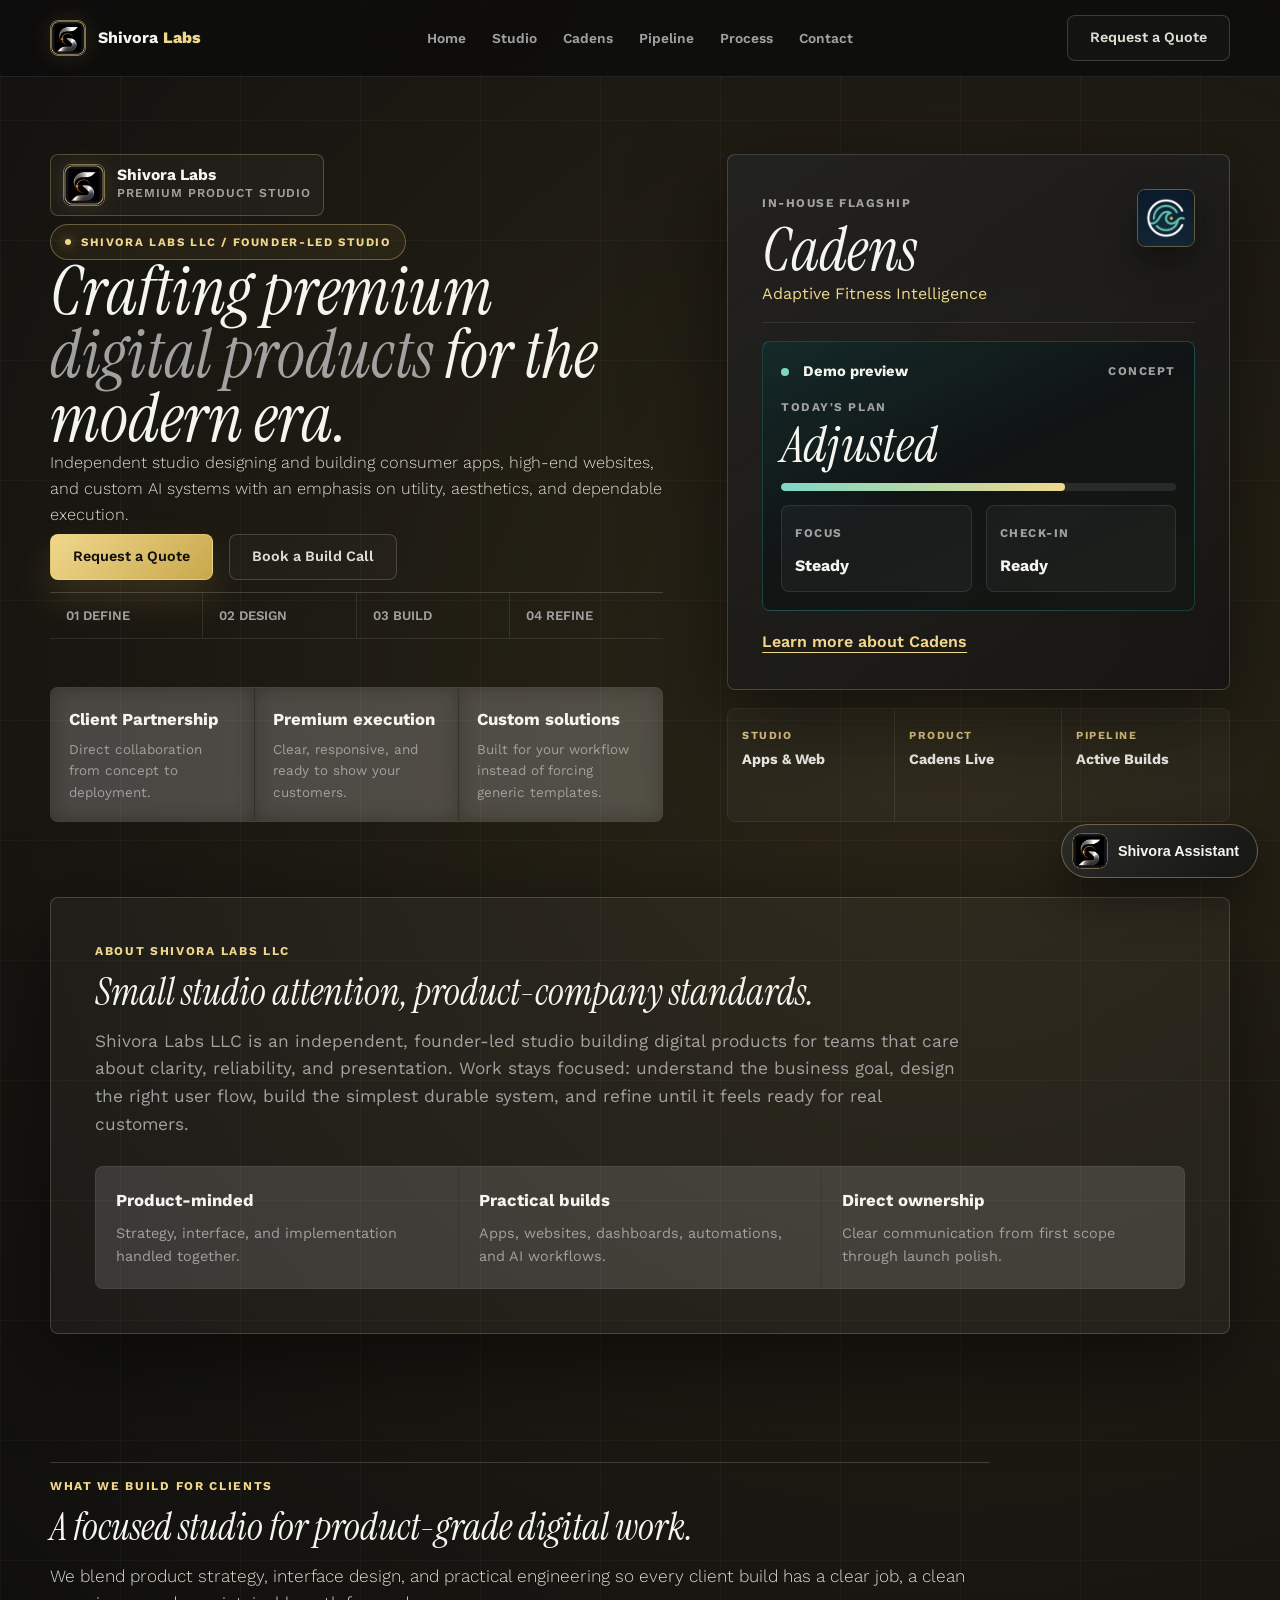
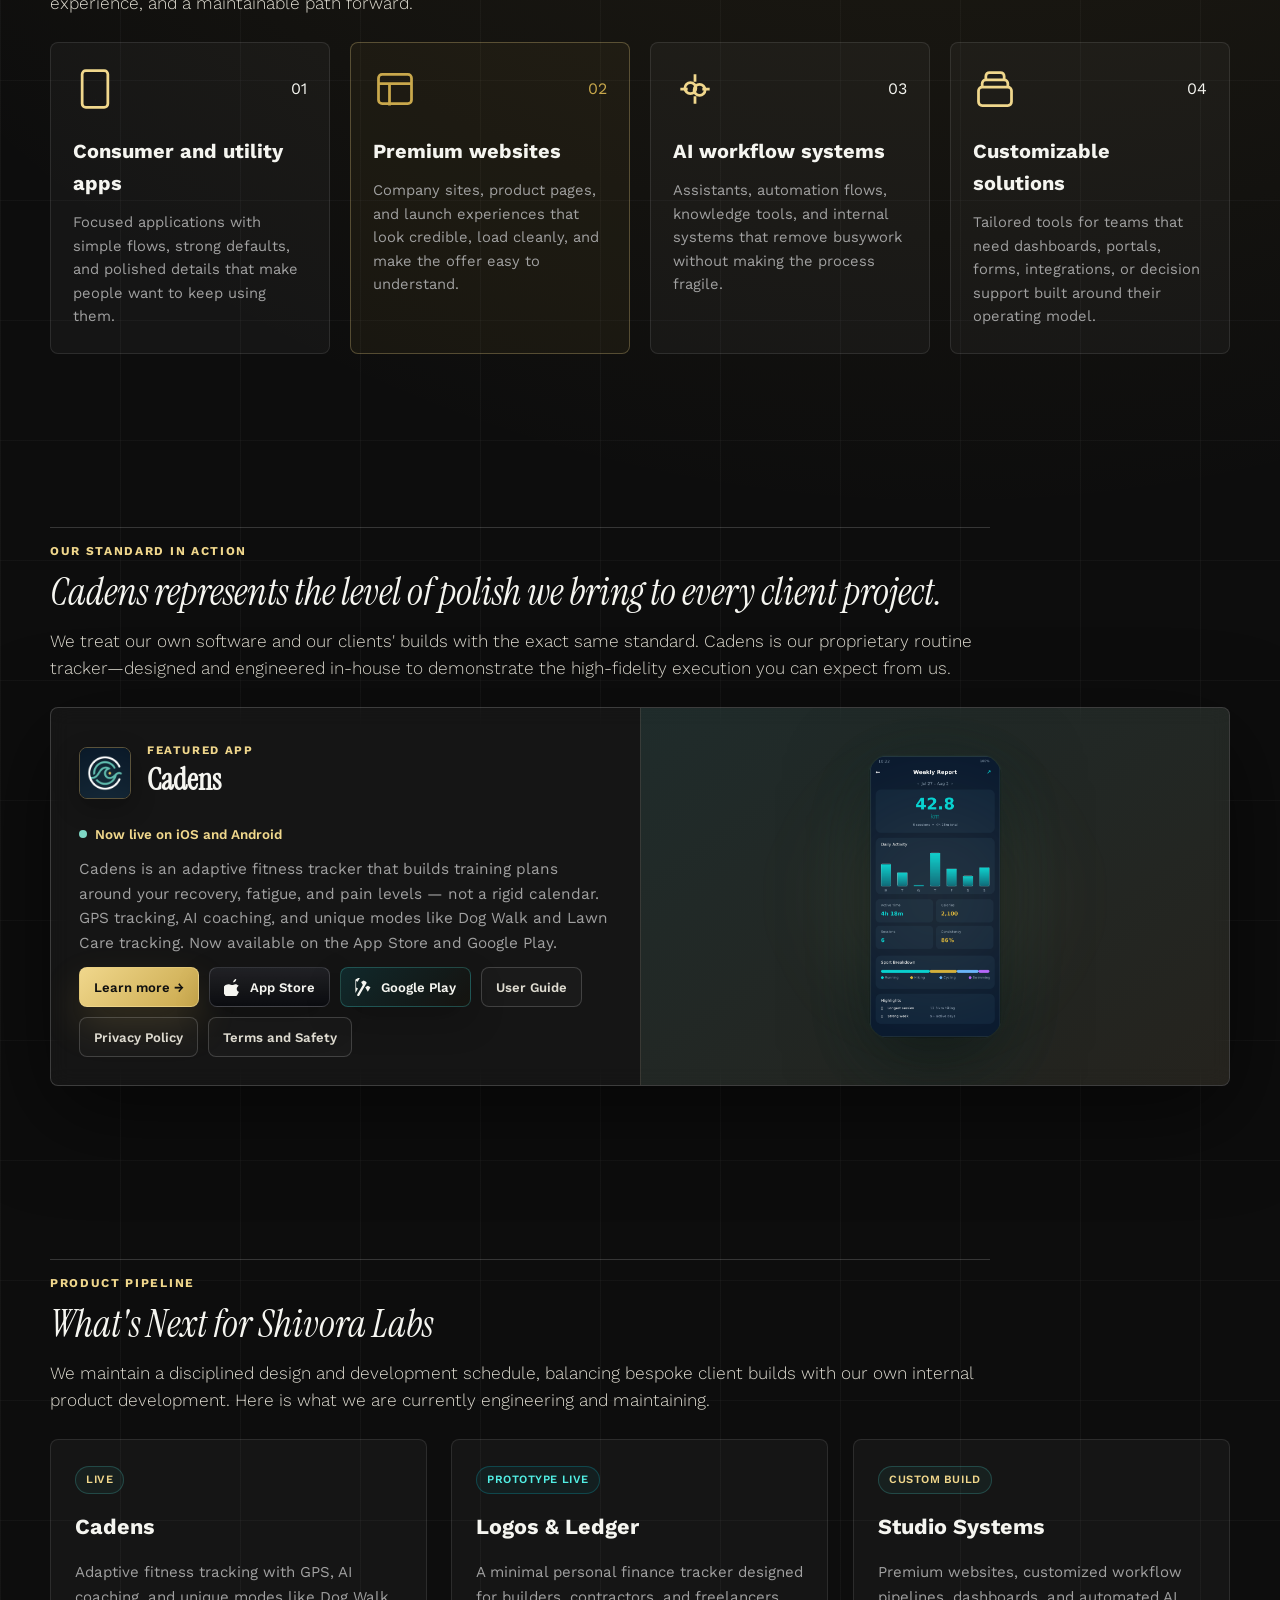
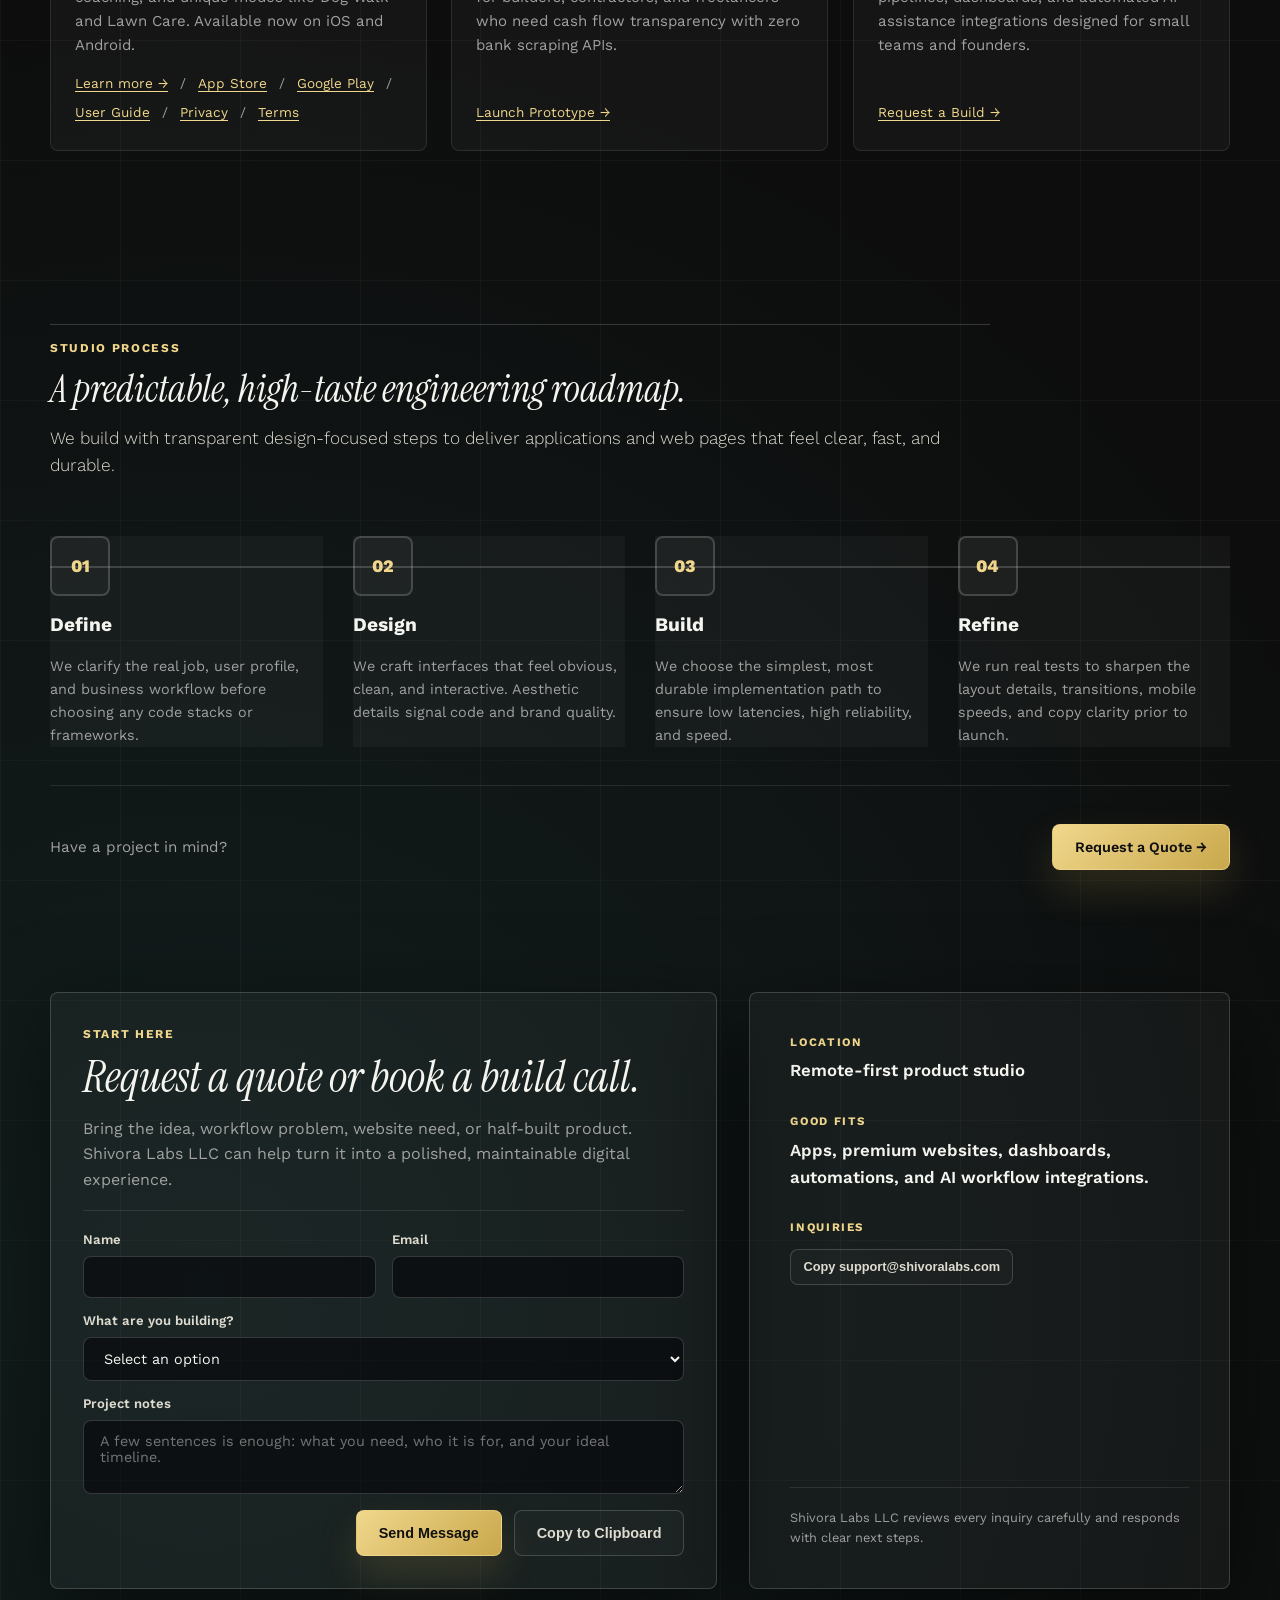
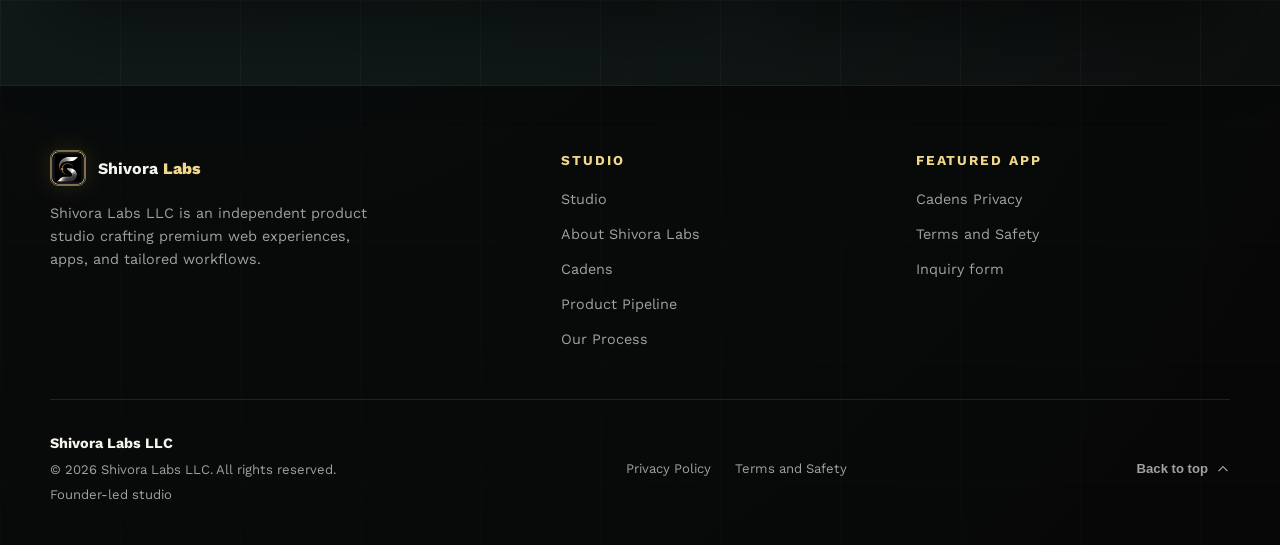
<file: index.html>
<!DOCTYPE html>
<html lang="en">
<head>
  <meta charset="UTF-8" />
  <meta name="viewport" content="width=device-width, initial-scale=1.0" />
  <title>Shivora Labs - Premium Product Studio</title>
  
  <meta name="description" content="Shivora Labs LLC designs and builds premium software: consumer apps, high-end websites, and practical AI workflow systems. Founder-led, product-grade, and built for real use." />
  <meta property="og:title" content="Shivora Labs - Premium Product Studio" />
  <meta property="og:description" content="Founder-led product studio designing premium apps, high-end websites, and practical AI workflow systems." />
  <meta property="og:type" content="website" />
  <meta property="og:image" content="Icons/shivora_logo_refined_square.png" />
  <meta name="twitter:card" content="summary_large_image" />
  <meta name="twitter:title" content="Shivora Labs - Premium Product Studio" />
  <meta name="twitter:description" content="Founder-led software studio for premium apps, websites, and AI workflow systems." />
  
  <!-- Favicon References -->
  <link rel="icon" href="Icons/favicon.ico" sizes="any" />
  <link rel="icon" type="image/png" href="Icons/favicon-32.png" sizes="32x32" />
  <link rel="apple-touch-icon" href="Icons/favicon-180.png" />
  
  <!-- Premium Google Fonts -->
  <link rel="preconnect" href="https://fonts.googleapis.com">
  <link rel="preconnect" href="https://fonts.gstatic.com" crossorigin>
  <link href="https://fonts.googleapis.com/css2?family=Instrument+Serif:ital@0;1&family=Work+Sans:wght@300;400;500;600;700&display=swap" rel="stylesheet">
  
  <!-- External Stylesheets -->
  <link rel="stylesheet" href="styles.css" />
  <link rel="stylesheet" href="animations.css" />
</head>
<body>

  <!-- Background Auroras -->
  <div class="aurora-bg">
    <div class="aurora-1"></div>
    <div class="aurora-2"></div>
  </div>

  <!-- Mobile Navigation Drawer -->
  <div class="mobile-drawer" id="mobileDrawer">
    <a href="#home">Home</a>
    <a href="#studio">Studio</a>
    <a href="#cadens">Cadens</a>
    <a href="#pipeline">Pipeline</a>
    <a href="#process">Process</a>
    <a href="#contact">Contact</a>
    <a class="button primary" style="margin-top: 16px;" href="#contact">Request a Quote</a>
  </div>

  <!-- Navigation Header -->
  <header class="site-header">
    <div class="shell nav" aria-label="Primary navigation">
      <a class="brand" href="/" aria-label="Shivora Labs home">
        <img src="Icons/favicon-120.png" alt="Shivora Labs logo mark" />
        <span>Shivora <strong>Labs</strong></span>
      </a>
      
      <nav class="nav-links" aria-label="Site links">
        <a href="#home">Home</a>
        <a href="#studio">Studio</a>
        <a href="#cadens">Cadens</a>
        <a href="#pipeline">Pipeline</a>
        <a href="#process">Process</a>
        <a href="#contact">Contact</a>
      </nav>
      
      <a class="button secondary" style="display: inline-flex;" href="#contact">Request a Quote</a>
      
      <!-- Mobile hamburger toggle button -->
      <button class="hamburger" aria-label="Toggle Navigation menu" aria-controls="mobileDrawer">
        <svg viewBox="0 0 24 24">
          <path d="M4 6h16M4 12h16M4 18h16" />
        </svg>
      </button>
    </div>
  </header>

  <main>
    <!-- Hero Section -->
    <section class="shell hero reveal hero-enter" id="home">
      <div class="hero-content">
        <div>
          <div class="hero-signature stagger-1" aria-label="Shivora Labs studio identity">
            <img src="Icons/favicon-120.png" alt="Shivora Labs logo mark" />
            <div>
              <strong>Shivora Labs</strong>
              <span>Premium product studio</span>
            </div>
          </div>
          <div class="eyebrow stagger-1">Shivora Labs LLC / Founder-Led Studio</div>
          <h1 class="stagger-2">Crafting premium <span class="text-gradient">digital products</span> for the modern era.</h1>
          <p class="hero-copy stagger-3">
            Independent studio designing and building consumer apps, high-end websites, and custom AI systems with an emphasis on utility, aesthetics, and dependable execution.
          </p>
          <div class="hero-actions stagger-4">
            <a class="button primary" href="#contact">Request a Quote</a>
            <a class="button secondary" href="#contact">Book a Build Call</a>
          </div>
          <div class="process-breadcrumb stagger-5" aria-label="Shivora Labs delivery process">
            <span>01 Define</span>
            <span>02 Design</span>
            <span>03 Build</span>
            <span>04 Refine</span>
          </div>
        </div>
        
        <div class="trust-row stagger-5" aria-label="Shivora Labs focus areas">
          <div class="trust-item">
            <strong>Client Partnership</strong>
            <span>Direct collaboration from concept to deployment.</span>
          </div>
          <div class="trust-item">
            <strong>Premium execution</strong>
            <span>Clear, responsive, and ready to show your customers.</span>
          </div>
          <div class="trust-item">
            <strong>Custom solutions</strong>
            <span>Built for your workflow instead of forcing generic templates.</span>
          </div>
        </div>
      </div>

      <div class="hero-visual stagger-3" aria-label="Shivora Labs brand showcase">
        <div class="brand-card featured-work-card">
          <div class="work-card-head">
            <div>
              <span>In-House Flagship</span>
              <h2>Cadens</h2>
              <p>Adaptive Fitness Intelligence</p>
            </div>
            <img src="Icons/cadens_icon_square_dark_512.png" alt="Cadens app logo icon" />
          </div>
          <div class="cadens-session-card" aria-label="Cadens session interface preview">
            <div class="session-topline">
              <span class="status-dot pulse-dot"></span>
              <strong>Demo preview</strong>
              <span>Concept</span>
            </div>
            <div class="session-metric">
              <span>Today's plan</span>
              <strong>Adjusted</strong>
            </div>
            <div class="session-progress"><span></span></div>
            <div class="session-grid">
              <div>
                <span>Focus</span>
                <strong>Steady</strong>
              </div>
              <div>
                <span>Check-in</span>
                <strong>Ready</strong>
              </div>
            </div>
          </div>
          <a class="text-link-arrow" href="cadens/">Learn more about Cadens</a>
        </div>
        <div class="snapshot">
          <div>
            <span>Studio</span>
            <strong>Apps & Web</strong>
          </div>
          <div>
            <span>Product</span>
            <strong>Cadens Live</strong>
          </div>
          <div>
            <span>Pipeline</span>
            <strong>Active Builds</strong>
          </div>
        </div>
      </div>
    </section>

    <!-- About Trust Section -->
    <section class="shell about-trust" id="about">
      <div class="about-panel reveal">
        <span class="section-kicker">About Shivora Labs LLC</span>
        <h2>Small studio attention, product-company standards.</h2>
        <p>
          Shivora Labs LLC is an independent, founder-led studio building digital products for teams that care about clarity, reliability, and presentation. Work stays focused: understand the business goal, design the right user flow, build the simplest durable system, and refine until it feels ready for real customers.
        </p>
        <div class="about-proof">
          <div>
            <strong>Product-minded</strong>
            <span>Strategy, interface, and implementation handled together.</span>
          </div>
          <div>
            <strong>Practical builds</strong>
            <span>Apps, websites, dashboards, automations, and AI workflows.</span>
          </div>
          <div>
            <strong>Direct ownership</strong>
            <span>Clear communication from first scope through launch polish.</span>
          </div>
        </div>
      </div>
    </section>

    <!-- Services Section -->
    <section class="shell page-section" id="studio">
      <div class="section-head reveal">
        <span class="section-kicker">What We Build for Clients</span>
        <h2>A focused studio for product-grade digital work.</h2>
        <p class="section-lede">
          We blend product strategy, interface design, and practical engineering so every client build has a clear job, a clean experience, and a maintainable path forward.
        </p>
      </div>

      <div class="services-grid">
        <article class="service-card reveal stagger-1">
          <div class="card-top">
            <svg class="service-icon" fill="none" viewBox="0 0 24 24" stroke="currentColor" stroke-width="1.5">
              <rect x="5" y="2" width="14" height="20" rx="2" />
              <path d="M12 18h.01" />
            </svg>
            <div class="card-number">01</div>
          </div>
          <div>
            <h3>Consumer and utility apps</h3>
            <p>Focused applications with simple flows, strong defaults, and polished details that make people want to keep using them.</p>
          </div>
        </article>

        <article class="service-card featured reveal stagger-2">
          <div class="card-top">
            <svg class="service-icon" style="color: var(--neon-purple);" fill="none" viewBox="0 0 24 24" stroke="currentColor" stroke-width="1.5">
              <rect x="3" y="4" width="18" height="16" rx="2" />
              <path d="M3 9h18M9 21V9" />
            </svg>
            <div class="card-number" style="color: var(--neon-purple);">02</div>
          </div>
          <div>
            <h3>Premium websites</h3>
            <p>Company sites, product pages, and launch experiences that look credible, load cleanly, and make the offer easy to understand.</p>
          </div>
        </article>

        <article class="service-card reveal stagger-3">
          <div class="card-top">
            <svg class="service-icon" fill="none" viewBox="0 0 24 24" stroke="currentColor" stroke-width="1.5">
              <path d="M9.5 14.5a3 3 0 100-6 3 3 0 000 6zM14.5 15.5a3 3 0 100-6 3 3 0 000 6z" />
              <path d="M12 4v4M12 16v4M4 12h4M16 12h4" />
            </svg>
            <div class="card-number">03</div>
          </div>
          <div>
            <h3>AI workflow systems</h3>
            <p>Assistants, automation flows, knowledge tools, and internal systems that remove busywork without making the process fragile.</p>
          </div>
        </article>

        <article class="service-card reveal stagger-4">
          <div class="card-top">
            <svg class="service-icon" fill="none" viewBox="0 0 24 24" stroke="currentColor" stroke-width="1.5">
              <path d="M19 11H5m14 0a2 2 0 012 2v6a2 2 0 01-2 2H5a2 2 0 01-2-2v-6a2 2 0 012-2m14 0V9a2 2 0 00-2-2M5 11V9a2 2 0 012-2m0 0V5a2 2 0 012-2h6a2 2 0 012 2v2M7 7h10" />
            </svg>
            <div class="card-number">04</div>
          </div>
          <div>
            <h3>Customizable solutions</h3>
            <p>Tailored tools for teams that need dashboards, portals, forms, integrations, or decision support built around their operating model.</p>
          </div>
        </article>
      </div>
    </section>

    <!-- Cadens Section -->
    <section class="shell page-section" id="cadens">
      <div class="section-head reveal">
        <span class="section-kicker">Our Standard in Action</span>
        <h2>Cadens represents the level of polish we bring to every client project.</h2>
        <p class="section-lede">
          We treat our own software and our clients' builds with the exact same standard. Cadens is our proprietary routine tracker—designed and engineered in-house to demonstrate the high-fidelity execution you can expect from us.
        </p>
      </div>

      <div class="product-panel reveal">
        <article class="product-copy">
          <div class="product-title">
            <img src="Icons/cadens_icon_square_dark_512.png" alt="Cadens app logo icon" />
            <div>
              <span>Featured App</span>
              <h3>Cadens</h3>
            </div>
          </div>

          <div class="status-indicator">
            <span class="status-dot pulse-dot"></span>
            <span>Now live on iOS and Android</span>
          </div>

          <p>
            Cadens is an adaptive fitness tracker that builds training plans around your recovery, fatigue, and pain levels — not a rigid calendar. GPS tracking, AI coaching, and unique modes like Dog Walk and Lawn Care tracking. Now available on the App Store and Google Play.
          </p>

          <div class="product-links">
            <a class="button primary" href="cadens/">Learn more →</a>
            <a class="button store-link" href="https://apps.apple.com/us/app/cadens-fitness/id6807950958" target="_blank" rel="noopener" aria-label="Download Cadens Fitness on the App Store">
              <svg viewBox="0 0 24 24" aria-hidden="true"><path d="M16.36 1.45c0 1.08-.44 2.11-1.16 2.89-.77.84-2.02 1.49-3.03 1.4-.12-1.03.43-2.13 1.12-2.88.77-.83 2.12-1.45 3.07-1.41zm3.58 16.92c-.61 1.4-.9 2.03-1.68 3.27-1.09 1.68-2.62 3.78-4.52 3.8-1.69.02-2.13-1.1-4.42-1.09-2.29.01-2.77 1.11-4.46 1.09-1.89-.02-3.34-1.92-4.43-3.61C-2.59 17.1-1.62 11.58 2.05 9.4c1.31-.78 3.04-1.21 4.6-1.21 1.65 0 3.02 1.14 4.43 1.14 1.36 0 2.2-1.14 4.17-1.14 1.49 0 3.07.81 4.38 2.2-3.85 2.11-3.23 7.59.31 7.98z"/></svg>
              App Store
            </a>
            <a class="button store-link google" href="https://play.google.com/store/apps/details?id=com.shivoralabs.cadens" target="_blank" rel="noopener" aria-label="Get Cadens Fitness on Google Play">
              <svg viewBox="0 0 24 24" aria-hidden="true"><path d="M3.18 23.76a2 2 0 0 0 2.78-.78l9.7-16.8-2.2-2.2-10.28 17.8a2 2 0 0 0 0 2zm17.44-11.38-3.5-2-3.5 2 3.5 6.04 3.5-6.04zm-9-9-3.5 2 3.5 6.04L15.12 5.38l-3.5-2zM3.5 1.24a2 2 0 0 0-2 0 2 2 0 0 0-1 1.74v17.04l3.5-6.04-2.5-1.44V3.98l2 1.16 3.5-6.04A2 2 0 0 0 3.5 1.24z"/></svg>
              Google Play
            </a>
            <a class="button secondary" href="cadens/guide/">User Guide</a>
            <a class="button secondary" href="cadens/privacy/">Privacy Policy</a>
            <a class="button secondary" href="cadens/terms/">Terms and Safety</a>
          </div>
        </article>

        <!-- Premium CSS Phone Mockup Visual -->
        <div class="product-visual">
          <img src="Icons/cadens_screen_weekly_report.png" alt="Cadens App Screen - Weekly Report" style="width: 210px; height: auto; display: block;" class="float-mockup" />
        </div>
      </div>
    </section>

    <!-- Product Pipeline Section -->
    <section class="shell page-section" id="pipeline">
      <div class="section-head reveal">
        <span class="section-kicker">Product Pipeline</span>
        <h2>What's Next for Shivora Labs</h2>
        <p class="section-lede">
          We maintain a disciplined design and development schedule, balancing bespoke client builds with our own internal product development. Here is what we are currently engineering and maintaining.
        </p>
      </div>

      <div class="coming-grid">
        <article class="coming-card reveal stagger-1">
          <span class="status-pill">Live</span>
          <h3>Cadens</h3>
          <p>Adaptive fitness tracking with GPS, AI coaching, and unique modes like Dog Walk and Lawn Care. Available now on iOS and Android.</p>
          <div class="mini-links">
            <a href="cadens/">Learn more →</a>
            <span>/</span>
            <a href="https://apps.apple.com/us/app/cadens-fitness/id6807950958" target="_blank" rel="noopener">App Store</a>
            <span>/</span>
            <a href="https://play.google.com/store/apps/details?id=com.shivoralabs.cadens" target="_blank" rel="noopener">Google Play</a>
            <span>/</span>
            <a href="cadens/guide/">User Guide</a>
            <span>/</span>
            <a href="cadens/privacy/">Privacy</a>
            <span>/</span>
            <a href="cadens/terms/">Terms</a>
          </div>
        </article>

        <article class="coming-card reveal stagger-2">
          <span class="status-pill" style="color:var(--cosmic-cyan); border-color:rgba(0,229,255,0.2); background:rgba(0,229,255,0.05)">Prototype Live</span>
          <h3>Logos &amp; Ledger</h3>
          <p>A minimal personal finance tracker designed for builders, contractors, and freelancers who need cash flow transparency with zero bank scraping APIs.</p>
          <div class="mini-links">
            <a href="logos-ledger/">Launch Prototype &rarr;</a>
          </div>
        </article>

        <article class="coming-card reveal stagger-3">
          <span class="status-pill">Custom Build</span>
          <h3>Studio Systems</h3>
          <p>Premium websites, customized workflow pipelines, dashboards, and automated AI assistance integrations designed for small teams and founders.</p>
          <div class="mini-links">
            <a href="#contact">Request a Build →</a>
          </div>
        </article>
      </div>
    </section>

    <!-- Studio Process Section -->
    <section class="shell page-section" id="process">
      <div class="section-head reveal">
        <span class="section-kicker">Studio Process</span>
        <h2>A predictable, high-taste engineering roadmap.</h2>
        <p class="section-lede">
          We build with transparent design-focused steps to deliver applications and web pages that feel clear, fast, and durable.
        </p>
      </div>

      <div class="process-grid-timeline reveal">
        <div class="process-step stagger-1">
          <div class="process-badge">01</div>
          <h3>Define</h3>
          <p>We clarify the real job, user profile, and business workflow before choosing any code stacks or frameworks.</p>
        </div>

        <div class="process-step stagger-2">
          <div class="process-badge">02</div>
          <h3>Design</h3>
          <p>We craft interfaces that feel obvious, clean, and interactive. Aesthetic details signal code and brand quality.</p>
        </div>

        <div class="process-step stagger-3">
          <div class="process-badge">03</div>
          <h3>Build</h3>
          <p>We choose the simplest, most durable implementation path to ensure low latencies, high reliability, and speed.</p>
        </div>

        <div class="process-step stagger-4">
          <div class="process-badge">04</div>
          <h3>Refine</h3>
          <p>We run real tests to sharpen the layout details, transitions, mobile speeds, and copy clarity prior to launch.</p>
        </div>
      </div>

      <div class="process-cta reveal">
        <p>Have a project in mind?</p>
        <a href="#contact" class="button primary">Request a Quote →</a>
      </div>
    </section>

    <!-- Contact Section -->
    <section class="shell page-section" id="contact">
      <div class="contact-wrap reveal">
        <div class="contact-card">
          <span class="section-kicker">Start Here</span>
          <h2>Request a quote or book a build call.</h2>
          <p>
            Bring the idea, workflow problem, website need, or half-built product. Shivora Labs LLC can help turn it into a polished, maintainable digital experience.
          </p>

          <!-- Inline Form for Low Friction -->
          <form class="contact-mini-form" action="https://formsubmit.co/ajax/b00fd784d95751b980b581f88b628447" method="POST">
            <!-- Honeypot -->
            <input type="text" name="_honey" style="display:none" tabindex="-1" autocomplete="off" />
            <input type="hidden" name="_subject" value="New inline inquiry from Shivora Labs website" />
            <input type="hidden" name="_template" value="table" />
            <input type="hidden" name="_captcha" value="false" />

            <div class="field">
              <label for="inline-name">Name</label>
              <input id="inline-name" name="name" autocomplete="name" required />
            </div>

            <div class="field">
              <label for="inline-email">Email</label>
              <input id="inline-email" name="email" type="email" autocomplete="email" required />
            </div>

            <div class="field full-width">
              <label for="inline-project">What are you building?</label>
              <select id="inline-project" name="project" required>
                <option value="">Select an option</option>
                <option>Request a quote or build call</option>
                <option>App or product idea</option>
                <option>Website or landing page</option>
                <option>Custom workflow system</option>
                <option>AI automation or assistant</option>
                <option>Something else</option>
              </select>
            </div>

            <div class="field full-width">
              <label for="inline-message">Project notes</label>
              <textarea id="inline-message" name="message" placeholder="A few sentences is enough: what you need, who it is for, and your ideal timeline." required></textarea>
            </div>

            <div class="actions" style="display: flex; gap: 12px; align-items: center;">
              <button class="button primary" type="submit" id="inline-submit">Send Message</button>
              <button class="button secondary" type="button" id="inline-copy-message" title="Copy your message to clipboard to send via another channel">Copy to Clipboard</button>
            </div>
            
            <p id="inline-form-status" style="display: none; grid-column: span 2; border: 1px solid var(--line-strong); padding: 12px; border-radius: var(--radius); margin-top: 12px; font-size: 0.85rem; background: rgba(0, 229, 255, 0.05); color: var(--text);"></p>
          </form>
        </div>

        <aside class="contact-side" aria-label="Company details">
          <dl>
            <div>
              <dt>Location</dt>
              <dd>Remote-first product studio</dd>
            </div>
            <div>
              <dt>Good fits</dt>
              <dd>Apps, premium websites, dashboards, automations, and AI workflow integrations.</dd>
            </div>
            <div>
              <dt>Inquiries</dt>
              <dd>
                <button onclick="window.copyEmailHelper('support@shivoralabs.com', 'Email copied to clipboard!', 'inline-form-status')" class="button secondary" style="min-height:36px; padding: 0 12px; font-size:0.8rem; margin-top:6px;" type="button">
                  Copy support@shivoralabs.com
                </button>
              </dd>
            </div>
          </dl>
          
          <div style="font-size:0.8rem; color:var(--muted); border-top: 1px solid var(--line); padding-top:20px; margin-top:20px;">
            Shivora Labs LLC reviews every inquiry carefully and responds with clear next steps.
          </div>
        </aside>
      </div>
    </section>
  </main>

  <!-- Sleek 3-Column Footer -->
  <footer class="site-footer">
    <div class="shell">
      <div class="footer-top">
        <div class="footer-brand">
          <a class="brand" href="/" aria-label="Shivora Labs home">
            <img src="Icons/favicon-120.png" alt="Shivora Labs logo mark" />
            <span>Shivora <strong>Labs</strong></span>
          </a>
          <p class="footer-desc">
            Shivora Labs LLC is an independent product studio crafting premium web experiences, apps, and tailored workflows.
          </p>
        </div>

        <div class="footer-links-col">
          <h4>Studio</h4>
          <ul>
            <li><a href="#studio">Studio</a></li>
            <li><a href="#about">About Shivora Labs</a></li>
            <li><a href="#cadens">Cadens</a></li>
            <li><a href="#pipeline">Product Pipeline</a></li>
            <li><a href="#process">Our Process</a></li>
          </ul>
        </div>

        <div class="footer-links-col">
          <h4>Featured App</h4>
          <ul>
            <li><a href="cadens/privacy/">Cadens Privacy</a></li>
            <li><a href="cadens/terms/">Terms and Safety</a></li>
            <li><a href="#contact">Inquiry form</a></li>
          </ul>
        </div>
      </div>

      <div class="footer-bottom">
        <div class="footer-legal-block">
          <strong>Shivora Labs LLC</strong>
          <span>&copy; <span id="year"></span> Shivora Labs LLC. All rights reserved.</span>
          <span>Founder-led studio</span>
        </div>
        
        <div class="footer-legal">
          <a href="cadens/privacy/">Privacy Policy</a>
          <a href="cadens/terms/">Terms and Safety</a>
        </div>

        <button class="back-to-top" aria-label="Scroll back to top">
          <span>Back to top</span>
          <svg style="width:14px; height:14px; fill:none; stroke:currentColor; stroke-width:2; stroke-linecap:round" viewBox="0 0 24 24">
            <path d="M5 15l7-7 7 7" />
          </svg>
        </button>
      </div>
    </div>
  </footer>

  <!-- Include Core Javascript -->
  <script src="script.js"></script>
  <script>
    document.getElementById("year").textContent = new Date().getFullYear();

    // Inline Form Submission Interactivity
    const inlineForm = document.querySelector(".contact-mini-form");
    const inlineStatus = document.getElementById("inline-form-status");
    const inlineSubmit = document.getElementById("inline-submit");
    const inlineCopyBtn = document.getElementById("inline-copy-message");

    if (inlineCopyBtn && inlineForm) {
      inlineCopyBtn.addEventListener("click", () => {
        if (!inlineForm.reportValidity()) return;
        const name = inlineForm.elements.name.value.trim();
        const email = inlineForm.elements.email.value.trim();
        const project = inlineForm.elements.project.value;
        const message = inlineForm.elements.message.value.trim();
        const bodyText = `To: support@shivoralabs.com\n\nName: ${name}\nEmail: ${email}\nProject type: ${project}\n\nProject notes:\n${message}`;
        
        window.copyEmailHelper(bodyText, "Prepared message copied for your records.", "inline-form-status");
      });
    }

    if (inlineForm) {
      inlineForm.addEventListener("submit", (e) => {
        e.preventDefault();
        inlineSubmit.disabled = true;
        inlineSubmit.textContent = "Sending...";

        const data = {
          name: inlineForm.elements.name.value.trim(),
          email: inlineForm.elements.email.value.trim(),
          project: inlineForm.elements.project.value,
          message: inlineForm.elements.message.value.trim(),
          _subject: "Inline inquiry from " + inlineForm.elements.name.value.trim(),
          _template: "table",
          _captcha: "false",
          _honey: inlineForm.elements._honey.value
        };

        fetch(inlineForm.action, {
          method: "POST",
          headers: {
            "Content-Type": "application/json",
            "Accept": "application/json"
          },
          body: JSON.stringify(data)
        })
        .then(response => {
          if (!response.ok) throw new Error();
          return response.json();
        })
        .then(() => {
          inlineForm.reset();
          inlineStatus.textContent = "Thank you. Your project note has been received.";
          inlineStatus.style.display = "block";
          inlineStatus.style.borderColor = "var(--cosmic-cyan)";
          setTimeout(() => {
            inlineStatus.style.display = "none";
          }, 5000);
        })
        .catch(() => {
          inlineStatus.textContent = "Message could not be sent. Please copy your note and email support@shivoralabs.com.";
          inlineStatus.style.display = "block";
          inlineStatus.style.borderColor = "rgba(220, 53, 69, 0.4)";
        })
        .finally(() => {
          inlineSubmit.disabled = false;
          inlineSubmit.textContent = "Send Message";
        });
      });
    }
  </script>
</body>
</html>
</file>
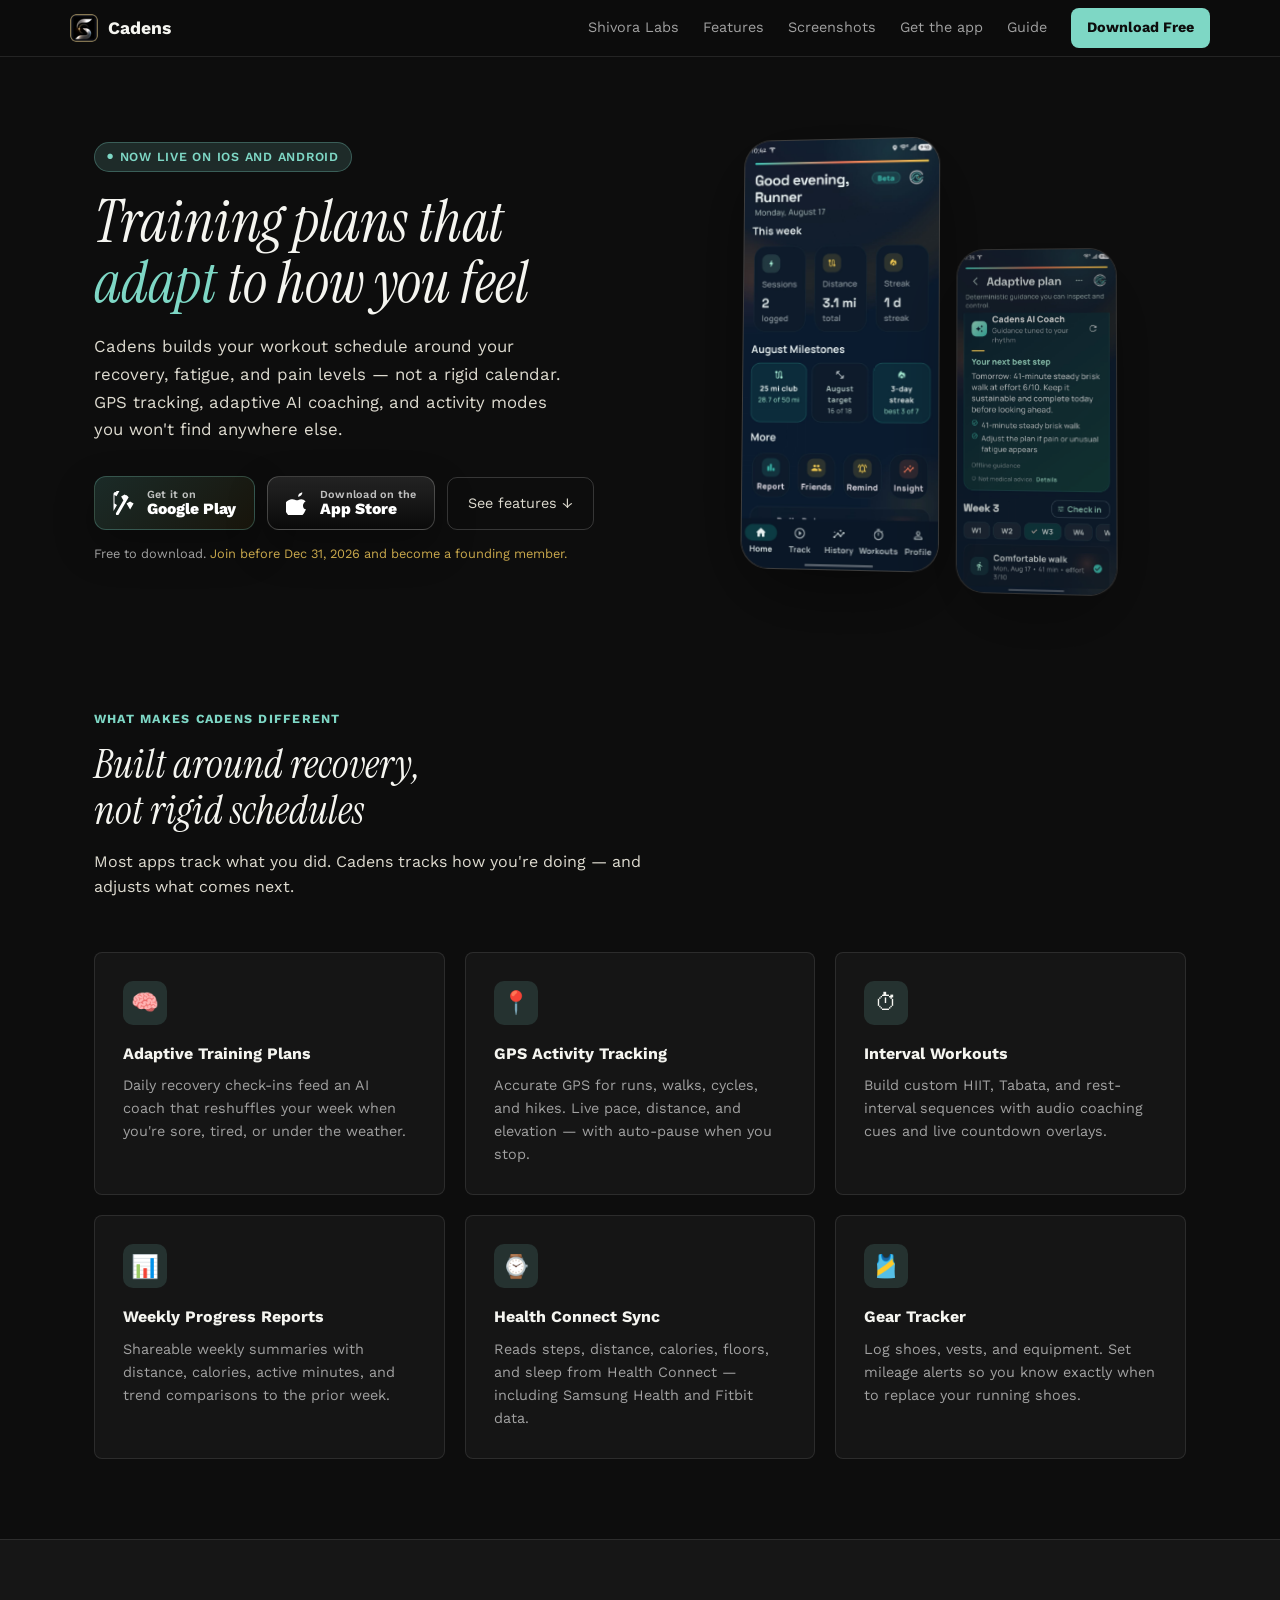
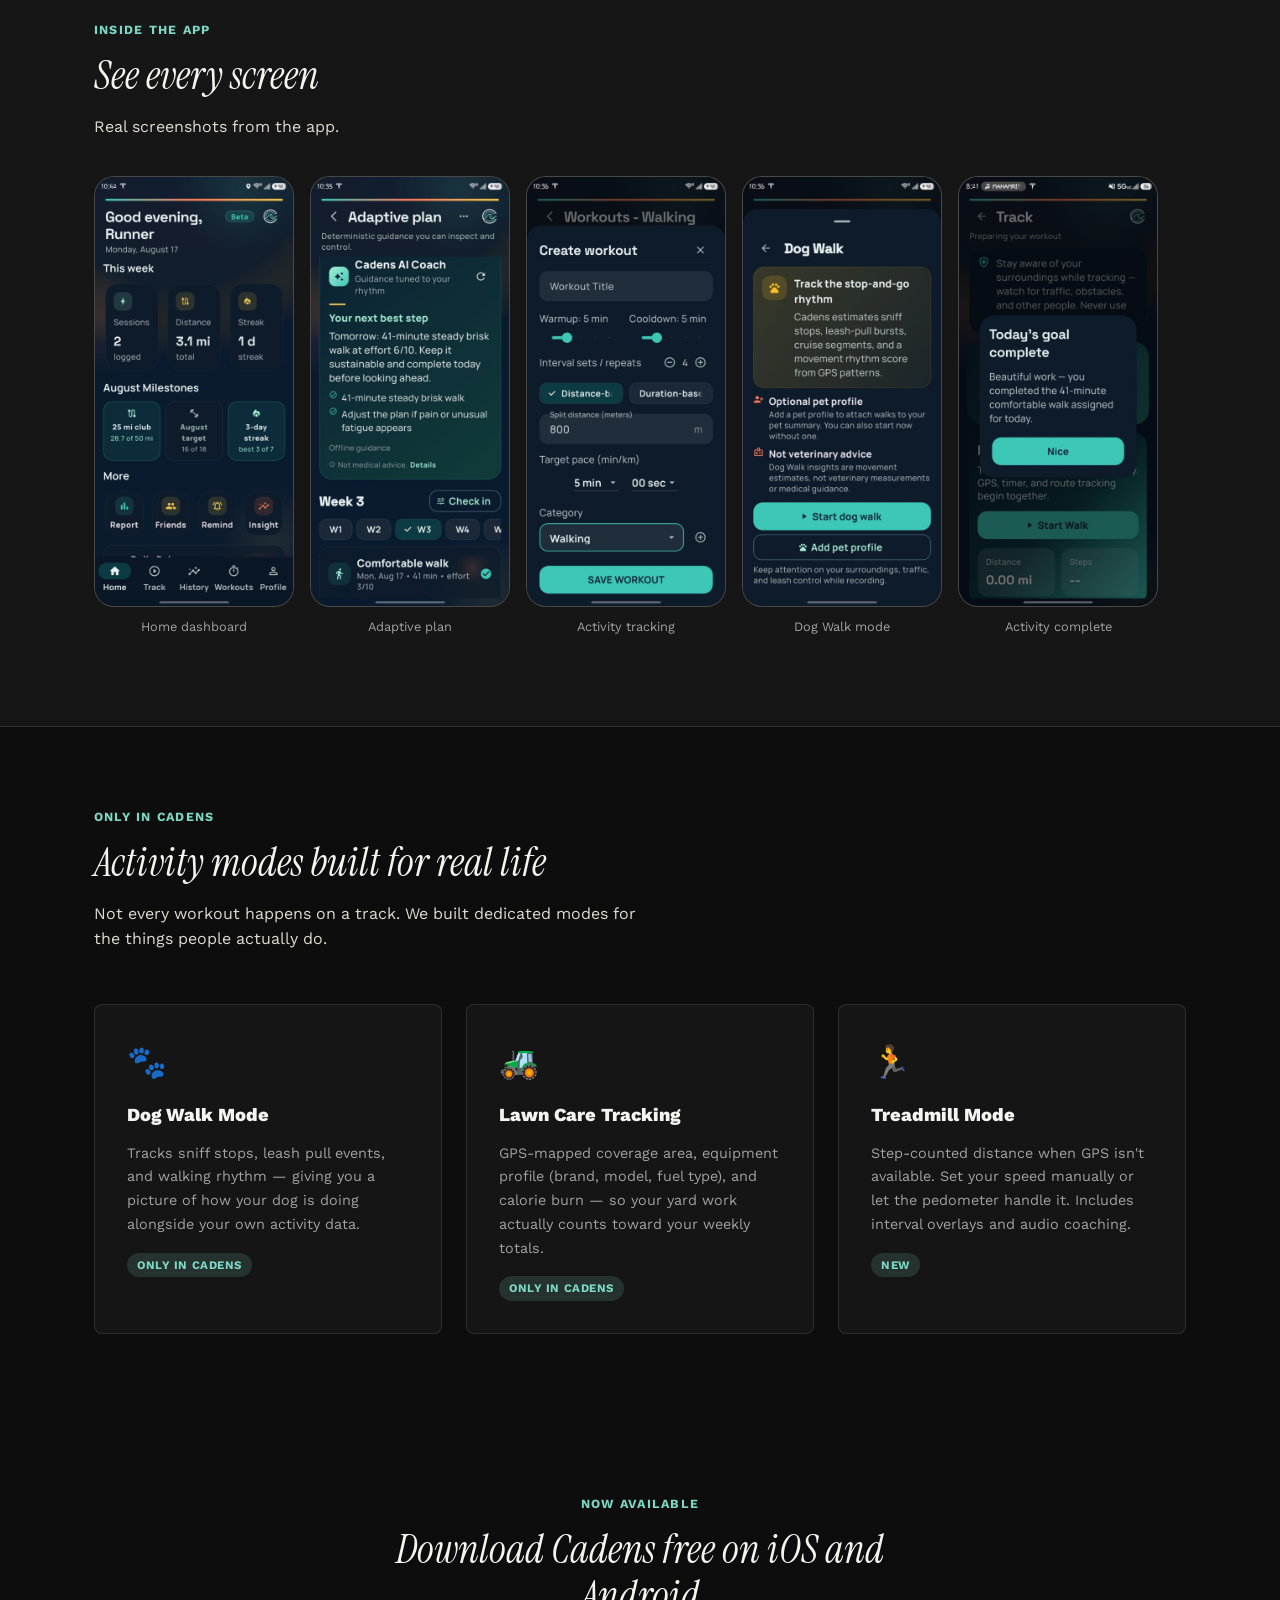
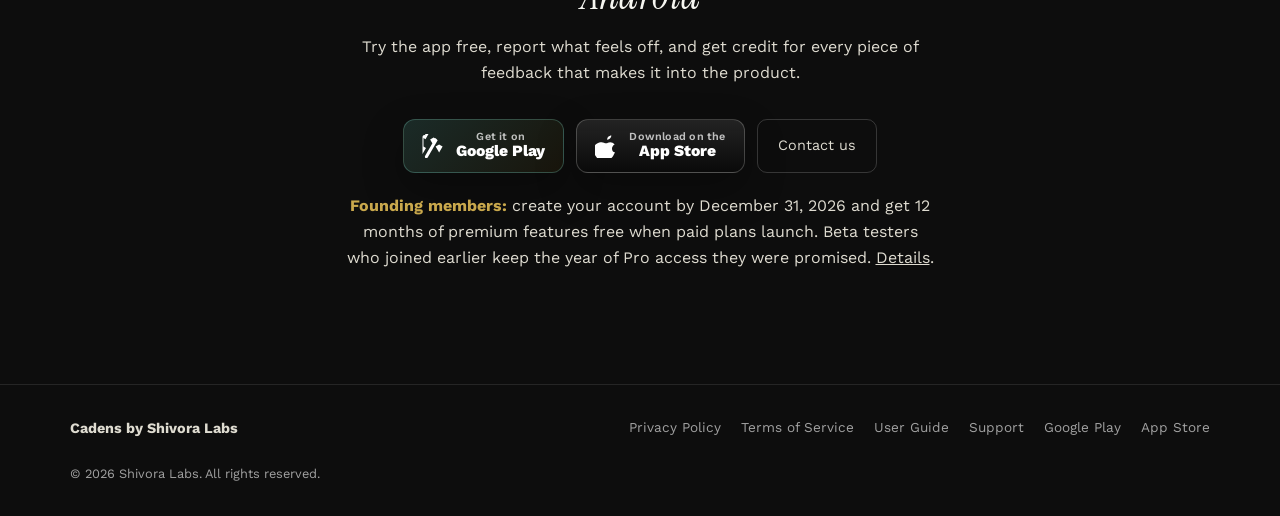
<file: cadens/index.html>
<!DOCTYPE html>
<html lang="en">
<head>
  <meta charset="UTF-8" />
  <meta name="viewport" content="width=device-width, initial-scale=1.0" />
  <title>Cadens — Adaptive Fitness Tracking</title>
  <meta name="description" content="Cadens is an adaptive training plan and activity tracker that adjusts to your fatigue, pain, and recovery. Dog Walk, Lawn Care, and AI Coach included." />
  <meta property="og:title" content="Cadens — Adaptive Fitness Tracking" />
  <meta property="og:description" content="Training plans that adapt to how you actually feel. Now available on iOS and Android." />
  <meta property="og:type" content="website" />
  <meta property="og:image" content="../Icons/cadens_logo_full_wide_dark.png" />
  <link rel="icon" href="../Icons/favicon.ico" sizes="any" />
  <link rel="icon" type="image/png" href="../Icons/favicon-32.png" sizes="32x32" />
  <link rel="apple-touch-icon" href="../Icons/favicon-180.png" />
  <link rel="preconnect" href="https://fonts.googleapis.com">
  <link rel="preconnect" href="https://fonts.gstatic.com" crossorigin>
  <link href="https://fonts.googleapis.com/css2?family=Instrument+Serif:ital@0;1&family=Work+Sans:wght@300;400;500;600;700&display=swap" rel="stylesheet">
  <style>
    :root {
      --bg: #0d0d0d;
      --panel: rgba(255, 255, 255, 0.035);
      --panel-2: rgba(255, 255, 255, 0.055);
      --line: rgba(245, 245, 240, 0.1);
      --line-strong: rgba(245, 245, 240, 0.18);
      --text: #f5f5f0;
      --soft: #dedbd0;
      --muted: #a1a1a1;
      --teal: #7ed7c5;
      --teal-dim: rgba(126, 215, 197, 0.15);
      --gold: #c9a84c;
      --gold-2: #f0d78c;
      --shadow: 0 24px 80px rgba(0, 0, 0, 0.46);
      --radius: 8px;
      --max: 1140px;
      --font-display: 'Instrument Serif', Georgia, serif;
      --font-sans: 'Work Sans', system-ui, -apple-system, sans-serif;
    }

    *, *::before, *::after { box-sizing: border-box; margin: 0; padding: 0; }

    html {
      scroll-behavior: smooth;
      scroll-padding-top: 80px;
    }

    body {
      background: var(--bg);
      color: var(--text);
      font-family: var(--font-sans);
      line-height: 1.6;
      -webkit-font-smoothing: antialiased;
    }

    h1, h2 { font-family: var(--font-display); font-style: italic; font-weight: 400; letter-spacing: 0; }

    a { color: var(--teal); text-decoration: none; }
    a:hover { text-decoration: underline; }

    /* ── NAV ─────────────────────────────────────────────────────────────── */
    nav {
      position: sticky;
      top: 0;
      z-index: 100;
      background: rgba(13, 13, 13, 0.88);
      backdrop-filter: blur(16px);
      -webkit-backdrop-filter: blur(16px);
      border-bottom: 1px solid var(--line);
      padding: 0 24px;
    }
    .nav-inner {
      max-width: var(--max);
      margin: 0 auto;
      display: flex;
      align-items: center;
      justify-content: space-between;
      height: 56px;
      gap: 16px;
    }
    .nav-logo {
      display: flex;
      align-items: center;
      gap: 10px;
      font-weight: 700;
      font-size: 1.1rem;
      color: var(--text);
      text-decoration: none;
    }
    .nav-logo img { width: 28px; height: 28px; border-radius: 6px; }
    .nav-links { display: flex; align-items: center; gap: 24px; }
    .nav-links a { color: var(--muted); font-size: 0.9rem; transition: color 0.15s; }
    .nav-links a:hover { color: var(--text); text-decoration: none; }
    .nav-cta {
      display: inline-flex;
      align-items: center;
      gap: 8px;
      background: var(--teal);
      color: #0d0d0d !important;
      font-weight: 700;
      font-size: 0.85rem;
      padding: 8px 16px;
      border-radius: 8px;
      transition: opacity 0.15s;
    }
    .nav-cta:hover { opacity: 0.85; text-decoration: none; }

    /* ── HERO ────────────────────────────────────────────────────────────── */
    .hero {
      max-width: var(--max);
      margin: 0 auto;
      padding: 80px 24px 60px;
      display: grid;
      grid-template-columns: 1fr 1fr;
      gap: 60px;
      align-items: center;
    }
    .hero-badge {
      display: inline-flex;
      align-items: center;
      gap: 6px;
      background: var(--teal-dim);
      border: 1px solid rgba(126, 215, 197, 0.3);
      color: var(--teal);
      font-size: 0.78rem;
      font-weight: 600;
      letter-spacing: 0.06em;
      text-transform: uppercase;
      padding: 4px 12px;
      border-radius: 100px;
      margin-bottom: 20px;
    }
    .hero-badge::before { content: '●'; font-size: 0.5rem; animation: pulse 2s infinite; }
    @keyframes pulse { 0%,100%{opacity:1} 50%{opacity:0.4} }
    h1 {
      font-size: clamp(2.4rem, 5vw, 3.6rem);
      line-height: 1.05;
      margin-bottom: 20px;
    }
    h1 em { font-style: italic; color: var(--teal); }
    .hero-sub {
      font-size: 1.05rem;
      color: var(--soft);
      max-width: 480px;
      margin-bottom: 32px;
      line-height: 1.65;
    }
    .hero-actions { display: flex; flex-wrap: wrap; gap: 12px; align-items: center; }
    .btn-primary {
      display: inline-flex;
      align-items: center;
      gap: 10px;
      background: var(--teal);
      color: #0d0d0d;
      font-weight: 800;
      font-size: 0.95rem;
      padding: 14px 24px;
      border-radius: 10px;
      transition: opacity 0.15s, transform 0.15s;
    }
    .btn-primary:hover { opacity: 0.88; transform: translateY(-1px); text-decoration: none; }
    .btn-primary svg { width: 20px; height: 20px; }
    .store-button {
      display: inline-flex;
      align-items: center;
      gap: 10px;
      min-height: 54px;
      padding: 10px 18px;
      border-radius: 12px;
      border: 1px solid rgba(245, 245, 240, 0.22);
      background:
        linear-gradient(180deg, rgba(255, 255, 255, 0.12), rgba(255, 255, 255, 0.02)),
        #050505;
      color: #fff;
      box-shadow: 0 16px 40px rgba(0, 0, 0, 0.28);
      transition: transform 0.15s, border-color 0.15s, box-shadow 0.15s;
    }
    .store-button.google {
      border-color: rgba(126, 215, 197, 0.28);
      background:
        linear-gradient(135deg, rgba(126, 215, 197, 0.18), rgba(201, 168, 76, 0.1)),
        #050505;
    }
    .store-button:hover {
      transform: translateY(-1px);
      border-color: rgba(126, 215, 197, 0.48);
      box-shadow: 0 18px 50px rgba(0, 0, 0, 0.36);
      text-decoration: none;
    }
    .store-button svg { width: 24px; height: 24px; flex: 0 0 auto; }
    .store-copy { display: grid; line-height: 1.08; }
    .store-copy small {
      color: rgba(255, 255, 255, 0.72);
      font-size: 0.68rem;
      font-weight: 600;
      letter-spacing: 0.02em;
    }
    .store-copy strong {
      color: #fff;
      font-size: 0.98rem;
      font-weight: 800;
      letter-spacing: 0;
    }
    .btn-ghost {
      display: inline-flex;
      align-items: center;
      gap: 8px;
      color: var(--soft);
      font-size: 0.9rem;
      padding: 14px 20px;
      border: 1px solid var(--line-strong);
      border-radius: 10px;
      transition: border-color 0.15s, color 0.15s;
    }
    .btn-ghost:hover { border-color: var(--teal); color: var(--teal); text-decoration: none; }
    .hero-note { margin-top: 14px; font-size: 0.8rem; color: var(--muted); }
    .hero-note a { color: var(--gold); }

    /* hero phone mockup */
    .hero-visual {
      display: flex;
      justify-content: center;
      align-items: flex-end;
      gap: 16px;
      perspective: 1000px;
    }
    .phone-frame {
      background: var(--panel);
      border: 1px solid var(--line-strong);
      border-radius: 28px;
      overflow: hidden;
      box-shadow: var(--shadow);
      flex-shrink: 0;
    }
    .phone-frame.main { width: 200px; transform: rotateY(-6deg) rotateX(2deg); }
    .phone-frame.side { width: 160px; transform: rotateY(-6deg) rotateX(2deg) translateY(24px); opacity: 0.75; }
    .phone-frame img { width: 100%; display: block; }

    /* ── FEATURES ────────────────────────────────────────────────────────── */
    .section {
      max-width: var(--max);
      margin: 0 auto;
      padding: 80px 24px;
    }
    .section-label {
      font-size: 0.78rem;
      font-weight: 700;
      letter-spacing: 0.1em;
      text-transform: uppercase;
      color: var(--teal);
      margin-bottom: 12px;
    }
    h2 {
      font-size: clamp(1.7rem, 3.5vw, 2.5rem);
      line-height: 1.15;
      margin-bottom: 16px;
    }
    .section-sub {
      color: var(--soft);
      font-size: 1rem;
      max-width: 560px;
      margin-bottom: 52px;
    }
    .features-grid {
      display: grid;
      grid-template-columns: repeat(auto-fit, minmax(280px, 1fr));
      gap: 20px;
    }
    .feat-card {
      background: var(--panel);
      border: 1px solid var(--line);
      border-radius: var(--radius);
      padding: 28px;
      transition: border-color 0.2s;
    }
    .feat-card:hover { border-color: var(--line-strong); }
    .feat-icon {
      width: 44px;
      height: 44px;
      background: var(--teal-dim);
      border-radius: 10px;
      display: flex;
      align-items: center;
      justify-content: center;
      font-size: 1.4rem;
      margin-bottom: 16px;
    }
    .feat-card h3 {
      font-size: 1rem;
      font-weight: 700;
      margin-bottom: 8px;
    }
    .feat-card p { font-size: 0.9rem; color: var(--muted); line-height: 1.6; }

    /* ── SCREENSHOTS ─────────────────────────────────────────────────────── */
    .screenshots-section {
      background: var(--panel);
      border-top: 1px solid var(--line);
      border-bottom: 1px solid var(--line);
    }
    .screenshots-inner {
      max-width: var(--max);
      margin: 0 auto;
      padding: 80px 24px;
    }
    .screenshots-scroll {
      display: flex;
      gap: 16px;
      overflow-x: auto;
      padding-bottom: 8px;
      scrollbar-width: thin;
      scrollbar-color: var(--line-strong) transparent;
    }
    .screenshots-scroll::-webkit-scrollbar { height: 4px; }
    .screenshots-scroll::-webkit-scrollbar-track { background: transparent; }
    .screenshots-scroll::-webkit-scrollbar-thumb { background: var(--line-strong); border-radius: 2px; }
    .screenshot-item {
      flex-shrink: 0;
      width: 200px;
    }
    .screenshot-frame {
      background: var(--panel-2);
      border: 1px solid var(--line-strong);
      border-radius: 20px;
      overflow: hidden;
      margin-bottom: 10px;
    }
    .screenshot-frame img { width: 100%; display: block; }
    .screenshot-label { font-size: 0.8rem; color: var(--muted); text-align: center; }

    /* ── UNIQUE FEATURES ─────────────────────────────────────────────────── */
    .unique-grid {
      display: grid;
      grid-template-columns: repeat(auto-fit, minmax(320px, 1fr));
      gap: 24px;
      margin-top: 48px;
    }
    .unique-card {
      background: var(--panel);
      border: 1px solid var(--line);
      border-radius: var(--radius);
      padding: 32px;
      display: flex;
      flex-direction: column;
      gap: 12px;
    }
    .unique-card .emoji { font-size: 2rem; }
    .unique-card h3 { font-size: 1.15rem; font-weight: 800; }
    .unique-card p { font-size: 0.9rem; color: var(--muted); line-height: 1.65; }
    .unique-tag {
      display: inline-block;
      background: var(--teal-dim);
      color: var(--teal);
      font-size: 0.72rem;
      font-weight: 700;
      letter-spacing: 0.05em;
      text-transform: uppercase;
      padding: 3px 10px;
      border-radius: 100px;
      margin-top: 4px;
      width: fit-content;
    }

    /* ── BETA INVITE ─────────────────────────────────────────────────────── */
    .invite-section {
      max-width: 640px;
      margin: 0 auto;
      padding: 80px 24px;
      text-align: center;
    }
    .invite-section .section-label { display: block; text-align: center; }
    .invite-section h2 { margin-bottom: 16px; }
    .invite-section p { color: var(--soft); margin-bottom: 32px; font-size: 1rem; line-height: 1.65; }
    .invite-actions { display: flex; justify-content: center; flex-wrap: wrap; gap: 12px; }
    .reward-note {
      margin-top: 20px;
      font-size: 0.82rem;
      color: var(--muted);
    }
    .reward-note strong { color: var(--gold); }

    /* ── FOOTER ──────────────────────────────────────────────────────────── */
    footer {
      border-top: 1px solid var(--line);
      padding: 32px 24px;
    }
    .footer-inner {
      max-width: var(--max);
      margin: 0 auto;
      display: flex;
      flex-wrap: wrap;
      align-items: center;
      justify-content: space-between;
      gap: 16px;
    }
    .footer-logo {
      font-size: 0.9rem;
      font-weight: 700;
      color: var(--soft);
    }
    .footer-links { display: flex; gap: 20px; flex-wrap: wrap; }
    .footer-links a { font-size: 0.85rem; color: var(--muted); }
    .footer-links a:hover { color: var(--text); text-decoration: none; }
    .footer-copy { font-size: 0.8rem; color: var(--muted); width: 100%; margin-top: 8px; }

    /* ── RESPONSIVE ──────────────────────────────────────────────────────── */
    @media (max-width: 700px) {
      .hero {
        grid-template-columns: 1fr;
        padding: 48px 20px 40px;
        gap: 40px;
        text-align: center;
      }
      .hero-sub { max-width: 100%; }
      .hero-actions { justify-content: center; }
      .hero-visual { justify-content: center; }
      .phone-frame.side { display: none; }
      .nav-links { display: none; }
      .invite-section { padding: 60px 20px; }
    }
  </style>
</head>
<body>

<!-- NAV -->
<nav>
  <div class="nav-inner">
    <a class="nav-logo" href="../">
      <img src="../Icons/favicon-32.png" alt="Cadens icon" />
      Cadens
    </a>
    <div class="nav-links">
      <a href="../">Shivora Labs</a>
      <a href="#features">Features</a>
      <a href="#screenshots">Screenshots</a>
      <a href="#beta">Get the app</a>
      <a href="guide/">Guide</a>
      <a class="nav-cta" href="#beta">
        Download Free
      </a>
    </div>
  </div>
</nav>

<!-- HERO -->
<section>
  <div class="hero">
    <div class="hero-text">
      <div class="hero-badge">Now Live on iOS and Android</div>
      <h1>Training plans that <em>adapt</em> to how you feel</h1>
      <p class="hero-sub">
        Cadens builds your workout schedule around your recovery, fatigue, and pain levels — not a rigid calendar. GPS tracking, adaptive AI coaching, and activity modes you won't find anywhere else.
      </p>
      <div class="hero-actions">
        <a class="store-button google" href="https://play.google.com/store/apps/details?id=com.shivoralabs.cadens" target="_blank" rel="noopener" aria-label="Get Cadens Fitness on Google Play">
          <svg viewBox="0 0 24 24" fill="currentColor"><path d="M3.18 23.76a2 2 0 0 0 2.78-.78l9.7-16.8-2.2-2.2-10.28 17.8a2 2 0 0 0 0 2zm17.44-11.38-3.5-2-3.5 2 3.5 6.04 3.5-6.04zm-9-9-3.5 2 3.5 6.04L15.12 5.38l-3.5-2zM3.5 1.24a2 2 0 0 0-2 0 2 2 0 0 0-1 1.74v17.04l3.5-6.04-2.5-1.44V3.98l2 1.16 3.5-6.04A2 2 0 0 0 3.5 1.24z"/></svg>
          <span class="store-copy">
            <small>Get it on</small>
            <strong>Google Play</strong>
          </span>
        </a>
        <a class="store-button" href="https://apps.apple.com/us/app/cadens-fitness/id6807950958" target="_blank" rel="noopener" aria-label="Download Cadens Fitness on the App Store">
          <svg viewBox="0 0 24 24" fill="currentColor" aria-hidden="true">
            <path d="M16.36 1.45c0 1.08-.44 2.11-1.16 2.89-.77.84-2.02 1.49-3.03 1.4-.12-1.03.43-2.13 1.12-2.88.77-.83 2.12-1.45 3.07-1.41zm3.58 16.92c-.61 1.4-.9 2.03-1.68 3.27-1.09 1.68-2.62 3.78-4.52 3.8-1.69.02-2.13-1.1-4.42-1.09-2.29.01-2.77 1.11-4.46 1.09-1.89-.02-3.34-1.92-4.43-3.61C-2.59 17.1-1.62 11.58 2.05 9.4c1.31-.78 3.04-1.21 4.6-1.21 1.65 0 3.02 1.14 4.43 1.14 1.36 0 2.2-1.14 4.17-1.14 1.49 0 3.07.81 4.38 2.2-3.85 2.11-3.23 7.59.31 7.98z"/>
          </svg>
          <span class="store-copy">
            <small>Download on the</small>
            <strong>App Store</strong>
          </span>
        </a>
        <a class="btn-ghost" href="#features">See features ↓</a>
      </div>
      <p class="hero-note">Free to download. <a href="#beta">Join before Dec 31, 2026 and become a founding member.</a></p>
    </div>
    <div class="hero-visual">
      <div class="phone-frame main">
        <img src="assets/screenshot_1_home.png" alt="Cadens home screen" loading="eager" />
      </div>
      <div class="phone-frame side">
        <img src="assets/screenshot_2_plan.png" alt="Cadens plan screen" loading="lazy" />
      </div>
    </div>
  </div>
</section>

<!-- FEATURES -->
<section class="section" id="features">
  <div class="section-label">What makes Cadens different</div>
  <h2>Built around recovery,<br/>not rigid schedules</h2>
  <p class="section-sub">Most apps track what you did. Cadens tracks how you're doing — and adjusts what comes next.</p>

  <div class="features-grid">
    <div class="feat-card">
      <div class="feat-icon">🧠</div>
      <h3>Adaptive Training Plans</h3>
      <p>Daily recovery check-ins feed an AI coach that reshuffles your week when you're sore, tired, or under the weather.</p>
    </div>
    <div class="feat-card">
      <div class="feat-icon">📍</div>
      <h3>GPS Activity Tracking</h3>
      <p>Accurate GPS for runs, walks, cycles, and hikes. Live pace, distance, and elevation — with auto-pause when you stop.</p>
    </div>
    <div class="feat-card">
      <div class="feat-icon">⏱</div>
      <h3>Interval Workouts</h3>
      <p>Build custom HIIT, Tabata, and rest-interval sequences with audio coaching cues and live countdown overlays.</p>
    </div>
    <div class="feat-card">
      <div class="feat-icon">📊</div>
      <h3>Weekly Progress Reports</h3>
      <p>Shareable weekly summaries with distance, calories, active minutes, and trend comparisons to the prior week.</p>
    </div>
    <div class="feat-card">
      <div class="feat-icon">⌚</div>
      <h3>Health Connect Sync</h3>
      <p>Reads steps, distance, calories, floors, and sleep from Health Connect — including Samsung Health and Fitbit data.</p>
    </div>
    <div class="feat-card">
      <div class="feat-icon">🎽</div>
      <h3>Gear Tracker</h3>
      <p>Log shoes, vests, and equipment. Set mileage alerts so you know exactly when to replace your running shoes.</p>
    </div>
  </div>
</section>

<!-- SCREENSHOTS -->
<section class="screenshots-section" id="screenshots">
  <div class="screenshots-inner">
    <div class="section-label">Inside the app</div>
    <h2>See every screen</h2>
    <p class="section-sub" style="margin-bottom: 36px;">Real screenshots from the app.</p>
    <div class="screenshots-scroll">
      <div class="screenshot-item">
        <div class="screenshot-frame">
          <img src="assets/screenshot_1_home.png" alt="Home dashboard" loading="lazy" />
        </div>
        <div class="screenshot-label">Home dashboard</div>
      </div>
      <div class="screenshot-item">
        <div class="screenshot-frame">
          <img src="assets/screenshot_2_plan.png" alt="Adaptive training plan" loading="lazy" />
        </div>
        <div class="screenshot-label">Adaptive plan</div>
      </div>
      <div class="screenshot-item">
        <div class="screenshot-frame">
          <img src="assets/screenshot_3_workouts.png" alt="Activity tracking" loading="lazy" />
        </div>
        <div class="screenshot-label">Activity tracking</div>
      </div>
      <div class="screenshot-item">
        <div class="screenshot-frame">
          <img src="assets/screenshot_4_dogwalk.png" alt="Dog Walk mode" loading="lazy" />
        </div>
        <div class="screenshot-label">Dog Walk mode</div>
      </div>
      <div class="screenshot-item">
        <div class="screenshot-frame">
          <img src="assets/screenshot_5_complete.png" alt="Activity complete" loading="lazy" />
        </div>
        <div class="screenshot-label">Activity complete</div>
      </div>
    </div>
  </div>
</section>

<!-- UNIQUE FEATURES -->
<section class="section">
  <div class="section-label">Only in Cadens</div>
  <h2>Activity modes built for real life</h2>
  <p class="section-sub">Not every workout happens on a track. We built dedicated modes for the things people actually do.</p>

  <div class="unique-grid">
    <div class="unique-card">
      <div class="emoji">🐾</div>
      <h3>Dog Walk Mode</h3>
      <p>Tracks sniff stops, leash pull events, and walking rhythm — giving you a picture of how your dog is doing alongside your own activity data.</p>
      <span class="unique-tag">Only in Cadens</span>
    </div>
    <div class="unique-card">
      <div class="emoji">🚜</div>
      <h3>Lawn Care Tracking</h3>
      <p>GPS-mapped coverage area, equipment profile (brand, model, fuel type), and calorie burn — so your yard work actually counts toward your weekly totals.</p>
      <span class="unique-tag">Only in Cadens</span>
    </div>
    <div class="unique-card">
      <div class="emoji">🏃</div>
      <h3>Treadmill Mode</h3>
      <p>Step-counted distance when GPS isn't available. Set your speed manually or let the pedometer handle it. Includes interval overlays and audio coaching.</p>
      <span class="unique-tag">New</span>
    </div>
  </div>
</section>

<!-- BETA INVITE -->
<section id="beta">
  <div class="invite-section">
    <span class="section-label">Now Available</span>
    <h2>Download Cadens free on iOS and Android</h2>
    <p>Try the app free, report what feels off, and get credit for every piece of feedback that makes it into the product.</p>
    <div class="invite-actions">
      <a class="store-button google" href="https://play.google.com/store/apps/details?id=com.shivoralabs.cadens" target="_blank" rel="noopener" aria-label="Get Cadens Fitness on Google Play">
        <svg width="20" height="20" viewBox="0 0 24 24" fill="currentColor"><path d="M3.18 23.76a2 2 0 0 0 2.78-.78l9.7-16.8-2.2-2.2-10.28 17.8a2 2 0 0 0 0 2zm17.44-11.38-3.5-2-3.5 2 3.5 6.04 3.5-6.04zm-9-9-3.5 2 3.5 6.04L15.12 5.38l-3.5-2zM3.5 1.24a2 2 0 0 0-2 0 2 2 0 0 0-1 1.74v17.04l3.5-6.04-2.5-1.44V3.98l2 1.16 3.5-6.04A2 2 0 0 0 3.5 1.24z"/></svg>
        <span class="store-copy">
          <small>Get it on</small>
          <strong>Google Play</strong>
        </span>
      </a>
      <a class="store-button" href="https://apps.apple.com/us/app/cadens-fitness/id6807950958" target="_blank" rel="noopener" aria-label="Download Cadens Fitness on the App Store">
        <svg viewBox="0 0 24 24" fill="currentColor" aria-hidden="true">
          <path d="M16.36 1.45c0 1.08-.44 2.11-1.16 2.89-.77.84-2.02 1.49-3.03 1.4-.12-1.03.43-2.13 1.12-2.88.77-.83 2.12-1.45 3.07-1.41zm3.58 16.92c-.61 1.4-.9 2.03-1.68 3.27-1.09 1.68-2.62 3.78-4.52 3.8-1.69.02-2.13-1.1-4.42-1.09-2.29.01-2.77 1.11-4.46 1.09-1.89-.02-3.34-1.92-4.43-3.61C-2.59 17.1-1.62 11.58 2.05 9.4c1.31-.78 3.04-1.21 4.6-1.21 1.65 0 3.02 1.14 4.43 1.14 1.36 0 2.2-1.14 4.17-1.14 1.49 0 3.07.81 4.38 2.2-3.85 2.11-3.23 7.59.31 7.98z"/>
        </svg>
        <span class="store-copy">
          <small>Download on the</small>
          <strong>App Store</strong>
        </span>
      </a>
      <a class="btn-ghost" href="mailto:support@shivoralabs.com">
        Contact us
      </a>
    </div>
    <p class="reward-note">
      <strong>Founding members:</strong> create your account by December 31, 2026 and get 12 months of premium features free when paid plans launch. Beta testers who joined earlier keep the year of Pro access they were promised. <a href="terms/" style="color:inherit; text-decoration:underline;">Details</a>.
    </p>
  </div>
</section>

<!-- FOOTER -->
<footer>
  <div class="footer-inner">
    <div class="footer-logo">Cadens by Shivora Labs</div>
    <div class="footer-links">
      <a href="privacy/">Privacy Policy</a>
      <a href="terms/">Terms of Service</a>
      <a href="guide/">User Guide</a>
      <a href="mailto:support@shivoralabs.com">Support</a>
      <a href="https://play.google.com/store/apps/details?id=com.shivoralabs.cadens" target="_blank" rel="noopener">Google Play</a>
      <a href="https://apps.apple.com/us/app/cadens-fitness/id6807950958" target="_blank" rel="noopener">App Store</a>
    </div>
    <div class="footer-copy">
      &copy; 2026 Shivora Labs. All rights reserved.
      <!-- Screenshots: copy Beta/assets/*.png → cadens/assets/ to display correctly. -->
    </div>
  </div>
</footer>

</body>
</html>
</file>
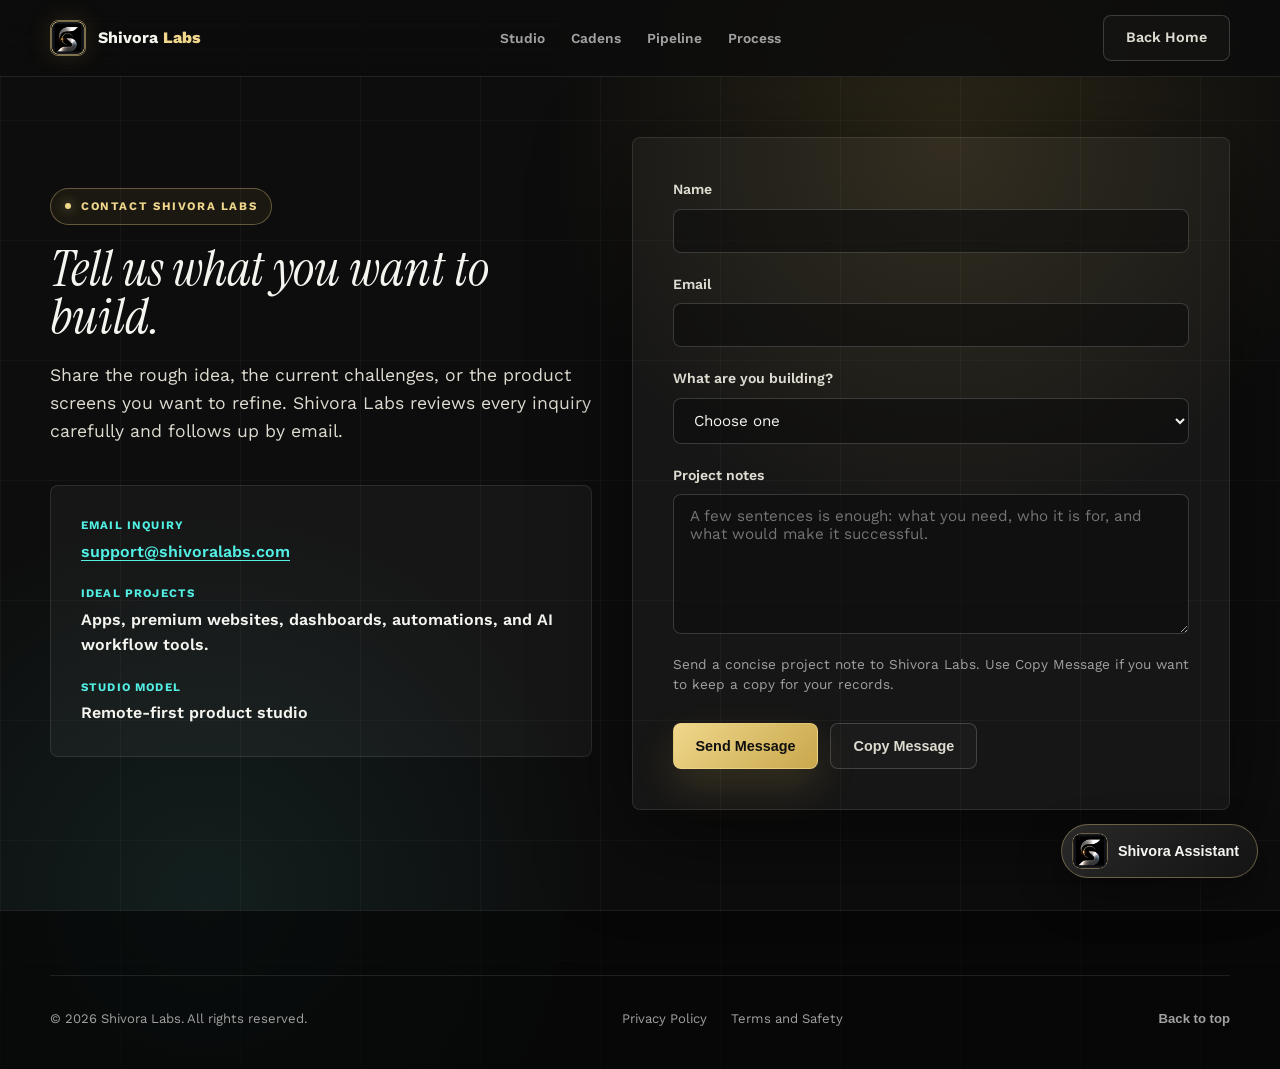
<file: contact/index.html>
<!DOCTYPE html>
<html lang="en">
<head>
  <meta charset="UTF-8" />
  <meta name="viewport" content="width=device-width, initial-scale=1.0" />
  <title>Contact Shivora Labs | Apps, Websites, and Custom Solutions</title>
  
  <meta name="description" content="Contact Shivora Labs about apps, premium websites, custom workflow systems, and practical AI-powered digital products." />
  <meta property="og:title" content="Contact Shivora Labs" />
  <meta property="og:description" content="Start a conversation about an app, website, workflow, or custom product build." />
  <meta property="og:type" content="website" />
  <meta property="og:image" content="../Icons/shivora_logo_refined_square.png" />
  
  <!-- Favicon References -->
  <link rel="icon" href="../Icons/favicon.ico" sizes="any" />
  <link rel="icon" type="image/png" href="../Icons/favicon-32.png" sizes="32x32" />
  <link rel="apple-touch-icon" href="../Icons/favicon-180.png" />
  
  <!-- Premium Google Fonts -->
  <link rel="preconnect" href="https://fonts.googleapis.com">
  <link rel="preconnect" href="https://fonts.gstatic.com" crossorigin>
  <link href="https://fonts.googleapis.com/css2?family=Instrument+Serif:ital@0;1&family=Work+Sans:wght@300;400;500;600;700&display=swap" rel="stylesheet">
  
  <!-- External Stylesheets -->
  <link rel="stylesheet" href="../styles.css" />
  <link rel="stylesheet" href="../animations.css" />
  
  <style>
    /* Specific styles for the Contact layout */
    .contact-layout {
      display: grid;
      grid-template-columns: 0.95fr 1.05fr;
      gap: 40px;
      align-items: start;
      padding: 60px 0 100px;
    }
    
    .contact-intro {
      display: flex;
      flex-direction: column;
      gap: 20px;
    }
    
    .contact-intro h1 {
      font-size: clamp(2.4rem, 4vw, 3.6rem);
    }
    
    .contact-intro p {
      color: var(--soft);
      font-size: 1.1rem;
      line-height: 1.6;
    }
    
    .contact-info-card {
      border: 1px solid var(--line);
      border-radius: var(--radius);
      background: rgba(255, 255, 255, 0.04);
      padding: 30px;
      backdrop-filter: blur(10px);
      margin-top: 20px;
    }
    
    .contact-info-card dl {
      display: grid;
      gap: 20px;
    }
    
    .contact-info-card dt {
      color: var(--cosmic-cyan);
      font-size: 0.72rem;
      font-weight: 700;
      letter-spacing: 0.1em;
      text-transform: uppercase;
    }
    
    .contact-info-card dd {
      color: var(--text);
      font-weight: 600;
      font-size: 1rem;
      margin-top: 4px;
    }
    
    .form-panel {
      padding: 40px;
      border: 1px solid var(--line);
      border-radius: var(--radius-lg);
      background: rgba(255, 255, 255, 0.04);
      box-shadow: var(--shadow);
      backdrop-filter: blur(10px);
    }
    
    form {
      display: grid;
      gap: 20px;
    }
    
    .field {
      display: flex;
      flex-direction: column;
      gap: 8px;
    }
    
    label {
      color: var(--soft);
      font-size: 0.88rem;
      font-weight: 600;
    }
    
    input,
    select,
    textarea {
      width: 100%;
      border: 1px solid var(--line-strong);
      border-radius: var(--radius);
      padding: 12px 16px;
      color: var(--text);
      background: rgba(13, 13, 13, 0.6);
      font-family: inherit;
      font-size: 0.95rem;
      transition: all 0.2s;
    }
    
    textarea {
      min-height: 140px;
      resize: vertical;
    }
    
    input:focus,
    select:focus,
    textarea:focus {
      outline: none;
      border-color: var(--cosmic-cyan);
      box-shadow: 0 0 0 3px rgba(82, 239, 229, 0.1);
    }
    
    .form-note {
      color: var(--muted);
      font-size: 0.85rem;
      line-height: 1.5;
    }
    
    .copy-link-btn {
      background: none;
      border: none;
      color: var(--cosmic-cyan);
      font-weight: 600;
      text-decoration: underline;
      text-underline-offset: 3px;
      cursor: pointer;
      font-family: inherit;
      font-size: inherit;
      padding: 0;
      display: inline;
    }
    
    .copy-link-btn:hover {
      color: var(--text);
    }
    
    .form-actions {
      display: flex;
      flex-wrap: wrap;
      gap: 12px;
      align-items: center;
      margin-top: 8px;
    }
    
    .status-msg-box {
      display: none;
      border: 1px solid var(--line-strong);
      border-radius: var(--radius);
      padding: 14px;
      color: var(--text);
      background: rgba(82, 239, 229, 0.05);
      font-size: 0.9rem;
      line-height: 1.5;
      grid-column: span 1;
    }
    
    .status-msg-box.is-visible {
      display: block;
    }
    
    @media (max-width: 900px) {
      .contact-layout {
        grid-template-columns: 1fr;
        padding-top: 30px;
      }
      
      .form-panel {
        padding: 24px;
      }
    }
  </style>
</head>
<body>

  <!-- Background Auroras -->
  <div class="aurora-bg">
    <div class="aurora-1"></div>
    <div class="aurora-2"></div>
  </div>

  <!-- Mobile Drawer Menu -->
  <div class="mobile-drawer" id="mobileDrawer">
    <a href="../#studio">Studio</a>
    <a href="../#cadens">Cadens</a>
    <a href="../#pipeline">Pipeline</a>
    <a href="../#process">Process</a>
    <a href="../">Back Home</a>
  </div>

  <!-- Navigation Header -->
  <header class="site-header">
    <div class="shell nav" aria-label="Primary navigation">
      <a class="brand" href="../" aria-label="Shivora Labs home">
        <img src="../Icons/favicon-120.png" alt="Shivora Labs logo mark" />
        <span>Shivora <strong>Labs</strong></span>
      </a>
      
      <nav class="nav-links" aria-label="Site links">
        <a href="../#studio">Studio</a>
        <a href="../#cadens">Cadens</a>
        <a href="../#pipeline">Pipeline</a>
        <a href="../#process">Process</a>
      </nav>
      
      <a class="button secondary" href="../">Back Home</a>
      
      <!-- Mobile hamburger toggle button -->
      <button class="hamburger" aria-label="Toggle Navigation menu" aria-controls="mobileDrawer">
        <svg viewBox="0 0 24 24">
          <path d="M4 6h16M4 12h16M4 18h16" />
        </svg>
      </button>
    </div>
  </header>

  <main>
    <div class="shell contact-layout reveal hero-enter">
      <!-- Intro Info Column -->
      <section class="contact-intro">
        <div class="eyebrow stagger-1">Contact Shivora Labs</div>
        <h1 class="stagger-2">Tell us what you want to build.</h1>
        <p class="stagger-3">
          Share the rough idea, the current challenges, or the product screens you want to refine. Shivora Labs reviews every inquiry carefully and follows up by email.
        </p>
        
        <aside class="contact-info-card stagger-4" aria-label="Contact details">
          <dl>
            <div>
              <dt>Email Inquiry</dt>
              <dd>
                <button class="copy-link-btn" type="button" onclick="window.copyEmailHelper('support@shivoralabs.com', 'Copied: support@shivoralabs.com', 'form-status')">support@shivoralabs.com</button>
              </dd>
            </div>
            <div>
              <dt>Ideal Projects</dt>
              <dd>Apps, premium websites, dashboards, automations, and AI workflow tools.</dd>
            </div>
            <div>
              <dt>Studio Model</dt>
              <dd>Remote-first product studio</dd>
            </div>
          </dl>
        </aside>
      </section>

      <!-- Form Column -->
      <section class="form-panel stagger-3" aria-label="Contact form">
        <form id="contact-form" action="https://formsubmit.co/ajax/b00fd784d95751b980b581f88b628447" method="POST">
          <!-- Honeypot -->
          <input type="text" name="_honey" style="display:none" tabindex="-1" autocomplete="off" />
          <input type="hidden" name="_subject" value="New project inquiry from Shivora Labs website" />
          <input type="hidden" name="_template" value="table" />
          <input type="hidden" name="_captcha" value="false" />

          <div class="field">
            <label for="name">Name</label>
            <input id="name" name="name" autocomplete="name" required />
          </div>

          <div class="field">
            <label for="email">Email</label>
            <input id="email" name="email" type="email" autocomplete="email" required />
          </div>

          <div class="field">
            <label for="project">What are you building?</label>
            <select id="project" name="project" required>
              <option value="">Choose one</option>
              <option>App or product idea</option>
              <option>Website or landing page</option>
              <option>Custom workflow system</option>
              <option>AI automation or assistant</option>
              <option>Something else</option>
            </select>
          </div>

          <div class="field">
            <label for="message">Project notes</label>
            <textarea id="message" name="message" placeholder="A few sentences is enough: what you need, who it is for, and what would make it successful." required></textarea>
          </div>

          <p class="form-note">
            Send a concise project note to Shivora Labs. Use Copy Message if you want to keep a copy for your records.
          </p>

          <div class="form-actions">
            <button class="button primary" type="submit" id="send-message">Send Message</button>
            <button class="button secondary" type="button" id="copy-message">Copy Message</button>
          </div>
          
          <p class="status-msg-box" id="form-status" role="status"></p>
        </form>
      </section>
    </div>
  </main>

  <!-- Footer -->
  <footer class="site-footer">
    <div class="shell footer-bottom">
      <p>&copy; <span id="year"></span> Shivora Labs. All rights reserved.</p>
      <div class="footer-legal">
        <a href="../cadens/privacy/">Privacy Policy</a>
        <a href="../cadens/terms/">Terms and Safety</a>
      </div>
      <button class="back-to-top" aria-label="Scroll back to top">
        <span>Back to top</span>
      </button>
    </div>
  </footer>

  <script src="../script.js"></script>
  <script>
    document.getElementById("year").textContent = new Date().getFullYear();

    const form = document.getElementById("contact-form");
    const sendButton = document.getElementById("send-message");
    const statusBox = document.getElementById("form-status");

    function showLocalStatus(msg, success = true) {
      statusBox.textContent = msg;
      statusBox.classList.add("is-visible");
      statusBox.style.borderColor = success ? "var(--cosmic-cyan)" : "rgba(220, 53, 69, 0.4)";
      setTimeout(() => {
        statusBox.classList.remove("is-visible");
      }, 4000);
    }

    function buildEmailContent() {
      const name = form.elements.name.value.trim();
      const email = form.elements.email.value.trim();
      const project = form.elements.project.value;
      const message = form.elements.message.value.trim();

      return "To: support@shivoralabs.com\n\nName: " + name + "\nEmail: " + email + "\nProject type: " + project + "\n\nProject notes:\n" + message;
    }

    document.getElementById("copy-message").addEventListener("click", () => {
      if (!form.reportValidity()) return;
      const content = buildEmailContent();
      navigator.clipboard.writeText(content).then(() => {
        showLocalStatus("Prepared message copied for your records.");
      });
    });

    form.addEventListener("submit", (e) => {
      e.preventDefault();
      sendButton.disabled = true;
      sendButton.textContent = "Sending...";

      const data = {
        name: form.elements.name.value.trim(),
        email: form.elements.email.value.trim(),
        project: form.elements.project.value,
        message: form.elements.message.value.trim(),
        _subject: "New project inquiry from " + form.elements.name.value.trim(),
        _template: "table",
        _captcha: "false",
        _honey: form.elements._honey.value
      };

      fetch(form.action, {
        method: "POST",
        headers: {
          "Content-Type": "application/json",
          "Accept": "application/json"
        },
        body: JSON.stringify(data)
      })
      .then(response => {
        if (!response.ok) throw new Error();
        return response.json();
      })
      .then(() => {
        form.reset();
        showLocalStatus("Thank you. Your project note has been received.");
      })
      .catch(() => {
        showLocalStatus("Your message could not be sent. Please copy and email support@shivoralabs.com directly.", false);
      })
      .finally(() => {
        sendButton.disabled = false;
        sendButton.textContent = "Send Message";
      });
    });
  </script>
</body>
</html>
</file>
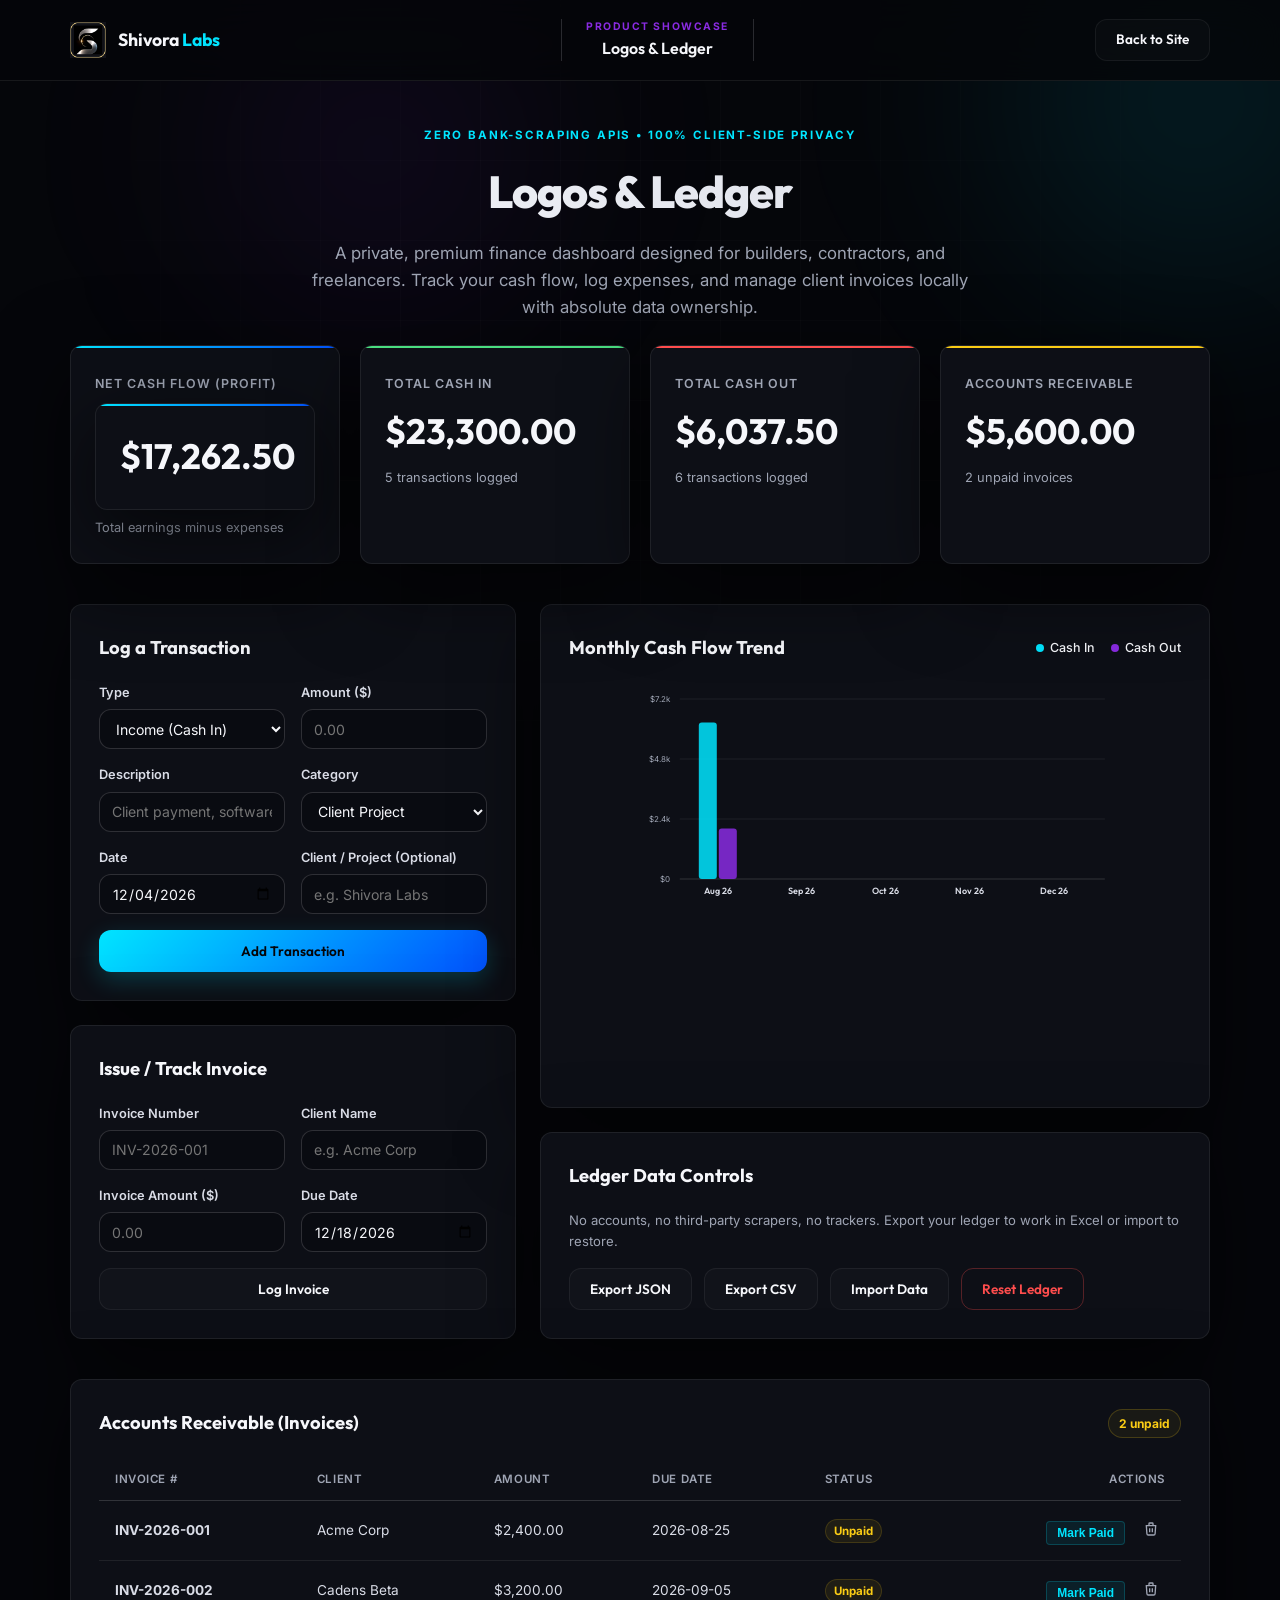
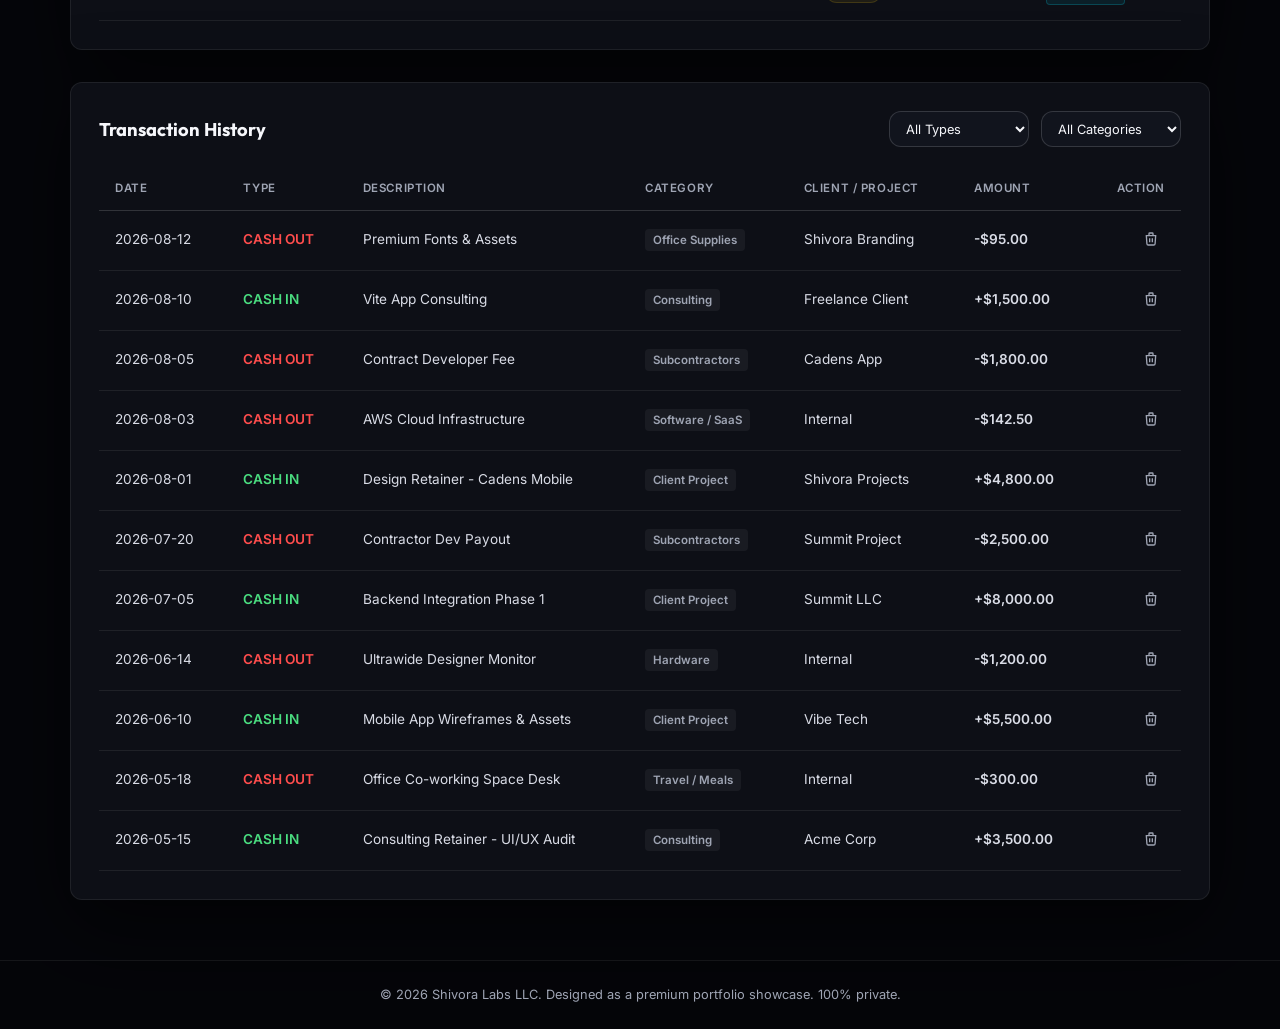
<file: logos-ledger/index.html>
<!DOCTYPE html>
<html lang="en">
<head>
  <meta charset="UTF-8" />
  <meta name="viewport" content="width=device-width, initial-scale=1.0" />
  <title>Logos & Ledger | Minimal Personal Finance Tracker</title>
  
  <meta name="description" content="A premium, private-first personal finance tracker with zero bank scraping APIs. Built for freelancers, contractors, and builders." />
  <meta property="og:title" content="Logos & Ledger | Zero-Scrape Finance Tracker" />
  <meta property="og:description" content="A functional, local-first finance dashboard designed and built by Shivora Labs LLC." />
  <meta property="og:type" content="website" />
  <meta property="og:image" content="../Icons/shivora_logo_refined_square.png" />

  <!-- Favicon References -->
  <link rel="icon" href="../Icons/favicon.ico" sizes="any" />
  <link rel="icon" type="image/png" href="../Icons/favicon-32.png" sizes="32x32" />
  <link rel="apple-touch-icon" href="../Icons/favicon-180.png" />
  
  <!-- Premium Fonts -->
  <link rel="preconnect" href="https://fonts.googleapis.com">
  <link rel="preconnect" href="https://fonts.gstatic.com" crossorigin>
  <link href="https://fonts.googleapis.com/css2?family=Inter:wght@400;500;600;700&family=Outfit:wght@400;600;700;800&display=swap" rel="stylesheet">
  
  <!-- Stylesheets -->
  <link rel="stylesheet" href="styles.css" />
</head>
<body>

  <!-- Background Auroras -->
  <div class="aurora-bg">
    <div class="aurora-1"></div>
    <div class="aurora-2"></div>
  </div>

  <!-- Header Nav -->
  <header class="app-header">
    <div class="shell header-inner">
      <a class="brand" href="../">
        <img src="../Icons/favicon-120.png" alt="Shivora Labs logo mark" />
        <span>Shivora <strong>Labs</strong></span>
      </a>
      <div class="app-title-badge">
        <span>Product Showcase</span>
        <strong>Logos &amp; Ledger</strong>
      </div>
      <a class="button secondary back-btn" href="../#pipeline">Back to Site</a>
    </div>
  </header>

  <main class="app-container shell">
    <!-- Intro Banner -->
    <header class="dashboard-banner">
      <span class="eyebrow">Zero Bank-Scraping APIs &bull; 100% Client-Side Privacy</span>
      <h1>Logos &amp; Ledger</h1>
      <p class="lede">
        A private, premium finance dashboard designed for builders, contractors, and freelancers. Track your cash flow, log expenses, and manage client invoices locally with absolute data ownership.
      </p>
    </header>

    <!-- Key Metrics Grid -->
    <section class="metrics-grid">
      <div class="metric-card card-flow">
        <span class="card-label">Net Cash Flow (Profit)</span>
        <h2 id="metric-net">$0.00</h2>
        <span class="card-note">Total earnings minus expenses</span>
      </div>
      <div class="metric-card card-income">
        <span class="card-label">Total Cash In</span>
        <h2 id="metric-income">$0.00</h2>
        <span class="card-note" id="income-count">0 transactions logged</span>
      </div>
      <div class="metric-card card-expense">
        <span class="card-label">Total Cash Out</span>
        <h2 id="metric-expense">$0.00</h2>
        <span class="card-note" id="expense-count">0 transactions logged</span>
      </div>
      <div class="metric-card card-receivables">
        <span class="card-label">Accounts Receivable</span>
        <h2 id="metric-receivables">$0.00</h2>
        <span class="card-note" id="invoice-count">0 unpaid invoices</span>
      </div>
    </section>

    <!-- Charts & Analytics Section -->
    <section class="dashboard-section main-layout">
      <div class="left-panel">
        
        <!-- Transaction Logging Card -->
        <div class="app-card">
          <h3>Log a Transaction</h3>
          <form id="transaction-form">
            <div class="form-row">
              <div class="field">
                <label for="t-type">Type</label>
                <select id="t-type" required>
                  <option value="income">Income (Cash In)</option>
                  <option value="expense">Expense (Cash Out)</option>
                </select>
              </div>
              <div class="field">
                <label for="t-amount">Amount ($)</label>
                <input type="number" id="t-amount" min="0.01" step="0.01" placeholder="0.00" required />
              </div>
            </div>

            <div class="form-row">
              <div class="field">
                <label for="t-description">Description</label>
                <input type="text" id="t-description" placeholder="Client payment, software, materials..." required />
              </div>
              <div class="field">
                <label for="t-category">Category</label>
                <select id="t-category" required>
                  <!-- Populated dynamically based on type -->
                </select>
              </div>
            </div>

            <div class="form-row">
              <div class="field">
                <label for="t-date">Date</label>
                <input type="date" id="t-date" required />
              </div>
              <div class="field">
                <label for="t-client">Client / Project (Optional)</label>
                <input type="text" id="t-client" placeholder="e.g. Shivora Labs" />
              </div>
            </div>

            <button type="submit" class="button primary full-width">Add Transaction</button>
          </form>
        </div>

        <!-- Invoicing & Accounts Receivable -->
        <div class="app-card">
          <h3>Issue / Track Invoice</h3>
          <form id="invoice-form">
            <div class="form-row">
              <div class="field">
                <label for="inv-number">Invoice Number</label>
                <input type="text" id="inv-number" placeholder="INV-2026-001" required />
              </div>
              <div class="field">
                <label for="inv-client">Client Name</label>
                <input type="text" id="inv-client" placeholder="e.g. Acme Corp" required />
              </div>
            </div>

            <div class="form-row">
              <div class="field">
                <label for="inv-amount">Invoice Amount ($)</label>
                <input type="number" id="inv-amount" min="0.01" step="0.01" placeholder="0.00" required />
              </div>
              <div class="field">
                <label for="inv-due">Due Date</label>
                <input type="date" id="inv-due" required />
              </div>
            </div>

            <button type="submit" class="button secondary full-width">Log Invoice</button>
          </form>
        </div>

      </div>

      <div class="right-panel">
        <!-- SVG Visualizer Chart -->
        <div class="app-card chart-card">
          <div class="chart-header">
            <h3>Monthly Cash Flow Trend</h3>
            <span class="chart-legend">
              <span class="legend-in">Cash In</span>
              <span class="legend-out">Cash Out</span>
            </span>
          </div>
          <div class="svg-container" id="chart-container">
            <!-- Rendered Dynamically -->
            <svg id="trend-chart" viewBox="0 0 500 220" width="100%" height="100%">
              <!-- Baseline Grid Lines -->
              <line x1="40" y1="20" x2="480" y2="20" stroke="var(--line)" stroke-width="1" />
              <line x1="40" y1="80" x2="480" y2="80" stroke="var(--line)" stroke-width="1" />
              <line x1="40" y1="140" x2="480" y2="140" stroke="var(--line)" stroke-width="1" />
              <line x1="40" y1="200" x2="480" y2="200" stroke="var(--line-strong)" stroke-width="1" />
              <text x="450" y="215" fill="var(--muted)" font-size="9" text-anchor="middle">Time</text>
            </svg>
          </div>
        </div>

        <!-- Ledger controls & Export/Import -->
        <div class="app-card storage-card">
          <h3>Ledger Data Controls</h3>
          <p class="card-desc">No accounts, no third-party scrapers, no trackers. Export your ledger to work in Excel or import to restore.</p>
          <div class="storage-actions">
            <button class="button secondary" id="export-json">Export JSON</button>
            <button class="button secondary" id="export-csv">Export CSV</button>
            <button class="button secondary" id="import-btn">Import Data</button>
            <input type="file" id="import-file" style="display: none;" accept=".json" />
            <button class="button danger-outline" id="clear-data">Reset Ledger</button>
          </div>
        </div>
      </div>
    </section>

    <!-- Ledger Lists (Tables / Lists) -->
    <section class="ledger-tables">
      <!-- Active Invoices -->
      <div class="app-card full-width">
        <div class="card-title-row">
          <h3>Accounts Receivable (Invoices)</h3>
          <span class="badge-count" id="invoice-badge">0 active</span>
        </div>
        <div class="table-wrap">
          <table class="ledger-table" id="invoices-table">
            <thead>
              <tr>
                <th>Invoice #</th>
                <th>Client</th>
                <th>Amount</th>
                <th>Due Date</th>
                <th>Status</th>
                <th style="text-align: right;">Actions</th>
              </tr>
            </thead>
            <tbody>
              <!-- Populated dynamically -->
            </tbody>
          </table>
        </div>
      </div>

      <!-- Transaction History -->
      <div class="app-card full-width">
        <div class="card-title-row">
          <h3>Transaction History</h3>
          <div class="filter-bar">
            <select id="filter-type">
              <option value="all">All Types</option>
              <option value="income">Income Only</option>
              <option value="expense">Expenses Only</option>
            </select>
            <select id="filter-category">
              <option value="all">All Categories</option>
            </select>
          </div>
        </div>
        
        <div class="table-wrap">
          <table class="ledger-table" id="transactions-table">
            <thead>
              <tr>
                <th>Date</th>
                <th>Type</th>
                <th>Description</th>
                <th>Category</th>
                <th>Client / Project</th>
                <th>Amount</th>
                <th style="text-align: right;">Action</th>
              </tr>
            </thead>
            <tbody>
              <!-- Populated dynamically -->
            </tbody>
          </table>
        </div>
      </div>
    </section>

  </main>

  <footer class="app-footer">
    <div class="shell">
      <p>&copy; 2026 Shivora Labs LLC. Designed as a premium portfolio showcase. 100% private.</p>
    </div>
  </footer>

  <!-- Script links -->
  <script src="app.js"></script>
</body>
</html>
</file>
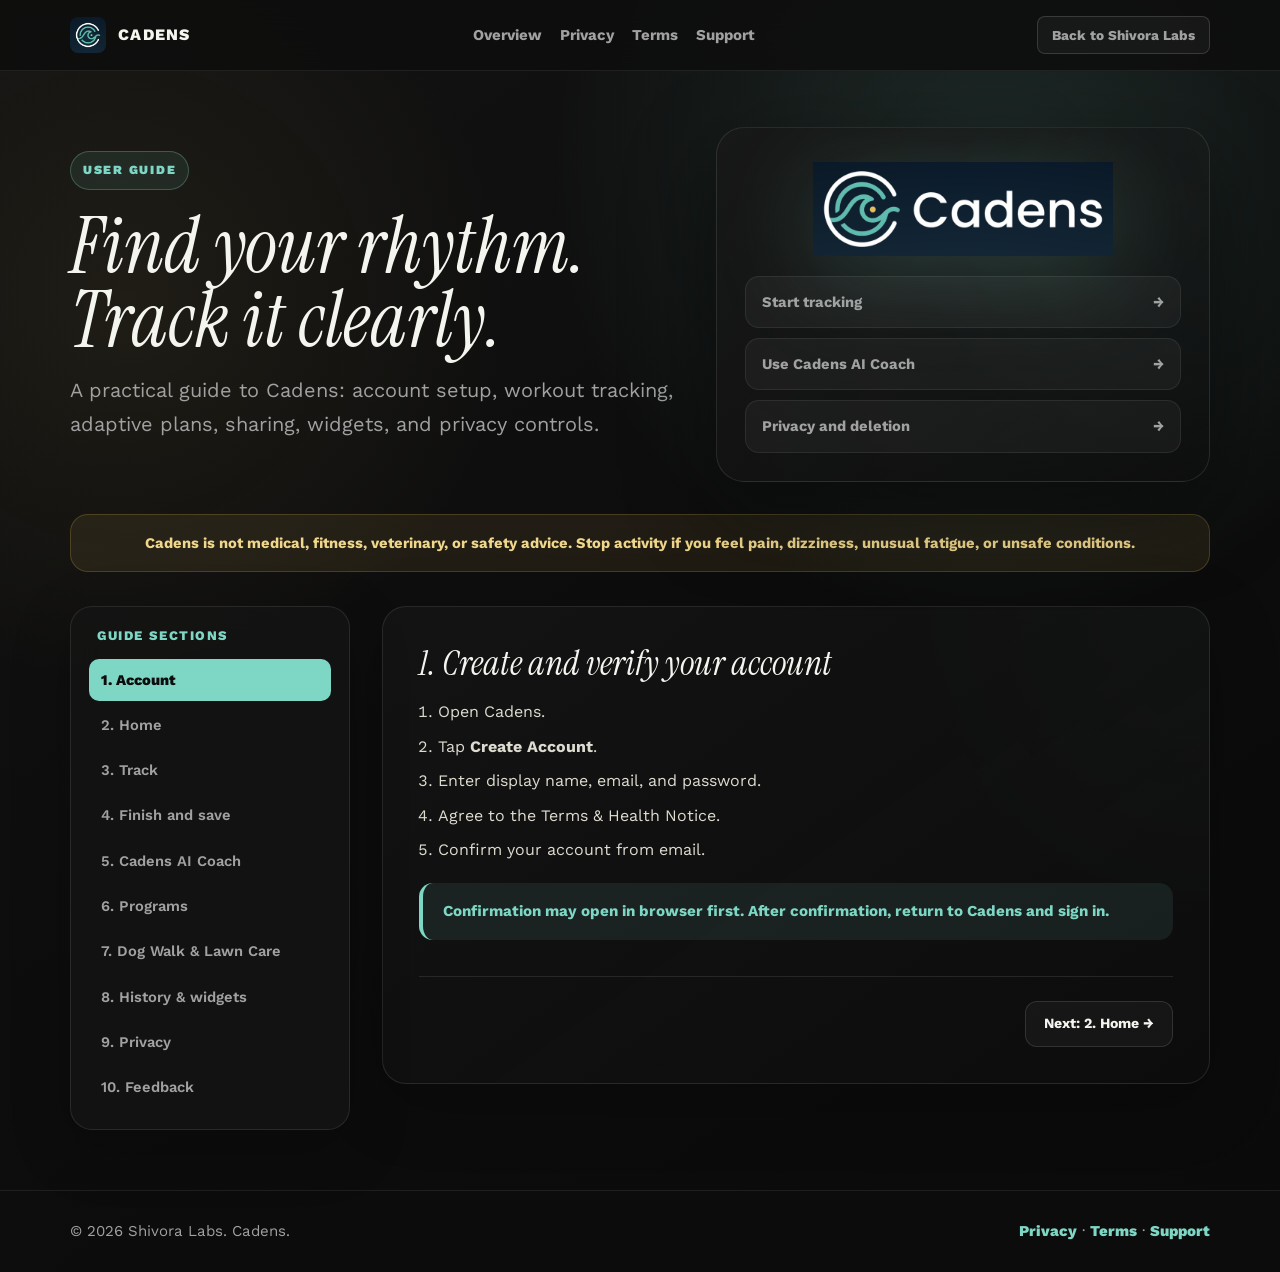
<file: cadens/guide/index.html>
<!doctype html>
<html lang="en">
<head>
  <meta charset="utf-8" />
  <meta name="viewport" content="width=device-width, initial-scale=1" />
  <title>Cadens User Guide | Shivora Labs</title>
  <meta name="description" content="Cadens user guide for tracking workouts, adaptive plans, privacy controls, and widgets." />
  <link rel="icon" href="../../Icons/favicon-32.png" sizes="32x32" />
  <link rel="preconnect" href="https://fonts.googleapis.com">
  <link rel="preconnect" href="https://fonts.gstatic.com" crossorigin>
  <link href="https://fonts.googleapis.com/css2?family=Instrument+Serif:ital@0;1&family=Work+Sans:wght@300;400;500;600;700&display=swap" rel="stylesheet">
  <style>
    :root {
      color-scheme: dark;
      --navy: #0d0d0d;
      --navy-2: #0d0d0d;
      --panel: rgba(255, 255, 255, 0.045);
      --panel-2: rgba(255, 255, 255, 0.065);
      --line: rgba(245, 245, 240, 0.1);
      --text: #f5f5f0;
      --muted: #a1a1a1;
      --soft: #dedbd0;
      --teal: #7ed7c5;
      --mint: #7ed7c5;
      --gold: #c9a84c;
      --gold-2: #f0d78c;
      --coral: #e2725b;
      --shadow: 0 28px 90px rgba(0, 0, 0, 0.42);
      --font-display: 'Instrument Serif', Georgia, serif;
      --font-sans: 'Work Sans', system-ui, -apple-system, sans-serif;
    }

    * { box-sizing: border-box; }

    html {
      scroll-behavior: smooth;
      background: var(--navy);
    }

    body {
      margin: 0;
      font-family: var(--font-sans);
      color: var(--text);
      background:
        radial-gradient(circle at 78% 14%, rgba(126, 215, 197, 0.14), transparent 28rem),
        radial-gradient(circle at 10% 24%, rgba(201, 168, 76, 0.08), transparent 24rem),
        linear-gradient(145deg, #131313 0%, #0d0d0d 48%, #0a0a0a 100%);
      line-height: 1.65;
    }

    h1, h2 { font-family: var(--font-display); font-style: italic; font-weight: 400; }

    a { color: inherit; }

    .shell {
      width: min(1140px, calc(100% - 48px));
      margin: 0 auto;
    }

    .topbar {
      position: sticky;
      top: 0;
      z-index: 20;
      backdrop-filter: blur(18px);
      background: rgba(13, 13, 13, 0.85);
      border-bottom: 1px solid rgba(255, 255, 255, 0.08);
    }

    .nav {
      display: flex;
      align-items: center;
      justify-content: space-between;
      gap: 20px;
      padding: 16px 0;
    }

    .brand {
      display: inline-flex;
      align-items: center;
      gap: 12px;
      text-decoration: none;
      font-weight: 800;
      letter-spacing: 0.08em;
      text-transform: uppercase;
    }

    .brand img {
      width: 36px;
      height: 36px;
      border-radius: 8px;
    }

    .navlinks {
      display: flex;
      align-items: center;
      gap: 18px;
      color: var(--muted);
      font-size: 0.94rem;
      font-weight: 700;
    }

    .navlinks a {
      text-decoration: none;
      transition: color 0.15s ease;
    }

    .navlinks a:hover {
      color: var(--mint);
    }

    .hero {
      padding: 56px 0 32px;
      display: grid;
      grid-template-columns: 1.1fr 0.9fr;
      gap: 42px;
      align-items: center;
    }

    .eyebrow {
      display: inline-flex;
      align-items: center;
      gap: 10px;
      padding: 8px 12px;
      border: 1px solid rgba(126, 215, 197, 0.28);
      border-radius: 999px;
      background: rgba(126, 215, 197, 0.09);
      color: var(--mint);
      font-size: 0.78rem;
      font-weight: 900;
      letter-spacing: 0.14em;
      text-transform: uppercase;
    }

    h1 {
      margin: 20px 0 16px;
      font-size: clamp(2.6rem, 6vw, 5.2rem);
      line-height: 0.96;
      letter-spacing: 0;
    }

    .lead {
      max-width: 730px;
      color: var(--muted);
      font-size: clamp(1.05rem, 1.8vw, 1.25rem);
    }

    .hero-card {
      position: relative;
      padding: 28px;
      border: 1px solid var(--line);
      border-radius: 28px;
      background:
        linear-gradient(145deg, rgba(24, 24, 24, 0.96), rgba(13, 13, 13, 0.74)),
        radial-gradient(circle at 100% 0%, rgba(126, 215, 197, 0.22), transparent 22rem);
      box-shadow: var(--shadow);
      overflow: hidden;
    }

    .hero-logo {
      width: min(100%, 300px);
      display: block;
      margin: 6px auto 20px;
      filter: drop-shadow(0 16px 48px rgba(126, 215, 197, 0.22));
    }

    .quick {
      display: grid;
      gap: 10px;
    }

    .quick a {
      display: flex;
      justify-content: space-between;
      gap: 16px;
      padding: 13px 16px;
      border: 1px solid rgba(255, 255, 255, 0.08);
      border-radius: 14px;
      background: rgba(255, 255, 255, 0.04);
      color: var(--muted);
      text-decoration: none;
      font-weight: 700;
      font-size: 0.92rem;
      transition: all 0.15s ease;
    }

    .quick a:hover {
      border-color: rgba(126, 215, 197, 0.32);
      color: var(--text);
      background: rgba(126, 215, 197, 0.08);
      transform: translateX(3px);
    }

    .notice {
      margin: 0 auto 34px;
      padding: 16px 20px;
      border: 1px solid rgba(201, 168, 76, 0.24);
      border-radius: 18px;
      background: rgba(201, 168, 76, 0.10);
      color: #f0d78c;
      font-weight: 700;
      font-size: 0.92rem;
      text-align: center;
    }

    .grid {
      display: grid;
      grid-template-columns: 280px minmax(0, 1fr);
      gap: 32px;
      align-items: start;
      padding-bottom: 60px;
    }

    .toc {
      position: sticky;
      top: 96px;
      padding: 18px;
      border: 1px solid var(--line);
      border-radius: 22px;
      background: rgba(20, 20, 20, 0.88);
      backdrop-filter: blur(16px);
      box-shadow: 0 18px 60px rgba(0, 0, 0, 0.22);
    }

    .toc strong {
      display: block;
      margin-bottom: 12px;
      padding-left: 8px;
      color: var(--mint);
      font-size: 0.82rem;
      font-weight: 800;
      text-transform: uppercase;
      letter-spacing: 0.12em;
    }

    .toc a {
      display: block;
      padding: 9px 12px;
      border-radius: 10px;
      color: var(--muted);
      text-decoration: none;
      font-size: 0.92rem;
      font-weight: 600;
      transition: all 0.15s ease;
      margin-bottom: 3px;
      cursor: pointer;
    }

    .toc a:hover {
      color: var(--mint);
      background: rgba(126, 215, 197, 0.08);
    }

    .toc a.active {
      color: #0d0d0d;
      background: var(--mint);
      font-weight: 800;
    }

    main {
      min-height: 480px;
    }

    .guide-section {
      display: none;
      padding: 36px;
      border: 1px solid var(--line);
      border-radius: 24px;
      background:
        linear-gradient(145deg, rgba(20, 20, 20, 0.92), rgba(13, 13, 13, 0.76)),
        radial-gradient(circle at 100% 0%, rgba(126, 215, 197, 0.12), transparent 20rem);
      box-shadow: 0 18px 70px rgba(0, 0, 0, 0.24);
      animation: fadeIn 0.22s ease-out;
    }

    .guide-section.active {
      display: block;
    }

    @keyframes fadeIn {
      from { opacity: 0; transform: translateY(6px); }
      to { opacity: 1; transform: translateY(0); }
    }

    .guide-nav-bar {
      display: flex;
      justify-content: space-between;
      gap: 16px;
      margin-top: 36px;
      padding-top: 24px;
      border-top: 1px solid var(--line);
    }

    .guide-nav-btn {
      display: inline-flex;
      align-items: center;
      gap: 8px;
      padding: 10px 18px;
      border: 1px solid rgba(255, 255, 255, 0.12);
      border-radius: 12px;
      background: rgba(255, 255, 255, 0.04);
      color: var(--text);
      font-size: 0.88rem;
      font-weight: 700;
      text-decoration: none;
      cursor: pointer;
      transition: all 0.15s ease;
    }

    .guide-nav-btn:hover {
      border-color: var(--teal);
      background: rgba(126, 215, 197, 0.12);
      color: var(--mint);
    }

    h2 {
      margin: 0 0 16px;
      font-size: clamp(1.6rem, 2.8vw, 2.2rem);
      line-height: 1.15;
      letter-spacing: 0;
    }

    h3 {
      margin: 24px 0 10px;
      font-size: 1.1rem;
      color: var(--mint);
      letter-spacing: 0.01em;
    }

    p {
      margin: 0 0 16px;
      color: var(--soft);
      font-size: 1rem;
      line-height: 1.7;
    }

    ul, ol {
      margin: 14px 0 0;
      padding-left: 1.2rem;
      color: var(--soft);
    }

    li {
      margin: 8px 0;
    }

    .chips {
      display: flex;
      flex-wrap: wrap;
      gap: 10px;
      margin-top: 16px;
    }

    .chip {
      padding: 8px 14px;
      border-radius: 999px;
      border: 1px solid rgba(126, 215, 197, 0.16);
      background: rgba(255, 255, 255, 0.045);
      color: var(--text);
      font-weight: 700;
      font-size: 0.88rem;
    }

    .callout {
      margin-top: 20px;
      padding: 16px 20px;
      border-left: 4px solid var(--teal);
      border-radius: 14px;
      background: rgba(126, 215, 197, 0.09);
      color: var(--mint);
      font-weight: 700;
      font-size: 0.95rem;
    }

    .signal {
      display: grid;
      grid-template-columns: repeat(3, minmax(0, 1fr));
      gap: 12px;
      margin-top: 16px;
    }

    .signal div {
      padding: 16px;
      border-radius: 14px;
      background: rgba(255, 255, 255, 0.045);
      border: 1px solid rgba(255, 255, 255, 0.08);
      color: var(--muted);
      font-weight: 700;
      font-size: 0.9rem;
    }

    .green { color: var(--mint); }
    .yellow { color: var(--gold); }
    .red { color: var(--coral); }

    .footer {
      border-top: 1px solid rgba(255, 255, 255, 0.08);
      background: rgba(13, 13, 13, 0.54);
      padding: 28px 0;
      color: var(--muted);
      font-size: 0.94rem;
    }

    .footer .shell {
      display: flex;
      justify-content: space-between;
      gap: 18px;
      flex-wrap: wrap;
    }

    .footer a {
      color: var(--mint);
      text-decoration: none;
      font-weight: 800;
    }

    .button {
      min-height: 38px;
      display: inline-flex;
      align-items: center;
      justify-content: center;
      border: 1px solid rgba(255, 255, 255, 0.14);
      border-radius: 8px;
      padding: 0 14px;
      color: var(--muted);
      background: rgba(255, 255, 255, 0.04);
      font-size: 0.85rem;
      font-weight: 750;
      transition: transform 180ms ease, border-color 180ms ease;
      text-decoration: none;
    }

    .button:hover {
      transform: translateY(-1px);
      border-color: rgba(126, 215, 197, 0.48);
      color: var(--text);
    }

    @media (max-width: 900px) {
      .hero,
      .grid {
        grid-template-columns: 1fr;
      }

      .toc {
        position: relative;
        top: 0;
      }

      .navlinks {
        display: none;
      }
    }

    @media (max-width: 640px) {
      .button {
        display: none;
      }
      .guide-section {
        padding: 24px;
      }
      .guide-nav-bar {
        flex-direction: column;
      }
    }

    @media (max-width: 560px) {
      .shell {
        width: min(100% - 24px, 1120px);
      }

      .hero {
        padding-top: 46px;
      }

      .hero-card {
        padding: 20px;
        border-radius: 20px;
      }

      .signal {
        grid-template-columns: 1fr;
      }
    }
  </style>
</head>
<body>
  <header class="topbar">
    <nav class="shell nav" aria-label="Primary navigation">
      <a class="brand" href="../">
        <img src="../../Icons/cadens_icon_square_dark_512.png" alt="" />
        <span>Cadens</span>
      </a>
      <div class="navlinks">
        <a href="../">Overview</a>
        <a href="../privacy/">Privacy</a>
        <a href="../terms/">Terms</a>
        <a href="../../#contact">Support</a>
      </div>
      <a class="button" href="../../">Back to Shivora Labs</a>
    </nav>
  </header>

  <div class="shell hero">
    <div>
      <span class="eyebrow">User Guide</span>
      <h1>Find your rhythm. Track it clearly.</h1>
      <p class="lead">A practical guide to Cadens: account setup, workout tracking, adaptive plans, sharing, widgets, and privacy controls.</p>
    </div>
    <aside class="hero-card" aria-label="Cadens quick links">
      <img class="hero-logo" src="../../Icons/cadens_logo_full_wide_dark.png" alt="Cadens logo" />
      <div class="quick">
        <a href="#track"><span>Start tracking</span><span>&rarr;</span></a>
        <a href="#coach"><span>Use Cadens AI Coach</span><span>&rarr;</span></a>
        <a href="#privacy"><span>Privacy and deletion</span><span>&rarr;</span></a>
      </div>
    </aside>
  </div>

  <div class="shell notice">
    Cadens is not medical, fitness, veterinary, or safety advice. Stop activity if you feel pain, dizziness, unusual fatigue, or unsafe conditions.
  </div>

  <div class="shell grid" id="guide-viewer">
    <aside class="toc" aria-label="Guide sections">
      <strong>Guide Sections</strong>
      <a href="#account" class="active">1. Account</a>
      <a href="#home">2. Home</a>
      <a href="#track">3. Track</a>
      <a href="#finish">4. Finish and save</a>
      <a href="#coach">5. Cadens AI Coach</a>
      <a href="#programs">6. Programs</a>
      <a href="#modes">7. Dog Walk &amp; Lawn Care</a>
      <a href="#history">8. History &amp; widgets</a>
      <a href="#privacy">9. Privacy</a>
      <a href="#feedback">10. Feedback</a>
    </aside>

    <main>
      <!-- Section 1: Account -->
      <section class="guide-section active" id="account">
        <h2>1. Create and verify your account</h2>
        <ol>
          <li>Open Cadens.</li>
          <li>Tap <strong>Create Account</strong>.</li>
          <li>Enter display name, email, and password.</li>
          <li>Agree to the Terms &amp; Health Notice.</li>
          <li>Confirm your account from email.</li>
        </ol>
        <div class="callout">Confirmation may open in browser first. After confirmation, return to Cadens and sign in.</div>
        <div class="guide-nav-bar">
          <div></div>
          <a class="guide-nav-btn" href="#home">Next: 2. Home &rarr;</a>
        </div>
      </section>

      <!-- Section 2: Home -->
      <section class="guide-section" id="home">
        <h2>2. Home screen</h2>
        <p>Home gives you the fast daily read: greeting, walking momentum, weather intelligence, this-week totals, and a live workout banner when a session is active.</p>
        <div class="guide-nav-bar">
          <a class="guide-nav-btn" href="#account">&larr; Previous: 1. Account</a>
          <a class="guide-nav-btn" href="#track">Next: 3. Track &rarr;</a>
        </div>
      </section>

      <!-- Section 3: Track -->
      <section class="guide-section" id="track">
        <h2>3. Track a workout</h2>
        <p>Tap <strong>Track</strong>, choose activity, then start. Outdoor activities use location when available. Indoor or low-GPS activities can still track time and manually entered values.</p>
        <div class="chips">
          <span class="chip">Walk</span><span class="chip">Run</span><span class="chip">Cycling</span><span class="chip">Swimming</span>
          <span class="chip">Hiking</span><span class="chip">Trekking</span><span class="chip">Strength</span><span class="chip">Yoga</span>
          <span class="chip">Treadmill</span><span class="chip">Dog Walk</span><span class="chip">Lawn Care</span><span class="chip">Manual Entry</span>
        </div>
        <h3>GPS signal indicators</h3>
        <div class="signal">
          <div><strong class="green">Green</strong><br />Good signal</div>
          <div><strong class="yellow">Yellow</strong><br />Fair signal</div>
          <div><strong class="red">Red</strong><br />Poor or waiting</div>
        </div>
        <div class="guide-nav-bar">
          <a class="guide-nav-btn" href="#home">&larr; Previous: 2. Home</a>
          <a class="guide-nav-btn" href="#finish">Next: 4. Finish &amp; save &rarr;</a>
        </div>
      </section>

      <!-- Section 4: Finish -->
      <section class="guide-section" id="finish">
        <h2>4. Finish, save, and review</h2>
        <p>When a workout is complete, tap <strong>Finish</strong>, review the summary, then save it. Very short accidental sessions may be filtered from history so test entries do not clutter your stats.</p>
        <p>Saved workout sessions appear in <strong>History</strong>. Custom interval routines appear under <strong>Workouts</strong>.</p>
        <div class="guide-nav-bar">
          <a class="guide-nav-btn" href="#track">&larr; Previous: 3. Track</a>
          <a class="guide-nav-btn" href="#coach">Next: 5. Cadens AI Coach &rarr;</a>
        </div>
      </section>

      <!-- Section 5: Coach -->
      <section class="guide-section" id="coach">
        <h2>5. Cadens AI Coach</h2>
        <p>Open <strong>Workouts</strong> &rarr; <strong>Adaptive training plan</strong>. Cadens AI Coach gives rule-based guidance. It looks at selected activity, schedule, recent completion, and safe progression rules to suggest the next best step.</p>
        <p>Adjust or skip workouts when tired, sore, sick, injured, or short on time.</p>
        <div class="guide-nav-bar">
          <a class="guide-nav-btn" href="#finish">&larr; Previous: 4. Finish &amp; save</a>
          <a class="guide-nav-btn" href="#programs">Next: 6. Programs &rarr;</a>
        </div>
      </section>

      <!-- Section 6: Programs -->
      <section class="guide-section" id="programs">
        <h2>6. Guided programs</h2>
        <p>Open <strong>Workouts</strong> &rarr; <strong>Guided programs</strong>. Programs are multi-week plans grouped by activity type. Completed or skipped sessions should move the plan forward based on calendar date and completion history.</p>
        <div class="guide-nav-bar">
          <a class="guide-nav-btn" href="#coach">&larr; Previous: 5. AI Coach</a>
          <a class="guide-nav-btn" href="#modes">Next: 7. Dog Walk &amp; Lawn Care &rarr;</a>
        </div>
      </section>

      <!-- Section 7: Modes -->
      <section class="guide-section" id="modes">
        <h2>7. Dog Walk and Lawn Care</h2>
        <p><strong>Dog Walk</strong> helps track walks with a pet and can separate normal walking from stop-and-go patterns. Pet-related insights are estimates only and are not veterinary advice.</p>
        <p><strong>Lawn Care</strong> tracks mowing and yard movement. Keep children and pets away from active mowing and follow mower manufacturer guidance.</p>
        <div class="guide-nav-bar">
          <a class="guide-nav-btn" href="#programs">&larr; Previous: 6. Programs</a>
          <a class="guide-nav-btn" href="#history">Next: 8. History &amp; widgets &rarr;</a>
        </div>
      </section>

      <!-- Section 8: History -->
      <section class="guide-section" id="history">
        <h2>8. History, sharing, and widgets</h2>
        <p>History shows daily rhythm summaries, workouts by date, route previews when GPS exists, and core metrics like distance, time, steps, calories, pace, and elevation when available.</p>
        <p>Use share cards to create clean recap images. If route data exists, Cadens shows a small map preview. If no route was captured, it shows a clean fallback.</p>
        <p>Widgets may refresh after opening Cadens or after Android refreshes background widget data.</p>
        <div class="guide-nav-bar">
          <a class="guide-nav-btn" href="#modes">&larr; Previous: 7. Dog Walk &amp; Lawn Care</a>
          <a class="guide-nav-btn" href="#privacy">Next: 9. Privacy &rarr;</a>
        </div>
      </section>

      <!-- Section 9: Privacy -->
      <section class="guide-section" id="privacy">
        <h2>9. Privacy, export, and deletion</h2>
        <p>Open <strong>Profile</strong> &rarr; <strong>Settings &amp; Tools</strong> for Privacy Policy, Terms &amp; Health Notice, Export My Data, and Delete Account.</p>
        <p>Delete Account removes your Cadens account and associated app data from Cadens systems, subject to operational, legal, security, and backup-retention requirements described in the Privacy Policy.</p>
        <div class="guide-nav-bar">
          <a class="guide-nav-btn" href="#history">&larr; Previous: 8. History</a>
          <a class="guide-nav-btn" href="#feedback">Next: 10. Feedback &rarr;</a>
        </div>
      </section>

      <!-- Section 10: Feedback -->
      <section class="guide-section" id="feedback">
        <h2>10. Feedback</h2>
        <p>Feedback shapes the app. Email <a href="mailto:support@shivoralabs.com" style="color:var(--mint); text-decoration:underline;">support@shivoralabs.com</a> with device model, Android version, activity type, expected result, actual result, and screenshots if safe to share.</p>
        <div class="callout">Thank you for helping shape Cadens.</div>
        <div class="guide-nav-bar">
          <a class="guide-nav-btn" href="#privacy">&larr; Previous: 9. Privacy</a>
          <div></div>
        </div>
      </section>
    </main>
  </div>

  <footer class="footer">
    <div class="shell">
      <span>&copy; 2026 Shivora Labs. Cadens.</span>
      <span><a href="../privacy/">Privacy</a> &middot; <a href="../terms/">Terms</a> &middot; <a href="mailto:support@shivoralabs.com">Support</a></span>
    </div>
  </footer>

  <script>
    // Tabbed view switcher with URL hash routing
    function showGuideSection(targetId, shouldScroll = false) {
      const cleanId = (targetId || '').replace('#', '') || 'account';
      const targetSection = document.getElementById(cleanId);
      if (!targetSection) return;

      // Toggle active class on sections
      document.querySelectorAll('.guide-section').forEach(sec => {
        sec.classList.toggle('active', sec.id === cleanId);
      });

      // Toggle active class on TOC links
      document.querySelectorAll('.toc a').forEach(link => {
        link.classList.toggle('active', link.getAttribute('href') === `#${cleanId}`);
      });

      if (shouldScroll) {
        const viewer = document.getElementById('guide-viewer');
        if (viewer) {
          const y = viewer.getBoundingClientRect().top + window.pageYOffset - 90;
          window.scrollTo({ top: y, behavior: 'smooth' });
        }
      }
    }

    // Attach click handlers to all anchor links targeting guide sections
    document.addEventListener('click', (e) => {
      const link = e.target.closest('a[href^="#"]');
      if (!link) return;
      const href = link.getAttribute('href');
      if (href && document.getElementById(href.replace('#', ''))) {
        e.preventDefault();
        history.pushState(null, null, href);
        showGuideSection(href, true);
      }
    });

    // Handle hash change on browser back/forward
    window.addEventListener('hashchange', () => {
      showGuideSection(location.hash, true);
    });

    // Initial load
    window.addEventListener('DOMContentLoaded', () => {
      if (location.hash) {
        showGuideSection(location.hash, true);
      } else {
        showGuideSection('account', false);
      }
    });
  </script>
</body>
</html>
</file>
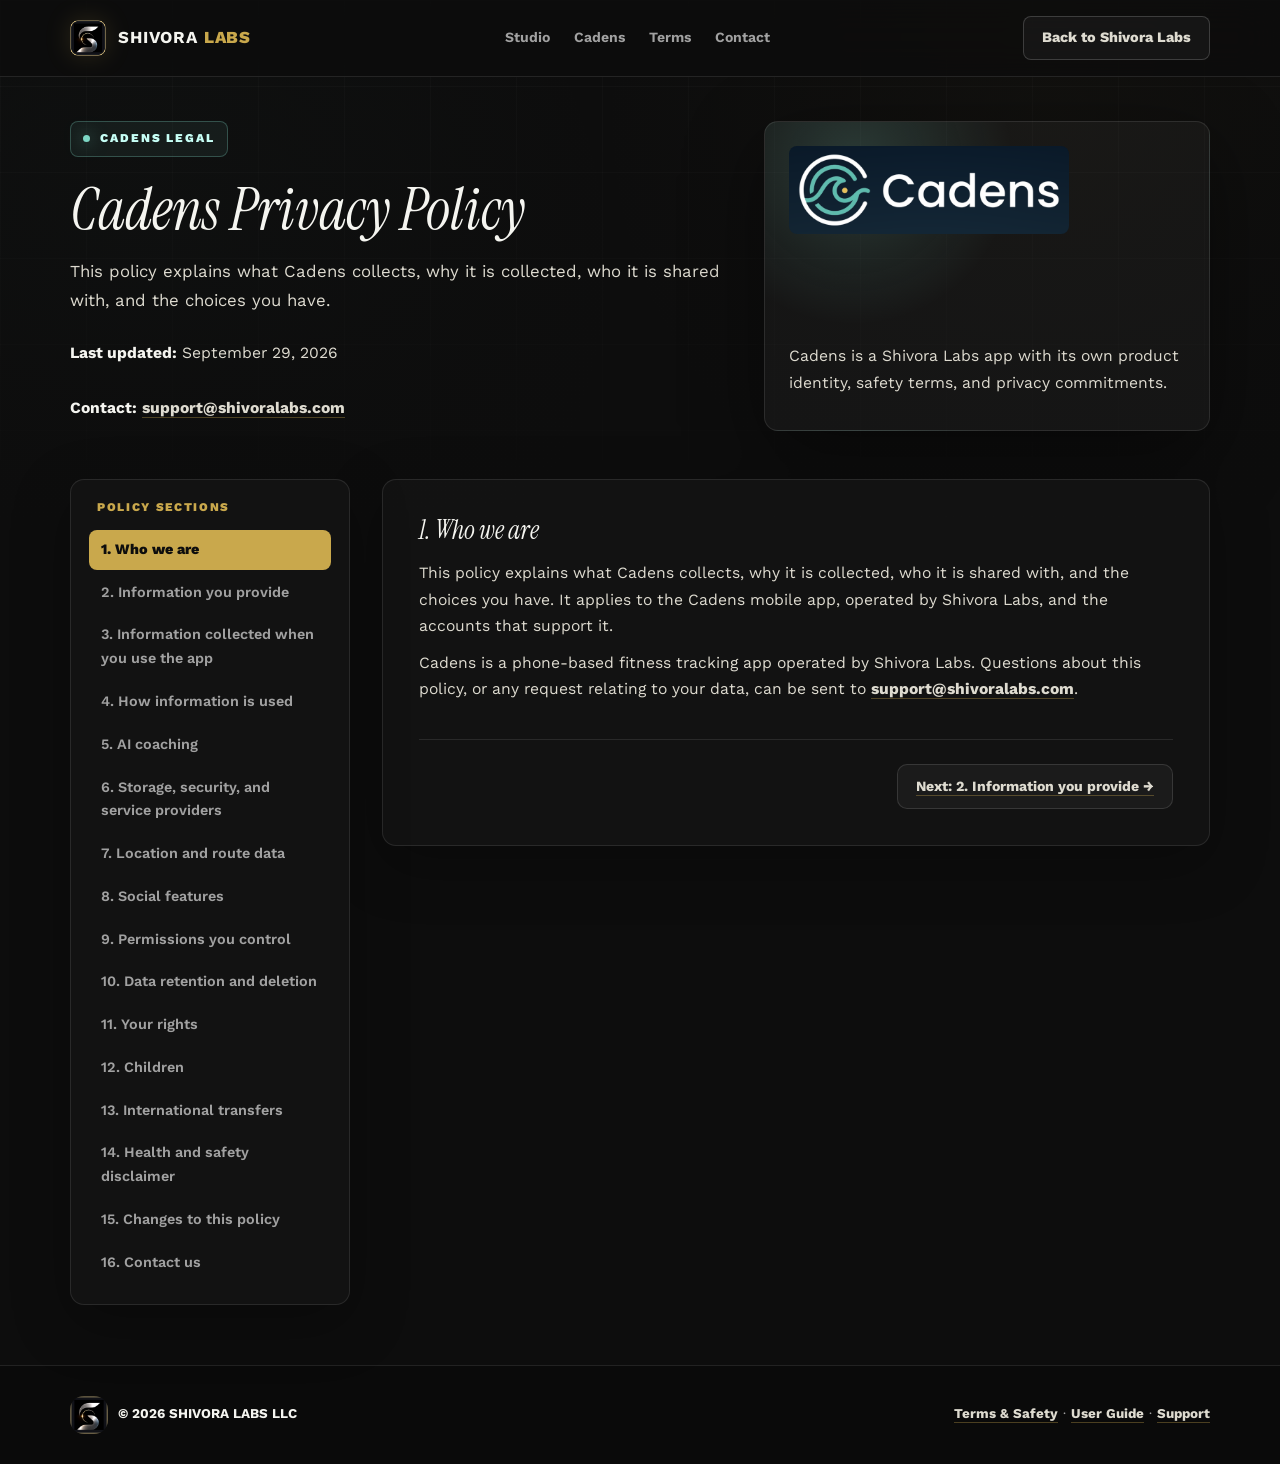
<file: cadens/privacy/index.html>
<!DOCTYPE html>
<html lang="en">
<head>
  <meta charset="UTF-8" />
  <meta name="viewport" content="width=device-width, initial-scale=1.0" />
  <title>Cadens Privacy Policy | Shivora Labs</title>
  <meta name="description" content="Privacy Policy for Cadens, a fitness and rhythm app operated by Shivora Labs." />
  <meta property="og:title" content="Cadens Privacy Policy | Shivora Labs" />
  <meta property="og:description" content="How Cadens collects, uses, stores, and protects app data." />
  <meta property="og:type" content="website" />
  <meta property="og:image" content="../../Icons/cadens_logo_full_wide_dark.png" />
  <link rel="icon" href="../../Icons/favicon.ico" sizes="any" />
  <link rel="icon" type="image/png" href="../../Icons/favicon-32.png" sizes="32x32" />
  <link rel="apple-touch-icon" href="../../Icons/favicon-180.png" />
  <link rel="preconnect" href="https://fonts.googleapis.com">
  <link rel="preconnect" href="https://fonts.gstatic.com" crossorigin>
  <link href="https://fonts.googleapis.com/css2?family=Instrument+Serif:ital@0;1&family=Work+Sans:wght@300;400;500;600;700&display=swap" rel="stylesheet">
  <style>
    :root {
      --bg: #0d0d0d;
      --panel: rgba(255, 255, 255, 0.035);
      --panel-2: rgba(255, 255, 255, 0.055);
      --line: rgba(245, 245, 240, 0.1);
      --line-strong: rgba(245, 245, 240, 0.18);
      --text: #f5f5f0;
      --soft: #dedbd0;
      --muted: #a1a1a1;
      --gold: #c9a84c;
      --gold-2: #f0d78c;
      --teal: #7ed7c5;
      --shadow: 0 24px 80px rgba(0, 0, 0, 0.46);
      --radius: 14px;
      --max: 1140px;
      --font-display: 'Instrument Serif', Georgia, serif;
      --font-sans: 'Work Sans', system-ui, -apple-system, sans-serif;
    }

    * {
      box-sizing: border-box;
      margin: 0;
      padding: 0;
    }

    html {
      scroll-behavior: smooth;
    }

    body {
      min-height: 100vh;
      background:
        linear-gradient(180deg, rgba(13, 13, 13, 0.78), #0d0d0d 36%),
        radial-gradient(circle at 82% 8%, rgba(201, 168, 76, 0.13), transparent 26%),
        radial-gradient(circle at 12% 18%, rgba(126, 215, 197, 0.1), transparent 28%),
        #0d0d0d;
      color: var(--text);
      font-family: var(--font-sans);
      line-height: 1.65;
      overflow-x: hidden;
    }

    body::before {
      content: "";
      position: fixed;
      inset: 0;
      z-index: -1;
      background-image:
        linear-gradient(rgba(255, 255, 255, 0.026) 1px, transparent 1px),
        linear-gradient(90deg, rgba(255, 255, 255, 0.022) 1px, transparent 1px);
      background-size: 86px 86px;
      mask-image: linear-gradient(to bottom, black, transparent 68%);
      pointer-events: none;
    }

    a {
      color: inherit;
      text-decoration: none;
    }

    img {
      display: block;
      max-width: 100%;
    }

    .shell {
      width: min(var(--max), calc(100% - 48px));
      margin: 0 auto;
    }

    .site-header {
      position: sticky;
      top: 0;
      z-index: 20;
      border-bottom: 1px solid var(--line);
      background: rgba(13, 13, 13, 0.88);
      backdrop-filter: blur(18px);
    }

    .nav {
      min-height: 76px;
      display: flex;
      align-items: center;
      justify-content: space-between;
      gap: 24px;
    }

    .brand {
      display: inline-flex;
      align-items: center;
      gap: 12px;
      color: var(--text);
      font-weight: 700;
      white-space: nowrap;
    }

    .brand img {
      width: 36px;
      height: 36px;
      border-radius: 8px;
      object-fit: cover;
      filter: drop-shadow(0 0 12px rgba(201, 168, 76, 0.16));
    }

    .brand span {
      font-size: 1.05rem;
      letter-spacing: 0.05em;
      text-transform: uppercase;
    }

    .brand strong {
      color: var(--gold);
      font-weight: 800;
    }

    .nav-links {
      display: flex;
      align-items: center;
      gap: 24px;
      color: var(--muted);
      font-size: 0.88rem;
      font-weight: 650;
    }

    .nav-links a,
    .text-link {
      transition: color 180ms ease;
    }

    .nav-links a:hover,
    .text-link:hover {
      color: var(--text);
    }

    .button {
      min-height: 44px;
      display: inline-flex;
      align-items: center;
      justify-content: center;
      border: 1px solid var(--line-strong);
      border-radius: 8px;
      padding: 0 18px;
      color: var(--soft);
      background: rgba(255, 255, 255, 0.04);
      font-size: 0.9rem;
      font-weight: 760;
      transition: transform 180ms ease, border-color 180ms ease;
    }

    .button:hover {
      transform: translateY(-1px);
      border-color: rgba(201, 168, 76, 0.48);
    }

    .legal-hero {
      padding: 44px 0 24px;
    }

    .eyebrow {
      width: fit-content;
      display: inline-flex;
      align-items: center;
      gap: 10px;
      margin-bottom: 20px;
      padding: 7px 12px;
      border: 1px solid rgba(126, 215, 197, 0.28);
      border-radius: 8px;
      background: rgba(126, 215, 197, 0.07);
      color: #c7fff6;
      font-size: 0.75rem;
      font-weight: 850;
      letter-spacing: 0.16em;
      text-transform: uppercase;
    }

    .eyebrow::before {
      content: "";
      width: 7px;
      height: 7px;
      border-radius: 50%;
      background: var(--teal);
      box-shadow: 0 0 18px rgba(126, 215, 197, 0.7);
    }

    h1,
    h2 {
      font-family: var(--font-display);
      font-style: italic;
      font-weight: 400;
      letter-spacing: 0;
      line-height: 1.15;
    }

    h1 {
      max-width: 760px;
      font-size: clamp(2.4rem, 4.5vw, 4.2rem);
    }

    .lede {
      max-width: 760px;
      margin-top: 14px;
      color: var(--soft);
      font-size: 1.05rem;
    }

    .hero-grid {
      display: grid;
      grid-template-columns: minmax(0, 1.2fr) minmax(280px, 0.8fr);
      gap: 24px;
      align-items: stretch;
    }

    .cadens-card {
      display: grid;
      align-content: space-between;
      min-height: 220px;
      border: 1px solid var(--line);
      border-radius: var(--radius);
      padding: 24px;
      background:
        radial-gradient(circle at 20% 14%, rgba(126, 215, 197, 0.18), transparent 36%),
        var(--panel);
      box-shadow: var(--shadow);
    }

    .cadens-card img {
      width: min(100%, 280px);
      border-radius: 8px;
    }

    .meta {
      display: grid;
      gap: 8px;
      margin-top: 16px;
      color: var(--muted);
      font-size: 0.92rem;
    }

    .meta strong {
      color: var(--text);
    }

    .legal-layout {
      display: grid;
      grid-template-columns: 280px minmax(0, 1fr);
      gap: 32px;
      padding: 24px 0 60px;
      align-items: start;
    }

    .toc {
      position: sticky;
      top: 96px;
      padding: 18px;
      border: 1px solid var(--line);
      border-radius: var(--radius);
      background: rgba(20, 20, 20, 0.88);
      backdrop-filter: blur(16px);
      box-shadow: 0 18px 58px rgba(0, 0, 0, 0.28);
    }

    .toc-title {
      margin-bottom: 12px;
      padding-left: 8px;
      color: var(--gold);
      font-size: 0.74rem;
      font-weight: 850;
      letter-spacing: 0.14em;
      text-transform: uppercase;
    }

    .toc a {
      display: block;
      padding: 8px 12px;
      border-radius: 8px;
      color: var(--muted);
      font-size: 0.9rem;
      font-weight: 600;
      transition: all 0.15s ease;
      margin-bottom: 3px;
      cursor: pointer;
    }

    .toc a:hover {
      color: var(--text);
      background: rgba(255, 255, 255, 0.04);
    }

    .toc a.active {
      color: #0d0d0d;
      background: var(--gold);
      font-weight: 800;
    }

    .policy-container {
      min-height: 480px;
    }

    .policy-section {
      display: none;
      border: 1px solid var(--line);
      border-radius: var(--radius);
      background: rgba(20, 20, 20, 0.86);
      box-shadow: 0 18px 58px rgba(0, 0, 0, 0.28);
      padding: clamp(24px, 3.5vw, 36px);
      animation: fadeIn 0.22s ease-out;
    }

    .policy-section.active {
      display: block;
    }

    @keyframes fadeIn {
      from { opacity: 0; transform: translateY(6px); }
      to { opacity: 1; transform: translateY(0); }
    }

    .policy-nav-bar {
      display: flex;
      justify-content: space-between;
      gap: 16px;
      margin-top: 36px;
      padding-top: 24px;
      border-top: 1px solid var(--line);
    }

    .policy-nav-btn {
      display: inline-flex;
      align-items: center;
      gap: 8px;
      padding: 10px 18px;
      border: 1px solid rgba(255, 255, 255, 0.12);
      border-radius: 10px;
      background: rgba(255, 255, 255, 0.04);
      color: var(--text);
      font-size: 0.88rem;
      font-weight: 700;
      text-decoration: none;
      cursor: pointer;
      transition: all 0.15s ease;
    }

    .policy-nav-btn:hover {
      border-color: var(--gold);
      background: rgba(201, 168, 76, 0.12);
      color: var(--gold);
    }

    h2 {
      font-size: 1.6rem;
      margin-bottom: 14px;
    }

    p,
    li {
      color: var(--soft);
      font-size: 0.98rem;
      line-height: 1.7;
    }

    p {
      margin: 10px 0;
    }

    ul {
      padding-left: 22px;
      margin-top: 10px;
    }

    li {
      margin: 8px 0;
    }

    strong {
      color: var(--text);
    }

    .text-link,
    .policy-section a {
      color: var(--soft);
      font-weight: 720;
      text-decoration: underline;
      text-decoration-color: rgba(201, 168, 76, 0.34);
      text-underline-offset: 4px;
    }

    .notice {
      margin-top: 16px;
      border: 1px solid rgba(201, 168, 76, 0.26);
      border-radius: var(--radius);
      padding: 18px;
      background: rgba(201, 168, 76, 0.07);
      color: var(--soft);
      font-size: 0.95rem;
    }

    .site-footer {
      border-top: 1px solid var(--line);
      padding: 30px 0;
      color: var(--muted);
      background: rgba(0, 0, 0, 0.22);
    }

    .footer-inner {
      display: flex;
      align-items: center;
      justify-content: space-between;
      gap: 18px;
      font-size: 0.84rem;
    }

    .footer-brand {
      display: inline-flex;
      align-items: center;
      gap: 10px;
      color: var(--text);
      font-weight: 700;
      text-transform: uppercase;
    }

    .footer-logo img {
      width: 38px;
      height: 38px;
      border-radius: var(--radius);
      object-fit: cover;
    }

    @media (max-width: 900px) {
      .nav-links,
      .toc {
        display: none;
      }

      .hero-grid,
      .legal-layout {
        grid-template-columns: 1fr;
      }

      .legal-hero {
        padding-top: 36px;
      }
    }

    @media (max-width: 640px) {
      .shell {
        width: min(var(--max), calc(100% - 28px));
      }

      .brand img {
        width: 38px;
        height: 38px;
      }

      .button {
        display: none;
      }

      .cadens-card {
        min-height: 220px;
      }

      .footer-inner {
        align-items: flex-start;
        flex-direction: column;
      }
    }
  </style>
</head>
<body>
  <header class="site-header">
    <div class="shell nav" aria-label="Primary navigation">
      <a class="brand" href="../../" aria-label="Shivora Labs home">
        <img src="../../Icons/favicon-120.png" alt="" />
        <span>Shivora <strong>Labs</strong></span>
      </a>
      <nav class="nav-links" aria-label="Site links">
        <a href="../../#studio">Studio</a>
        <a href="../../#cadens">Cadens</a>
        <a href="../terms/">Terms</a>
        <a href="../../#contact">Contact</a>
      </nav>
      <a class="button" href="../../">Back to Shivora Labs</a>
    </div>
  </header>

  <main>
    <section class="shell legal-hero">
      <div class="hero-grid">
        <div>
          <div class="eyebrow">Cadens Legal</div>
          <h1>Cadens Privacy Policy</h1>
          <p class="lede">This policy explains what Cadens collects, why it is collected, who it is shared with, and the choices you have.</p>
          <div class="meta">
            <p><strong>Last updated:</strong> September 29, 2026</p>
            <p><strong>Contact:</strong> <a class="text-link" href="../../#contact">support@shivoralabs.com</a></p>
          </div>
        </div>
        <aside class="cadens-card" aria-label="Cadens app identity">
          <img src="../../Icons/cadens_logo_full_wide_dark.png" alt="Cadens app logo" />
          <p>Cadens is a Shivora Labs app with its own product identity, safety terms, and privacy commitments.</p>
        </aside>
      </div>
    </section>

    <div class="shell legal-layout" id="privacy-viewer">
      <aside class="toc" aria-label="Privacy policy sections">
        <div class="toc-title">Policy Sections</div>
        <a href="#who-we-are" class="active">1. Who we are</a>
        <a href="#provided">2. Information you provide</a>
        <a href="#collected">3. Information collected when you use the app</a>
        <a href="#how-used">4. How information is used</a>
        <a href="#ai-coaching">5. AI coaching</a>
        <a href="#retention-security">6. Storage, security, and service providers</a>
        <a href="#location-route">7. Location and route data</a>
        <a href="#social">8. Social features</a>
        <a href="#permissions">9. Permissions you control</a>
        <a href="#retention-deletion">10. Data retention and deletion</a>
        <a href="#rights">11. Your rights</a>
        <a href="#children">12. Children</a>
        <a href="#international-transfers">13. International transfers</a>
        <a href="#health-safety">14. Health and safety disclaimer</a>
        <a href="#changes">15. Changes to this policy</a>
        <a href="#contact">16. Contact us</a>
      </aside>

      <div class="policy-container">
        <!-- Section 1: Who we are -->
        <section class="policy-section active" id="who-we-are">
          <h2>1. Who we are</h2>
          <p>This policy explains what Cadens collects, why it is collected, who it is shared with, and the choices you have. It applies to the Cadens mobile app, operated by Shivora Labs, and the accounts that support it.</p>
          <p>Cadens is a phone-based fitness tracking app operated by Shivora Labs. Questions about this policy, or any request relating to your data, can be sent to <a class="text-link" href="mailto:support@shivoralabs.com">support@shivoralabs.com</a>.</p>
          <div class="policy-nav-bar">
            <div></div>
            <a class="policy-nav-btn" href="#provided">Next: 2. Information you provide &rarr;</a>
          </div>
        </section>

        <!-- Section 2: Information you provide -->
        <section class="policy-section" id="provided">
          <h2>2. Information you provide</h2>
          <ul>
            <li><strong>Account details:</strong> email address and display name. A username is derived automatically from your display name and can be edited.</li>
            <li><strong>Optional profile details:</strong> first and last name, phone number, date of birth, postal address, and an emergency contact. All of these are optional and can be left blank or cleared at any time.</li>
            <li><strong>Optional content:</strong> profile photo, workout photos, workout notes, goals, gear details, mower details, pet profiles, and feedback you submit.</li>
          </ul>
          <div class="policy-nav-bar">
            <a class="policy-nav-btn" href="#who-we-are">&larr; Previous: 1. Who we are</a>
            <a class="policy-nav-btn" href="#collected">Next: 3. Information collected when you use the app &rarr;</a>
          </div>
        </section>

        <!-- Section 3: Information collected when you use the app -->
        <section class="policy-section" id="collected">
          <h2>3. Information collected when you use the app</h2>
          <ul>
            <li><strong>Activity data:</strong> workout type, start and end time, duration, distance, pace, speed, elevation, step count, and lap splits.</li>
            <li><strong>Location data:</strong> GPS coordinates recorded during an activity you start, including while the app is in the background if you grant background location. Location is not collected when no activity is running.</li>
            <li><strong>Health data (Android):</strong> if you enable Health Connect, Cadens reads steps, distance, active and total calories, floors climbed, activity intensity, and sleep from the apps you choose to share with it. It uses this to add detail to workouts you record, to show last night's sleep, and to suggest activity you did not track. Cadens can read data recorded before you granted permission, limited to those data types, so recent workouts and sleep can be imported. Cadens does not read heart rate or heart rate variability from Health Connect.</li>
            <li><strong>Health data (iPhone):</strong> if you connect Apple Health, Cadens reads workout records you allow, so a workout recorded by your Apple Watch or another app can be suggested.</li>
            <li><strong>Specialty activity data:</strong> treadmill distance and incline values you enter; Dog Walk movement estimates such as sniff stops, leash-pull bursts, cruise segments, rhythm score, and optional pet association; Lawn Care estimates such as covered area, mowing pattern, mower type, and blade-hour usage.</li>
            <li><strong>Approximate location for weather:</strong> a coarse location is used to fetch local conditions and forecast guidance.</li>
            <li><strong>Diagnostics:</strong> app version, device model, operating-system version, permission states, and error events, used to fix crashes and reliability problems.</li>
          </ul>
          <div class="policy-nav-bar">
            <a class="policy-nav-btn" href="#provided">&larr; Previous: 2. Information you provide</a>
            <a class="policy-nav-btn" href="#how-used">Next: 4. How information is used &rarr;</a>
          </div>
        </section>

        <!-- Section 4: How information is used -->
        <section class="policy-section" id="how-used">
          <h2>4. How information is used</h2>
          <ul>
            <li>To record, save, and synchronize your activities, history, settings, and training plans across your devices.</li>
            <li>To calculate summaries, trends, weekly goals, gear distance, and deterministic training-plan adjustments.</li>
            <li>To attach Dog Walk sessions to pet profiles you create, and to track mower usage or lawn-area estimates when you use Lawn Care.</li>
            <li>To show weather guidance relevant to your workout.</li>
            <li>To operate optional social features you turn on, such as friend requests and the weekly leaderboard.</li>
            <li>To send notifications and reminders you have enabled.</li>
            <li>To provide support, investigate abuse, and maintain security and reliability.</li>
          </ul>
          <p>Cadens does not use your personal data for advertising, and does not sell personal data.</p>
          <p>Cadens does not sell, transfer, or use health, activity, location, pet, or specialty-mode data for advertising, insurance, employment, credit, or eligibility decisions.</p>
          <div class="policy-nav-bar">
            <a class="policy-nav-btn" href="#collected">&larr; Previous: 3. Information collected when you use the app</a>
            <a class="policy-nav-btn" href="#ai-coaching">Next: 5. AI coaching &rarr;</a>
          </div>
        </section>

        <!-- Section 5: AI coaching -->
        <section class="policy-section" id="ai-coaching">
          <h2>5. AI coaching</h2>
          <p>AI coaching runs only when you explicitly request it. When you do, Cadens sends a compact summary of your training plan — goal type, week structure, and session labels — to a server-side AI service. That request excludes your name, email, contact details, photos, and GPS route data. The AI explains the plan Cadens already generated; it does not create the plan and does not provide medical advice. Responses are cached briefly and are not used to train third-party models.</p>
          <div class="policy-nav-bar">
            <a class="policy-nav-btn" href="#how-used">&larr; Previous: 4. How information is used</a>
            <a class="policy-nav-btn" href="#retention-security">Next: 6. Storage, security, and service providers &rarr;</a>
          </div>
        </section>

        <!-- Section 6: Storage, security, and service providers -->
        <section class="policy-section" id="retention-security">
          <h2>6. Storage, security, and service providers</h2>
          <p>Account and activity data is stored in Cadens's backend database, protected by row-level access rules so that each record is readable only by its owner and, for shared features, by people you have explicitly accepted as friends. Data is encrypted in transit. Uploaded media is stored under a per-user folder that only your authenticated account can write to or delete.</p>
          <p>Cadens relies on a small number of third-party service providers to operate: a cloud database and authentication provider, a map and geocoding provider, weather data providers (open-source forecast and observation APIs including Open-Meteo and Met.no, and a postal-code lookup service for coarse location resolution), an AI provider used only for the coaching feature described above, and may use an open street-map data source to power an in-development trail discovery feature. These providers process data solely to deliver those features.</p>
          <p>Information is disclosed to others only when you choose to share it, when a provider needs it to operate a feature you use, or when required by law.</p>
          <div class="policy-nav-bar">
            <a class="policy-nav-btn" href="#ai-coaching">&larr; Previous: 5. AI coaching</a>
            <a class="policy-nav-btn" href="#location-route">Next: 7. Location and route data &rarr;</a>
          </div>
        </section>

        <!-- Section 7: Location and route data -->
        <section class="policy-section" id="location-route">
          <h2>7. Location and route data</h2>
          <p>Route coordinates are stored with the activity so you can view your map, elevation, and splits later. Recorded routes are simplified before storage — points that do not change the shape of the path are removed — which reduces the precision retained without altering your recorded distance. Your routes are private by default. They become visible to another person only if you accept them as a friend or you deliberately share an activity card.</p>
          <div class="policy-nav-bar">
            <a class="policy-nav-btn" href="#retention-security">&larr; Previous: 6. Storage, security, and service providers</a>
            <a class="policy-nav-btn" href="#social">Next: 8. Social features &rarr;</a>
          </div>
        </section>

        <!-- Section 8: Social features -->
        <section class="policy-section" id="social">
          <h2>8. Social features</h2>
          <p>Friend connections require an exact username and mutual acceptance. Accepted friends can see your activity summaries in the feed and your weekly distance on the leaderboard. You can remove a friend at any time, which immediately ends that visibility. Cadens does not import your contacts.</p>
          <div class="policy-nav-bar">
            <a class="policy-nav-btn" href="#location-route">&larr; Previous: 7. Location and route data</a>
            <a class="policy-nav-btn" href="#permissions">Next: 9. Permissions you control &rarr;</a>
          </div>
        </section>

        <!-- Section 9: Permissions you control -->
        <section class="policy-section" id="permissions">
          <h2>9. Permissions you control</h2>
          <ul>
            <li><strong>Location:</strong> required for GPS-based activities. Background location is optional and only used to keep recording when the screen is off.</li>
            <li><strong>Physical activity / motion:</strong> used for step counting.</li>
            <li><strong>Bluetooth:</strong> planned for future treadmill/device sync. Cadens does not currently connect to treadmill Bluetooth equipment.</li>
            <li><strong>Camera and photos:</strong> used only when you choose to attach or capture workout media.</li>
            <li><strong>Microphone:</strong> used only when you choose to dictate an activity using voice instead of typing it. Audio is processed on-device for speech-to-text and is not stored or uploaded.</li>
            <li><strong>Notifications:</strong> used for reminders and workout status.</li>
            <li><strong>Health Connect:</strong> optional, used only to enrich workouts you recorded.</li>
          </ul>
          <p>Denying any permission disables the related feature; the rest of the app continues to work.</p>
          <div class="policy-nav-bar">
            <a class="policy-nav-btn" href="#social">&larr; Previous: 8. Social features</a>
            <a class="policy-nav-btn" href="#retention-deletion">Next: 10. Data retention and deletion &rarr;</a>
          </div>
        </section>

        <!-- Section 10: Data retention and deletion -->
        <section class="policy-section" id="retention-deletion">
          <h2>10. Data retention and deletion</h2>
          <p>Your account, profile, and workout history are kept until you delete them or delete your account — this remains true if you stop using the app. Your history stays available to you until you remove it. History retention settings control what is displayed in the app; they hide older sessions from view but do not delete them.</p>
          <p>Temporary diagnostic data — logs, debug traces, and short-lived AI coaching logs used to improve reliability — are kept only as long as needed for that purpose and then expire or are deleted. These are separate from your workout history and account data.</p>
          <p>Profile &gt; Delete account permanently removes your authentication account, your database records, and your uploaded media. This action cannot be undone. You may export or review your data before deleting. Deletion requests complete within 30 days. Locally stored diagnostic files are removed by clearing app data or uninstalling.</p>
          <div class="policy-nav-bar">
            <a class="policy-nav-btn" href="#permissions">&larr; Previous: 9. Permissions you control</a>
            <a class="policy-nav-btn" href="#rights">Next: 11. Your rights &rarr;</a>
          </div>
        </section>

        <!-- Section 11: Your rights -->
        <section class="policy-section" id="rights">
          <h2>11. Your rights</h2>
          <p>Depending on where you live, you may have the right to access, correct, export, restrict, or delete your personal data, to object to certain processing, and to withdraw consent. Most of these are available directly in Profile. For anything not available in-app, contact support and Cadens will respond within the period required by applicable law.</p>
          <p>Residents of the European Economic Area and the United Kingdom: the legal bases for processing are performance of a contract (providing the app you signed up for), consent (optional permissions, health data, AI coaching), and legitimate interests (security, abuse prevention, and reliability).</p>
          <p>Residents of California: Cadens does not sell or share personal information as those terms are defined under the CCPA/CPRA, and does not offer financial incentives in exchange for personal information.</p>
          <div class="policy-nav-bar">
            <a class="policy-nav-btn" href="#retention-deletion">&larr; Previous: 10. Data retention and deletion</a>
            <a class="policy-nav-btn" href="#children">Next: 12. Children &rarr;</a>
          </div>
        </section>

        <!-- Section 12: Children -->
        <section class="policy-section" id="children">
          <h2>12. Children</h2>
          <p>Cadens is not directed to children under 13, and accounts may not be created by them. If you believe a child has provided personal information, contact support and it will be deleted.</p>
          <div class="policy-nav-bar">
            <a class="policy-nav-btn" href="#rights">&larr; Previous: 11. Your rights</a>
            <a class="policy-nav-btn" href="#international-transfers">Next: 13. International transfers &rarr;</a>
          </div>
        </section>

        <!-- Section 13: International transfers -->
        <section class="policy-section" id="international-transfers">
          <h2>13. International transfers</h2>
          <p>Cadens's service providers may process data in countries other than your own, including the United States. Where required, appropriate safeguards such as standard contractual clauses are used.</p>
          <div class="policy-nav-bar">
            <a class="policy-nav-btn" href="#children">&larr; Previous: 12. Children</a>
            <a class="policy-nav-btn" href="#health-safety">Next: 14. Health and safety disclaimer &rarr;</a>
          </div>
        </section>

        <!-- Section 14: Health and safety disclaimer -->
        <section class="policy-section" id="health-safety">
          <h2>14. Health and safety disclaimer</h2>
          <p>Cadens is a general fitness and wellness app. It is not a medical device, and nothing it reports — including heart rate, calories, or coaching guidance — is a medical measurement or medical advice. Consult a qualified professional before beginning or changing an exercise program.</p>
          <p>Dog Walk insights are not veterinary measurements or veterinary advice. Lawn Care and outdoor GPS activities require your attention and safe judgment; do not interact with the app while operating equipment, crossing roads, cycling, swimming, or doing anything where distraction could create risk.</p>
          <div class="policy-nav-bar">
            <a class="policy-nav-btn" href="#international-transfers">&larr; Previous: 13. International transfers</a>
            <a class="policy-nav-btn" href="#changes">Next: 15. Changes to this policy &rarr;</a>
          </div>
        </section>

        <!-- Section 15: Changes to this policy -->
        <section class="policy-section" id="changes">
          <h2>15. Changes to this policy</h2>
          <p>If this policy changes materially, the "Last updated" date will change and you will be notified in the app before the change takes effect.</p>
          <div class="policy-nav-bar">
            <a class="policy-nav-btn" href="#health-safety">&larr; Previous: 14. Health and safety disclaimer</a>
            <a class="policy-nav-btn" href="#contact">Next: 16. Contact us &rarr;</a>
          </div>
        </section>

        <!-- Section 16: Contact us -->
        <section class="policy-section" id="contact">
          <h2>16. Contact us</h2>
          <p>If you have any questions or complaints about this Privacy Policy, please contact us at <a class="text-link" href="mailto:support@shivoralabs.com">support@shivoralabs.com</a>.</p>
          <div class="notice">
            <p><strong>Shivora Labs LLC</strong></p>
            <p>Email: <a class="text-link" href="mailto:support@shivoralabs.com">support@shivoralabs.com</a></p>
            <p>Studio: Shivora Labs LLC</p>
          </div>
          <div class="policy-nav-bar">
            <a class="policy-nav-btn" href="#changes">&larr; Previous: 15. Changes to this policy</a>
            <div></div>
          </div>
        </section>
      </div>
    </div>
  </main>

  <footer class="site-footer">
    <div class="shell footer-inner">
      <div class="footer-brand">
        <div class="footer-logo"><img src="../../Icons/favicon-120.png" alt="" /></div>
        <span>&copy; <span id="year"></span> Shivora Labs LLC</span>
      </div>
      <div>
        <a class="text-link" href="../terms/">Terms &amp; Safety</a> &middot; 
        <a class="text-link" href="../guide/">User Guide</a> &middot; 
        <a class="text-link" href="../../#contact">Support</a>
      </div>
    </div>
  </footer>

  <script>
    document.getElementById("year").textContent = new Date().getFullYear();

    // Tabbed view switcher with URL hash routing
    function showPolicySection(targetId, shouldScroll = false) {
      const cleanId = (targetId || '').replace('#', '') || 'who-we-are';
      const targetSection = document.getElementById(cleanId);
      if (!targetSection) return;

      // Toggle active class on sections
      document.querySelectorAll('.policy-section').forEach(sec => {
        sec.classList.toggle('active', sec.id === cleanId);
      });

      // Toggle active class on TOC links
      document.querySelectorAll('.toc a').forEach(link => {
        link.classList.toggle('active', link.getAttribute('href') === `#${cleanId}`);
      });

      if (shouldScroll) {
        const viewer = document.getElementById('privacy-viewer');
        if (viewer) {
          const y = viewer.getBoundingClientRect().top + window.pageYOffset - 90;
          window.scrollTo({ top: y, behavior: 'smooth' });
        }
      }
    }

    // Attach click handlers to all anchor links targeting policy sections
    document.addEventListener('click', (e) => {
      const link = e.target.closest('a[href^="#"]');
      if (!link) return;
      const href = link.getAttribute('href');
      if (href && document.getElementById(href.replace('#', ''))) {
        e.preventDefault();
        history.pushState(null, null, href);
        showPolicySection(href, true);
      }
    });

    // Handle hash change on browser back/forward
    window.addEventListener('hashchange', () => {
      showPolicySection(location.hash, true);
    });

    // Initial load
    window.addEventListener('DOMContentLoaded', () => {
      if (location.hash) {
        showPolicySection(location.hash, true);
      } else {
        showPolicySection('who-we-are', false);
      }
    });
  </script>
</body>
</html>
</file>
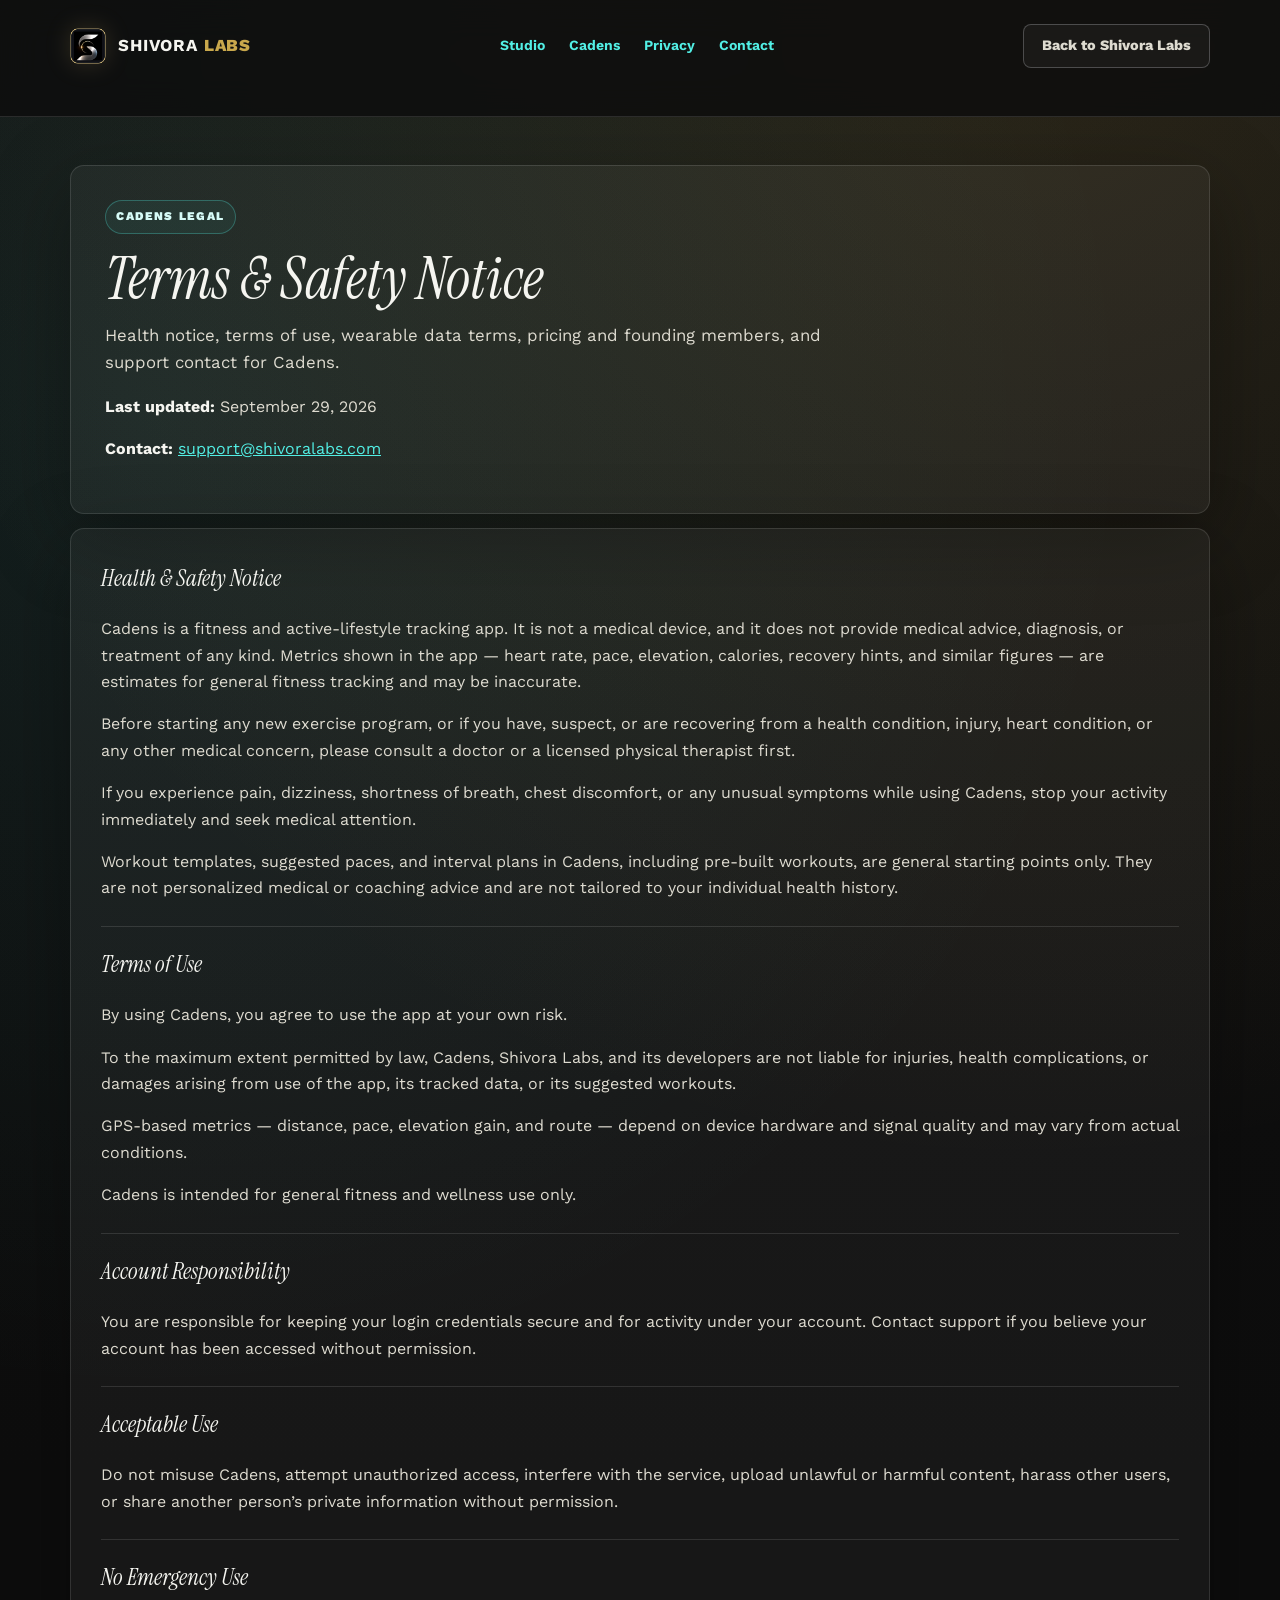
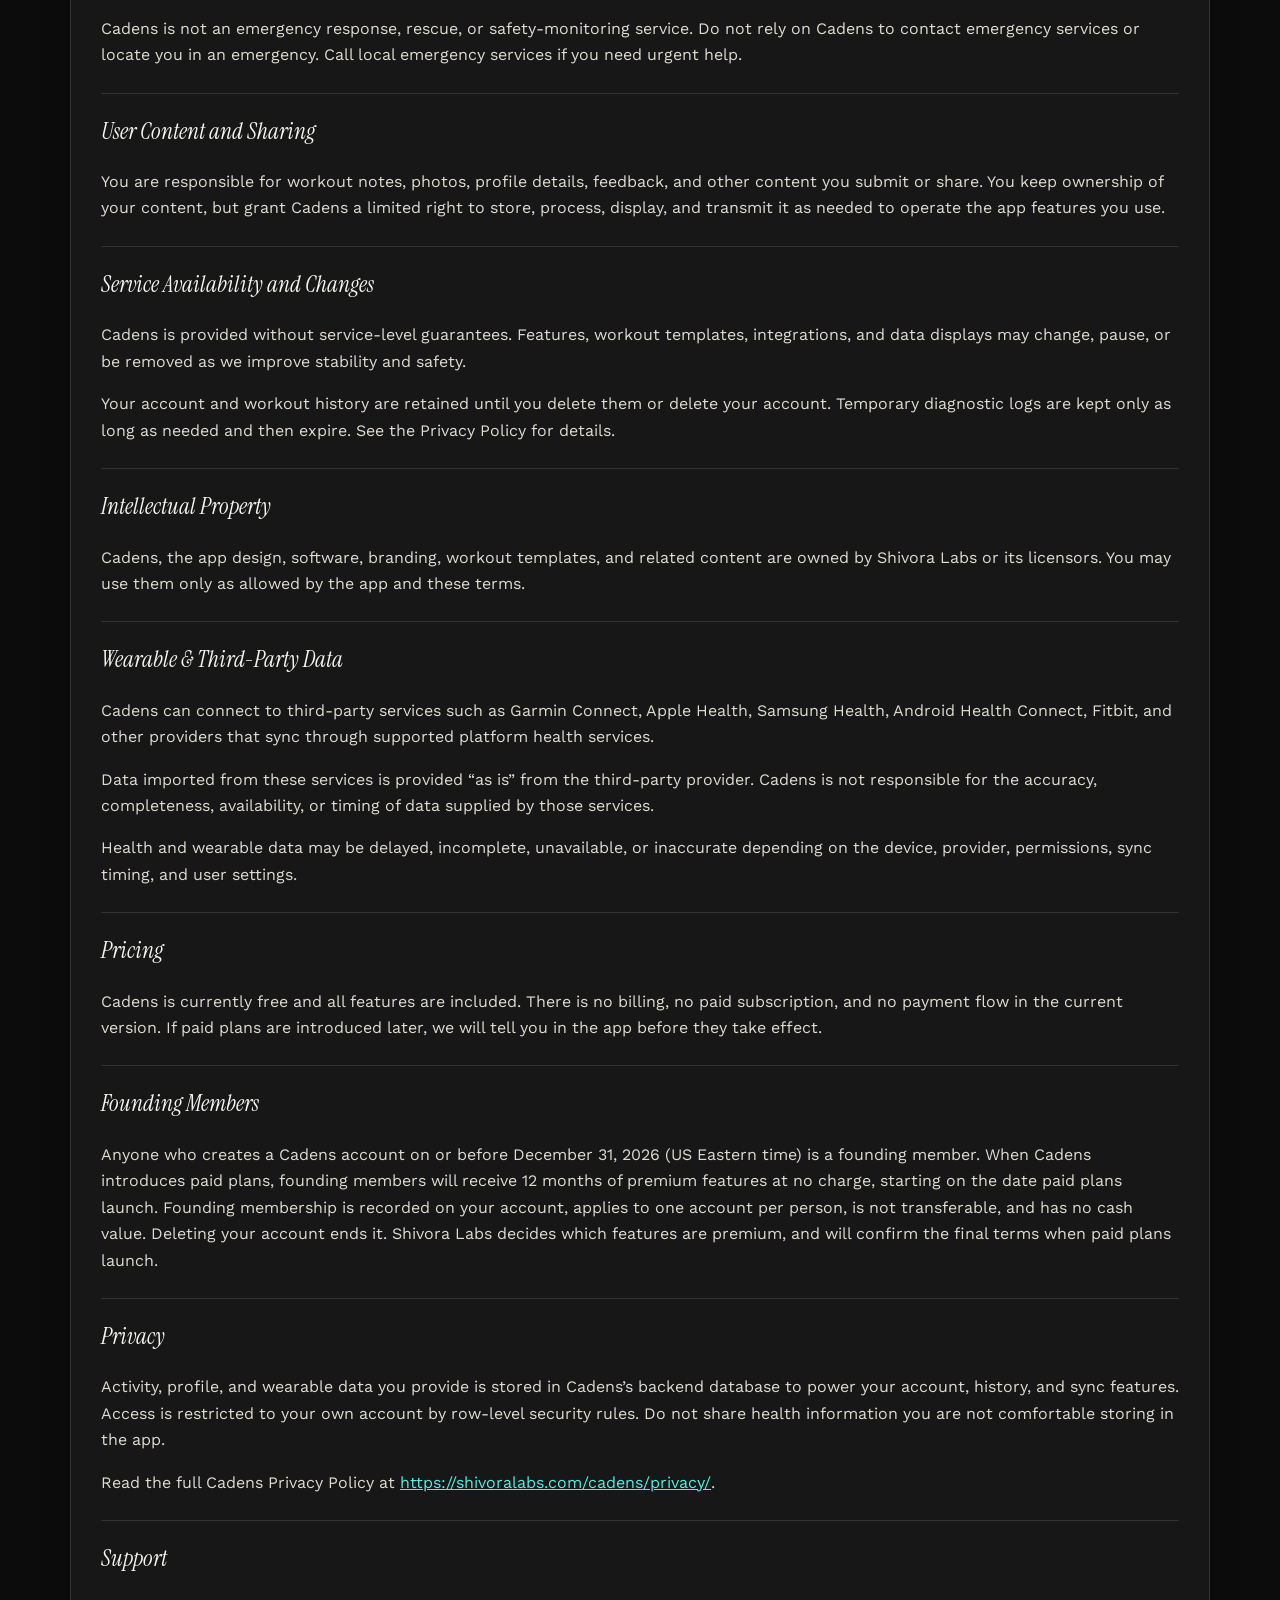
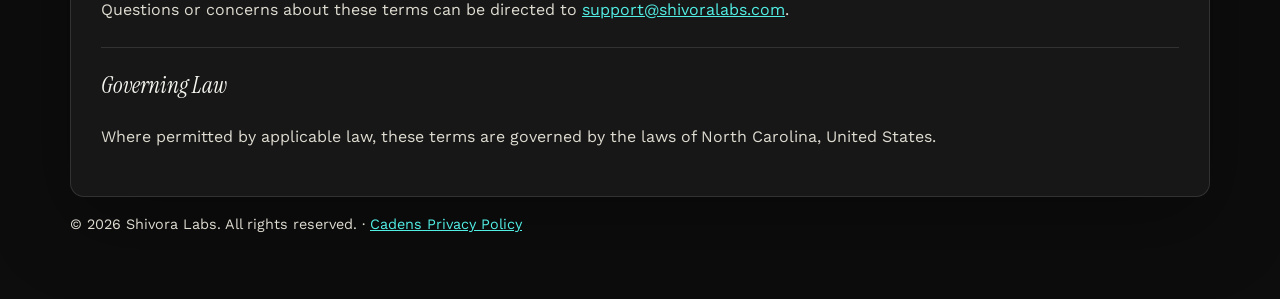
<file: cadens/terms/index.html>
<!DOCTYPE html>
<html lang="en">
<head>
  <meta charset="UTF-8" />
  <meta name="viewport" content="width=device-width, initial-scale=1.0" />
  <title>Cadens Terms & Safety | Shivora Labs</title>
  <meta name="description" content="Terms of Use, Health & Safety Notice, and founding-member terms for Cadens by Shivora Labs." />
  <link rel="icon" href="../../Icons/favicon.ico" sizes="any" />
  <link rel="icon" type="image/png" href="../../Icons/favicon-32.png" sizes="32x32" />
  <link rel="apple-touch-icon" href="../../Icons/favicon-180.png" />
  <link rel="preconnect" href="https://fonts.googleapis.com">
  <link rel="preconnect" href="https://fonts.gstatic.com" crossorigin>
  <link href="https://fonts.googleapis.com/css2?family=Instrument+Serif:ital@0;1&family=Work+Sans:wght@300;400;500;600;700&display=swap" rel="stylesheet">
  <style>
    :root {
      --bg: #0d0d0d;
      --panel: rgba(255, 255, 255, 0.045);
      --line: rgba(245, 245, 240, 0.12);
      --text: #f5f5f0;
      --muted: #a1a1a1;
      --soft: #dedbd0;
      --gold: #c9a84c;
      --cyan: #52efe5;
      --radius: 14px;
      --max: 1140px;
      --font-display: 'Instrument Serif', Georgia, serif;
      --font-sans: 'Work Sans', system-ui, -apple-system, sans-serif;
    }

    * { box-sizing: border-box; }

    html {
      scroll-behavior: smooth;
      scroll-padding-top: 100px;
    }

    body {
      margin: 0;
      min-height: 100vh;
      color: var(--text);
      background:
        radial-gradient(circle at 80% 0%, rgba(201, 168, 76, 0.14), transparent 32%),
        radial-gradient(circle at 12% 12%, rgba(82, 239, 229, 0.08), transparent 30%),
        linear-gradient(180deg, #111111, var(--bg) 42%);
      font-family: var(--font-sans);
      line-height: 1.65;
    }

    h1, h2 { font-family: var(--font-display); font-style: italic; font-weight: 400; letter-spacing: 0; }

    a { color: var(--cyan); }

    .shell {
      width: min(var(--max), calc(100% - 48px));
      margin: 0 auto;
      padding: 24px 0 48px;
    }

    .site-header {
      position: sticky;
      top: 0;
      z-index: 20;
      border-bottom: 1px solid var(--line);
      background: rgba(13, 13, 13, 0.82);
      backdrop-filter: blur(18px);
      margin-bottom: 24px;
    }

    .nav {
      min-height: 76px;
      display: flex;
      align-items: center;
      justify-content: space-between;
      gap: 24px;
    }

    .brand {
      display: inline-flex;
      align-items: center;
      gap: 12px;
      color: var(--text);
      font-weight: 700;
      white-space: nowrap;
      text-decoration: none;
    }

    .brand img {
      width: 36px;
      height: 36px;
      border-radius: 8px;
      object-fit: cover;
      filter: drop-shadow(0 0 12px rgba(228, 195, 127, 0.16));
    }

    .brand span {
      font-size: 1.05rem;
      letter-spacing: 0.05em;
      text-transform: uppercase;
    }

    .brand strong {
      color: var(--gold);
      font-weight: 800;
    }

    .nav-links {
      display: flex;
      align-items: center;
      gap: 24px;
      color: var(--muted);
      font-size: 0.88rem;
      font-weight: 650;
    }

    .nav-links a {
      text-decoration: none;
      transition: color 180ms ease;
    }

    .nav-links a:hover {
      color: var(--text);
    }

    .button {
      min-height: 44px;
      display: inline-flex;
      align-items: center;
      justify-content: center;
      border: 1px solid rgba(232, 234, 241, 0.24);
      border-radius: 8px;
      padding: 0 18px;
      color: var(--soft);
      background: rgba(255, 255, 255, 0.04);
      font-size: 0.9rem;
      font-weight: 760;
      transition: transform 180ms ease, border-color 180ms ease;
      text-decoration: none;
    }

    .button:hover {
      transform: translateY(-1px);
      border-color: rgba(228, 195, 127, 0.48);
    }

    .hero,
    .card {
      border: 1px solid var(--line);
      border-radius: var(--radius);
      background: var(--panel);
      box-shadow: 0 24px 80px rgba(0, 0, 0, 0.34);
    }

    .hero {
      padding: clamp(22px, 3.4vw, 34px);
      margin-bottom: 14px;
    }

    .eyebrow {
      width: fit-content;
      margin-bottom: 14px;
      padding: 6px 10px;
      border: 1px solid rgba(82, 239, 229, 0.28);
      border-radius: 999px;
      color: #d6fbf7;
      background: rgba(82, 239, 229, 0.055);
      font-size: 0.74rem;
      font-weight: 900;
      letter-spacing: 0.14em;
      text-transform: uppercase;
    }

    h1 {
      margin: 0;
      font-size: clamp(2.1rem, 5.2vw, 3.6rem);
      line-height: 1.08;
    }

    .lede {
      max-width: 760px;
      margin-top: 12px;
      color: var(--soft);
      font-size: 1.05rem;
    }

    .card {
      padding: clamp(22px, 3vw, 30px);
    }

    h2 {
      margin-top: 24px;
      padding-top: 18px;
      border-top: 1px solid var(--line);
      font-size: 1.45rem;
    }

    h2:first-child {
      margin-top: 0;
      padding-top: 0;
      border-top: 0;
    }

    p, li { color: var(--soft); }
    ul { padding-left: 22px; }
    li { margin: 6px 0; }
    strong { color: var(--text); }

    .notice {
      margin: 18px 0;
      border-left: 3px solid var(--cyan);
      padding: 14px 16px;
      background: rgba(82, 239, 229, 0.06);
      color: var(--soft);
    }

    footer {
      margin-top: 16px;
      color: var(--muted);
      font-size: 0.9rem;
    }

    @media (max-width: 900px) {
      .shell {
        width: min(var(--max), calc(100% - 32px));
      }

      .nav {
        gap: 14px;
        flex-wrap: wrap;
        padding: 14px 0;
      }

      .nav-links {
        order: 3;
        width: 100%;
        justify-content: flex-start;
        gap: 16px;
        overflow-x: auto;
        padding-bottom: 2px;
      }

      .nav > .button {
        min-height: 38px;
        padding: 0 12px;
        font-size: 0.82rem;
      }
    }

    @media (max-width: 520px) {
      .nav > .button {
        display: none;
      }
    }
  </style>
</head>
<body>
  <header class="site-header">
    <div class="shell nav" aria-label="Primary navigation">
      <a class="brand" href="../../" aria-label="Shivora Labs home">
        <img src="../../Icons/favicon-120.png" alt="" />
        <span>Shivora <strong>Labs</strong></span>
      </a>
      <nav class="nav-links" aria-label="Site links">
        <a href="../../#studio">Studio</a>
        <a href="../../#cadens">Cadens</a>
        <a href="../privacy/">Privacy</a>
        <a href="../../#contact">Contact</a>
      </nav>
      <a class="button" href="../../">Back to Shivora Labs</a>
    </div>
  </header>

  <main class="shell">

    <section class="hero">
      <div class="eyebrow">Cadens Legal</div>
      <h1>Terms & Safety Notice</h1>
      <p class="lede">Health notice, terms of use, wearable data terms, pricing and founding members, and support contact for Cadens.</p>
      <p><strong>Last updated:</strong> September 29, 2026</p>
      <p><strong>Contact:</strong> <a href="mailto:support@shivoralabs.com">support@shivoralabs.com</a></p>
    </section>

    <section class="card">
      <h2>Health & Safety Notice</h2>
      <p>Cadens is a fitness and active-lifestyle tracking app. It is not a medical device, and it does not provide medical advice, diagnosis, or treatment of any kind. Metrics shown in the app — heart rate, pace, elevation, calories, recovery hints, and similar figures — are estimates for general fitness tracking and may be inaccurate.</p>
      <p>Before starting any new exercise program, or if you have, suspect, or are recovering from a health condition, injury, heart condition, or any other medical concern, please consult a doctor or a licensed physical therapist first.</p>
      <p>If you experience pain, dizziness, shortness of breath, chest discomfort, or any unusual symptoms while using Cadens, stop your activity immediately and seek medical attention.</p>
      <p>Workout templates, suggested paces, and interval plans in Cadens, including pre-built workouts, are general starting points only. They are not personalized medical or coaching advice and are not tailored to your individual health history.</p>

      <h2>Terms of Use</h2>
      <p>By using Cadens, you agree to use the app at your own risk.</p>
      <p>To the maximum extent permitted by law, Cadens, Shivora Labs, and its developers are not liable for injuries, health complications, or damages arising from use of the app, its tracked data, or its suggested workouts.</p>
      <p>GPS-based metrics — distance, pace, elevation gain, and route — depend on device hardware and signal quality and may vary from actual conditions.</p>
      <p>Cadens is intended for general fitness and wellness use only.</p>

      <h2>Account Responsibility</h2>
      <p>You are responsible for keeping your login credentials secure and for activity under your account. Contact support if you believe your account has been accessed without permission.</p>

      <h2>Acceptable Use</h2>
      <p>Do not misuse Cadens, attempt unauthorized access, interfere with the service, upload unlawful or harmful content, harass other users, or share another person’s private information without permission.</p>

      <h2>No Emergency Use</h2>
      <p>Cadens is not an emergency response, rescue, or safety-monitoring service. Do not rely on Cadens to contact emergency services or locate you in an emergency. Call local emergency services if you need urgent help.</p>

      <h2>User Content and Sharing</h2>
      <p>You are responsible for workout notes, photos, profile details, feedback, and other content you submit or share. You keep ownership of your content, but grant Cadens a limited right to store, process, display, and transmit it as needed to operate the app features you use.</p>

      <h2>Service Availability and Changes</h2>
      <p>Cadens is provided without service-level guarantees. Features, workout templates, integrations, and data displays may change, pause, or be removed as we improve stability and safety.</p>
      <p>Your account and workout history are retained until you delete them or delete your account. Temporary diagnostic logs are kept only as long as needed and then expire. See the Privacy Policy for details.</p>

      <h2>Intellectual Property</h2>
      <p>Cadens, the app design, software, branding, workout templates, and related content are owned by Shivora Labs or its licensors. You may use them only as allowed by the app and these terms.</p>

      <h2>Wearable & Third-Party Data</h2>
      <p>Cadens can connect to third-party services such as Garmin Connect, Apple Health, Samsung Health, Android Health Connect, Fitbit, and other providers that sync through supported platform health services.</p>
      <p>Data imported from these services is provided “as is” from the third-party provider. Cadens is not responsible for the accuracy, completeness, availability, or timing of data supplied by those services.</p>
      <p>Health and wearable data may be delayed, incomplete, unavailable, or inaccurate depending on the device, provider, permissions, sync timing, and user settings.</p>

      <h2>Pricing</h2>
      <p>Cadens is currently free and all features are included. There is no billing, no paid subscription, and no payment flow in the current version. If paid plans are introduced later, we will tell you in the app before they take effect.</p>

      <h2 id="founding">Founding Members</h2>
      <p>Anyone who creates a Cadens account on or before December 31, 2026 (US Eastern time) is a founding member. When Cadens introduces paid plans, founding members will receive 12 months of premium features at no charge, starting on the date paid plans launch. Founding membership is recorded on your account, applies to one account per person, is not transferable, and has no cash value. Deleting your account ends it. Shivora Labs decides which features are premium, and will confirm the final terms when paid plans launch.</p>

      <h2>Privacy</h2>
      <p>Activity, profile, and wearable data you provide is stored in Cadens’s backend database to power your account, history, and sync features. Access is restricted to your own account by row-level security rules. Do not share health information you are not comfortable storing in the app.</p>
      <p>Read the full Cadens Privacy Policy at <a href="../privacy/">https://shivoralabs.com/cadens/privacy/</a>.</p>

      <h2>Support</h2>
      <p>Questions or concerns about these terms can be directed to <a href="../../contact/">support@shivoralabs.com</a>.</p>

      <h2>Governing Law</h2>
      <p>Where permitted by applicable law, these terms are governed by the laws of North Carolina, United States.</p>
    </section>

    <footer>
      <p>© <span id="year"></span> Shivora Labs. All rights reserved. · <a href="../privacy/">Cadens Privacy Policy</a></p>
    </footer>
  </main>
  <script>document.getElementById("year").textContent = new Date().getFullYear();</script>
</body>
</html>
</file>
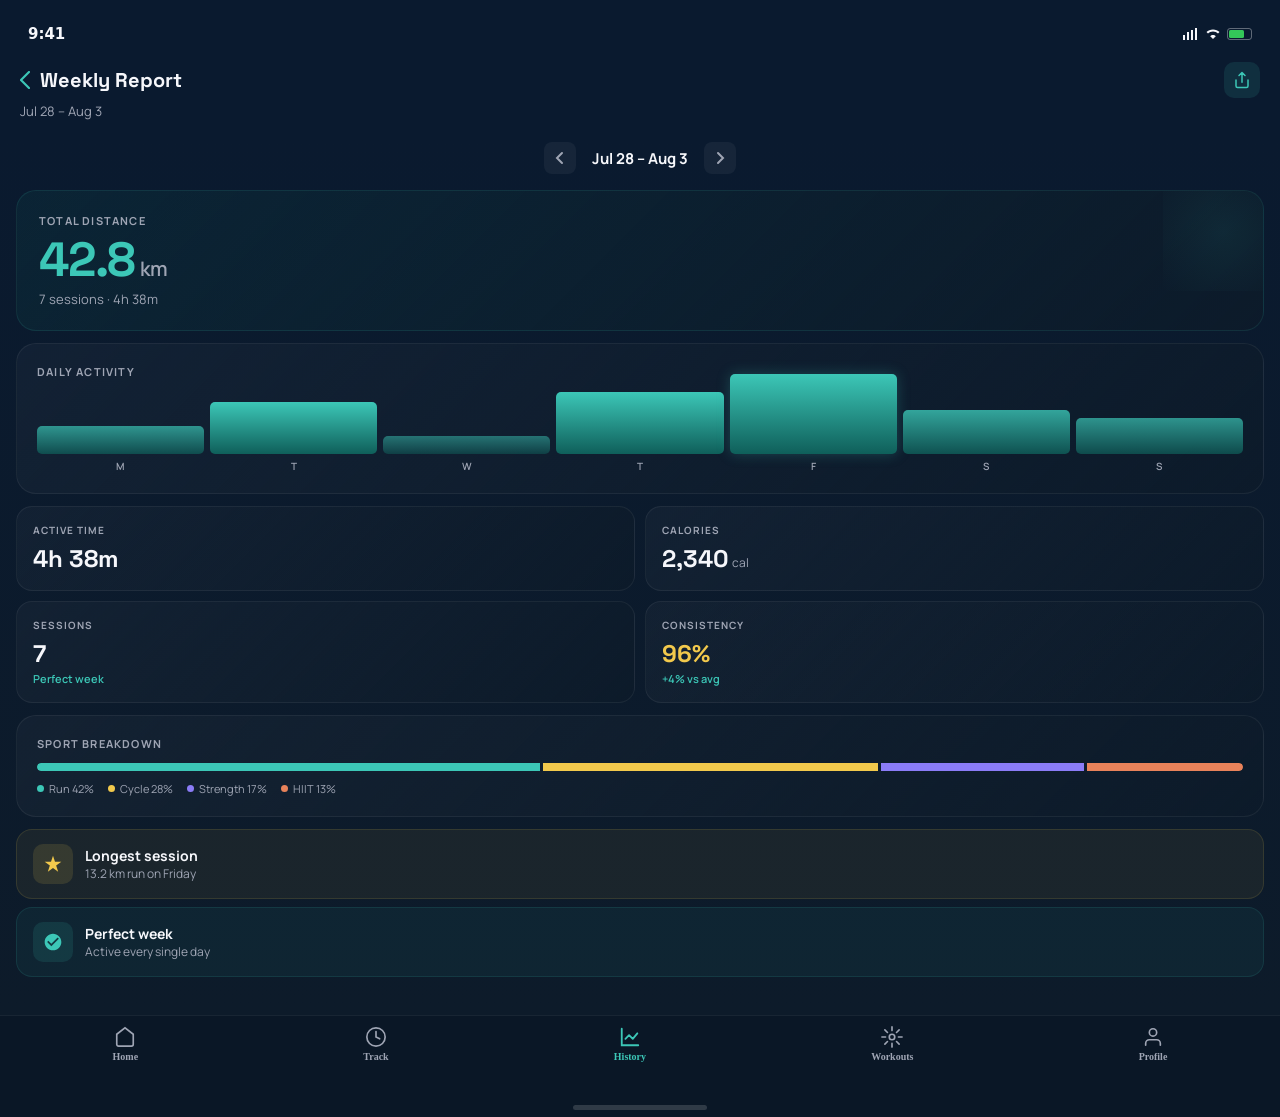
<file: cadens_screen_weekly_report.html>
<!DOCTYPE html>
<html lang="en">
<head>
<meta charset="UTF-8">
<meta name="viewport" content="width=device-width, initial-scale=1.0">
<title>Cadens Weekly Report Screen</title>
<style>
  @import url('https://fonts.googleapis.com/css2?family=Space+Grotesk:wght@400;500;600;700;800;900&family=Manrope:wght@400;500;600;700;800&display=swap');
  * { margin: 0; padding: 0; box-sizing: border-box; }
  body { margin: 0; padding: 0; background: transparent; overflow: hidden; }
  .phone { width: 100%; height: 100%; overflow-y: auto; background: #0A1A2F; scrollbar-width: none; }
  .phone::-webkit-scrollbar { display: none; }
  .status-bar { height: 54px; padding: 14px 28px 0; display: flex; align-items: center; justify-content: space-between; background: #0A1A2F; }
  .status-bar .time { font-family: system-ui; font-size: 15px; font-weight: 600; color: #f6f7fb; }
  .app-header { padding: 8px 20px 16px; background: #0A1A2F; }
  .header-row { display: flex; align-items: center; gap: 10px; margin-bottom: 4px; }
  .header-title { font-family: 'Space Grotesk', system-ui; font-size: 20px; font-weight: 700; color: #f6f7fb; }
  .share-btn { width: 36px; height: 36px; border-radius: 10px; background: rgba(60,199,183,0.12); display: flex; align-items: center; justify-content: center; }
  .subtitle { font-family: 'Manrope', system-ui; font-size: 13px; color: #9fa5b4; }
  .content { padding: 0 16px 30px; background: linear-gradient(180deg, #0A1A2F, #0D1B2A); font-family: 'Manrope', system-ui; }
  .week-nav { display: flex; align-items: center; justify-content: center; gap: 16px; padding: 6px 0 16px; }
  .nav-btn { width: 32px; height: 32px; border-radius: 8px; background: rgba(255,255,255,0.05); display: flex; align-items: center; justify-content: center; }
  .week-label { font-size: 15px; font-weight: 700; color: #f6f7fb; }
  .card { border-radius: 20px; padding: 20px; margin-bottom: 12px; border: 1px solid rgba(255,255,255,0.06); }
  .hero-card { background: linear-gradient(135deg, rgba(15,95,90,0.15), rgba(13,27,42,0.9)); border-color: rgba(60,199,183,0.12); padding: 22px; position: relative; overflow: hidden; }
  .hero-glow { position: absolute; top: -20px; right: -20px; width: 120px; height: 120px; background: radial-gradient(circle, rgba(60,199,183,0.08), transparent); }
  .stat-label { font-size: 11px; font-weight: 700; letter-spacing: 1.2px; color: #9fa5b4; text-transform: uppercase; }
  .hero-value { margin-top: 8px; display: flex; align-items: baseline; gap: 6px; }
  .hero-num { font-family: 'Space Grotesk', system-ui; font-size: 48px; font-weight: 900; color: #3CC7B7; line-height: 1; letter-spacing: -2px; }
  .hero-unit { font-size: 20px; font-weight: 600; color: #9fa5b4; }
  .hero-sub { margin-top: 6px; font-size: 13px; color: #9fa5b4; }
  .default-card { background: linear-gradient(135deg, rgba(255,255,255,0.03), rgba(13,27,42,0.8)); }
  .bars-container { display: flex; align-items: flex-end; gap: 6px; height: 80px; }
  .bar-col { flex: 1; display: flex; flex-direction: column; align-items: center; gap: 5px; }
  .bar { width: 100%; border-radius: 5px; background: linear-gradient(to top, #0F5F5A, #3CC7B7); }
  .bar-label { font-size: 10px; color: #9fa5b4; font-weight: 600; }
  .metrics-grid { display: grid; grid-template-columns: 1fr 1fr; gap: 10px; margin-bottom: 12px; }
  .metric-card { background: linear-gradient(135deg, rgba(255,255,255,0.03), rgba(13,27,42,0.8)); border: 1px solid rgba(255,255,255,0.06); border-radius: 16px; padding: 16px; }
  .metric-label { font-size: 10px; font-weight: 700; letter-spacing: 1px; color: #9fa5b4; text-transform: uppercase; }
  .metric-value { margin-top: 6px; font-family: 'Space Grotesk', system-ui; font-size: 24px; font-weight: 800; color: #f6f7fb; }
  .metric-accent { font-size: 11px; color: #3CC7B7; font-weight: 600; margin-top: 2px; }
  .breakdown-bar { display: flex; gap: 3px; height: 8px; border-radius: 4px; overflow: hidden; }
  .legend { display: flex; gap: 14px; margin-top: 10px; flex-wrap: wrap; }
  .legend-item { font-size: 11px; color: #9fa5b4; display: flex; align-items: center; gap: 5px; }
  .legend-dot { width: 7px; height: 7px; border-radius: 50%; display: inline-block; }
  .highlight { display: flex; align-items: center; gap: 12px; border-radius: 16px; padding: 14px 16px; margin-bottom: 8px; }
  .highlight-icon { width: 40px; height: 40px; border-radius: 10px; display: flex; align-items: center; justify-content: center; flex-shrink: 0; }
  .highlight-title { font-size: 14px; font-weight: 700; color: #f6f7fb; }
  .highlight-sub { font-size: 12px; color: #9fa5b4; }
  .bottom-nav { height: 82px; background: #0A1726; border-top: 1px solid rgba(255,255,255,0.06); display: flex; align-items: flex-start; padding-top: 10px; justify-content: space-around; }
  .nav-item { display: flex; flex-direction: column; align-items: center; gap: 3px; }
  .nav-item-label { font-size: 10px; font-weight: 600; }
  .home-indicator { height: 20px; display: flex; justify-content: center; padding-top: 8px; background: #0A1726; }
  .home-indicator div { width: 134px; height: 5px; border-radius: 3px; background: rgba(255,255,255,0.15); }
</style>
</head>
<body>
<div class="phone">

  <!-- Status bar -->
  <div class="status-bar">
    <span class="time">9:41</span>
    <div style="display:flex;gap:6px;align-items:center;">
      <svg width="17" height="12" viewBox="0 0 17 12"><path d="M1 7h2v5H1zM5 4h2v8H5zM9 2h2v10H9zM13 0h2v12h-2z" fill="#f6f7fb"/></svg>
      <svg width="16" height="12" viewBox="0 0 16 12"><path d="M8 3.5C6 3.5 4.2 4.3 3 5.5L1.5 4C3.1 2.4 5.4 1.5 8 1.5s4.9.9 6.5 2.5L13 5.5c-1.2-1.2-3-2-5-2z" fill="#f6f7fb"/><path d="M8 7c-1.1 0-2.1.5-2.8 1.2L8 11l2.8-2.8C10.1 7.5 9.1 7 8 7z" fill="#f6f7fb"/></svg>
      <div style="width:25px;height:12px;border-radius:3px;border:1px solid rgba(255,255,255,0.35);display:flex;align-items:center;padding:1px;">
        <div style="width:70%;height:100%;background:#34C759;border-radius:1.5px;"></div>
      </div>
    </div>
  </div>

  <!-- App header -->
  <div class="app-header">
    <div class="header-row">
      <svg width="10" height="18" viewBox="0 0 10 18"><path d="M9 1L1 9l8 8" stroke="#3CC7B7" stroke-width="2.2" fill="none" stroke-linecap="round" stroke-linejoin="round"/></svg>
      <span class="header-title">Weekly Report</span>
      <div style="flex:1;"></div>
      <div class="share-btn">
        <svg width="18" height="18" viewBox="0 0 24 24" fill="none"><path d="M4 12v8a2 2 0 002 2h12a2 2 0 002-2v-8M16 6l-4-4-4 4M12 2v13" stroke="#3CC7B7" stroke-width="2" stroke-linecap="round" stroke-linejoin="round"/></svg>
      </div>
    </div>
    <span class="subtitle">Jul 28 – Aug 3</span>
  </div>

  <!-- Content -->
  <div class="content">

    <!-- Week nav -->
    <div class="week-nav">
      <div class="nav-btn"><svg width="14" height="14" viewBox="0 0 14 14"><path d="M9 2L4 7l5 5" stroke="#9fa5b4" stroke-width="2" fill="none" stroke-linecap="round"/></svg></div>
      <span class="week-label">Jul 28 – Aug 3</span>
      <div class="nav-btn"><svg width="14" height="14" viewBox="0 0 14 14"><path d="M5 2l5 5-5 5" stroke="#9fa5b4" stroke-width="2" fill="none" stroke-linecap="round"/></svg></div>
    </div>

    <!-- Hero stat -->
    <div class="card hero-card">
      <div class="hero-glow"></div>
      <div class="stat-label">Total Distance</div>
      <div class="hero-value">
        <span class="hero-num">42.8</span>
        <span class="hero-unit">km</span>
      </div>
      <div class="hero-sub">7 sessions · 4h 38m</div>
    </div>

    <!-- Daily bars -->
    <div class="card default-card">
      <div class="stat-label" style="margin-bottom:14px;">Daily Activity</div>
      <div class="bars-container">
        <div class="bar-col"><div class="bar" style="height:28px;opacity:0.7;"></div><span class="bar-label">M</span></div>
        <div class="bar-col"><div class="bar" style="height:52px;"></div><span class="bar-label">T</span></div>
        <div class="bar-col"><div class="bar" style="height:18px;opacity:0.5;"></div><span class="bar-label">W</span></div>
        <div class="bar-col"><div class="bar" style="height:62px;"></div><span class="bar-label">T</span></div>
        <div class="bar-col"><div class="bar" style="height:80px;box-shadow:0 0 14px rgba(60,199,183,0.25);"></div><span class="bar-label">F</span></div>
        <div class="bar-col"><div class="bar" style="height:44px;opacity:0.8;"></div><span class="bar-label">S</span></div>
        <div class="bar-col"><div class="bar" style="height:36px;opacity:0.7;"></div><span class="bar-label">S</span></div>
      </div>
    </div>

    <!-- Metrics grid -->
    <div class="metrics-grid">
      <div class="metric-card">
        <div class="metric-label">Active Time</div>
        <div class="metric-value">4h 38m</div>
      </div>
      <div class="metric-card">
        <div class="metric-label">Calories</div>
        <div style="margin-top:6px;display:flex;align-items:baseline;gap:3px;">
          <span class="metric-value" style="margin:0;">2,340</span>
          <span style="font-size:12px;color:#9fa5b4;">cal</span>
        </div>
      </div>
      <div class="metric-card">
        <div class="metric-label">Sessions</div>
        <div class="metric-value">7</div>
        <div class="metric-accent">Perfect week</div>
      </div>
      <div class="metric-card">
        <div class="metric-label">Consistency</div>
        <div class="metric-value" style="color:#F2C94C;">96%</div>
        <div class="metric-accent">+4% vs avg</div>
      </div>
    </div>

    <!-- Sport breakdown -->
    <div class="card default-card">
      <div class="stat-label" style="margin-bottom:12px;">Sport Breakdown</div>
      <div class="breakdown-bar">
        <div style="flex:42;background:#3CC7B7;border-radius:4px 0 0 4px;"></div>
        <div style="flex:28;background:#F2C94C;"></div>
        <div style="flex:17;background:#8B7CF7;"></div>
        <div style="flex:13;background:#E8825A;border-radius:0 4px 4px 0;"></div>
      </div>
      <div class="legend">
        <span class="legend-item"><span class="legend-dot" style="background:#3CC7B7;"></span>Run 42%</span>
        <span class="legend-item"><span class="legend-dot" style="background:#F2C94C;"></span>Cycle 28%</span>
        <span class="legend-item"><span class="legend-dot" style="background:#8B7CF7;"></span>Strength 17%</span>
        <span class="legend-item"><span class="legend-dot" style="background:#E8825A;"></span>HIIT 13%</span>
      </div>
    </div>

    <!-- Highlights -->
    <div class="highlight" style="background:rgba(242,201,76,0.06);border:1px solid rgba(242,201,76,0.12);">
      <div class="highlight-icon" style="background:rgba(242,201,76,0.12);">
        <svg width="20" height="20" viewBox="0 0 24 24" fill="none"><path d="M12 2l2.4 7.4H22l-6.2 4.5 2.4 7.4L12 16.8l-6.2 4.5 2.4-7.4L2 9.4h7.6z" fill="#F2C94C"/></svg>
      </div>
      <div>
        <div class="highlight-title">Longest session</div>
        <div class="highlight-sub">13.2 km run on Friday</div>
      </div>
    </div>
    <div class="highlight" style="background:rgba(60,199,183,0.06);border:1px solid rgba(60,199,183,0.12);">
      <div class="highlight-icon" style="background:rgba(60,199,183,0.12);">
        <svg width="20" height="20" viewBox="0 0 24 24" fill="none"><path d="M12 2C6.48 2 2 6.48 2 12s4.48 10 10 10 10-4.48 10-10S17.52 2 12 2zm-2 15l-5-5 1.41-1.41L10 14.17l7.59-7.59L19 8l-9 9z" fill="#3CC7B7"/></svg>
      </div>
      <div>
        <div class="highlight-title">Perfect week</div>
        <div class="highlight-sub">Active every single day</div>
      </div>
    </div>
  </div>

  <!-- Bottom nav -->
  <div class="bottom-nav">
    <div class="nav-item">
      <svg width="22" height="22" viewBox="0 0 24 24" fill="none"><path d="M3 9l9-7 9 7v11a2 2 0 01-2 2H5a2 2 0 01-2-2z" stroke="#9fa5b4" stroke-width="1.8"/></svg>
      <span class="nav-item-label" style="color:#9fa5b4;">Home</span>
    </div>
    <div class="nav-item">
      <svg width="22" height="22" viewBox="0 0 24 24" fill="none"><circle cx="12" cy="12" r="10" stroke="#9fa5b4" stroke-width="1.8"/><path d="M12 6v6l4 2" stroke="#9fa5b4" stroke-width="1.8" stroke-linecap="round"/></svg>
      <span class="nav-item-label" style="color:#9fa5b4;">Track</span>
    </div>
    <div class="nav-item">
      <svg width="22" height="22" viewBox="0 0 24 24" fill="none"><path d="M3 3v18h18" stroke="#3CC7B7" stroke-width="2" stroke-linecap="round"/><path d="M7 14l4-4 4 4 5-6" stroke="#3CC7B7" stroke-width="2" stroke-linecap="round" stroke-linejoin="round"/></svg>
      <span class="nav-item-label" style="color:#3CC7B7;font-weight:700;">History</span>
    </div>
    <div class="nav-item">
      <svg width="22" height="22" viewBox="0 0 24 24" fill="none"><circle cx="12" cy="12" r="3" stroke="#9fa5b4" stroke-width="1.8"/><path d="M12 1v4M12 19v4M4.22 4.22l2.83 2.83M16.95 16.95l2.83 2.83M1 12h4M19 12h4M4.22 19.78l2.83-2.83M16.95 7.05l2.83-2.83" stroke="#9fa5b4" stroke-width="1.8" stroke-linecap="round"/></svg>
      <span class="nav-item-label" style="color:#9fa5b4;">Workouts</span>
    </div>
    <div class="nav-item">
      <svg width="22" height="22" viewBox="0 0 24 24" fill="none"><path d="M20 21v-2a4 4 0 00-4-4H8a4 4 0 00-4 4v2M12 11a4 4 0 100-8 4 4 0 000 8z" stroke="#9fa5b4" stroke-width="1.8" stroke-linecap="round"/></svg>
      <span class="nav-item-label" style="color:#9fa5b4;">Profile</span>
    </div>
  </div>

  <div class="home-indicator"><div></div></div>
</div>
</body>
</html>
</file>
<file: styles.css>
/* Shivora Labs Site Stylesheet */

:root {
  /* Brand Guidelines Palettes */
  --bg: #05060a;
  --panel: #0d0f16;
  --panel-2: #11141d;
  --panel-3: #151923;
  --line: rgba(232, 234, 241, 0.08);
  --line-strong: rgba(232, 234, 241, 0.16);
  --text: #f6f7fb;
  --soft: #d9dce6;
  --muted: #9fa5b4;
  
  /* Brand Guide Official Accent Colors */
  --cosmic-cyan: #00e5ff;
  --electric-blue: #0052ff;
  --neon-purple: #8a2be2;
  --soft-silver: #e2e4f0;
  --aura-violet: #bd00ff;
  
  /* Accents */
  --gold: #e4c37f;
  --gold-2: #b28742;
  --teal: #6bc8bb;
  --success: #4ade80;
  
  /* Utilities */
  --glass: rgba(255, 255, 255, 0.03);
  --glass-border: rgba(255, 255, 255, 0.07);
  --shadow: 0 24px 80px rgba(0, 0, 0, 0.6);
  --radius: 12px;
  --radius-lg: 24px;
  --max: 1140px;
  
  /* Typography */
  --font-display: 'Outfit', 'Sora', 'Inter', system-ui, -apple-system, sans-serif;
  --font-sans: 'Inter', system-ui, -apple-system, sans-serif;
}

* {
  box-sizing: border-box;
  margin: 0;
  padding: 0;
}

html {
  scroll-behavior: smooth;
  scroll-padding-top: 104px; /* Offset for sticky header */
}

body {
  min-height: 100vh;
  background-color: var(--bg);
  color: var(--text);
  font-family: var(--font-sans);
  line-height: 1.6;
  overflow-x: hidden;
  position: relative;
}

/* Cosmic Glow Background Elements */
body::before {
  content: "";
  position: fixed;
  inset: 0;
  z-index: -1;
  background-image:
    linear-gradient(rgba(255, 255, 255, 0.015) 1px, transparent 1px),
    linear-gradient(90deg, rgba(255, 255, 255, 0.015) 1px, transparent 1px);
  background-size: 80px 80px;
  mask-image: radial-gradient(circle at 50% 30%, black 20%, transparent 80%);
  pointer-events: none;
}

.aurora-bg {
  position: absolute;
  top: 0;
  left: 0;
  right: 0;
  height: 800px;
  pointer-events: none;
  z-index: -2;
  overflow: hidden;
}

.aurora-1 {
  position: absolute;
  top: -200px;
  left: 60%;
  width: 500px;
  height: 500px;
  background: radial-gradient(circle, rgba(201, 168, 76, 0.12) 0%, transparent 70%);
  filter: blur(80px);
}

.aurora-2 {
  position: absolute;
  top: -100px;
  left: 10%;
  width: 600px;
  height: 600px;
  background: radial-gradient(circle, rgba(82, 239, 229, 0.1) 0%, transparent 70%);
  filter: blur(100px);
}

a {
  color: inherit;
  text-decoration: none;
}

img {
  display: block;
  max-width: 100%;
}

main,
section,
.shell,
.hero-content,
.hero-visual,
.trust-row,
.snapshot,
.product-panel,
.contact-wrap {
  min-width: 0;
}

.shell {
  width: min(var(--max), calc(100% - 48px));
  max-width: calc(100vw - 48px);
  margin: 0 auto;
}

/* Header & Nav */
.site-header {
  position: sticky;
  top: 0;
  z-index: 100;
  border-bottom: 1px solid var(--line);
  background: rgba(5, 6, 10, 0.75);
  backdrop-filter: blur(20px);
  -webkit-backdrop-filter: blur(20px);
  transition: background 0.3s, border-color 0.3s;
}

.site-header.scrolled {
  background: rgba(5, 6, 10, 0.9);
  border-color: rgba(232, 234, 241, 0.12);
}

.nav {
  min-height: 80px;
  display: flex;
  align-items: center;
  justify-content: space-between;
  gap: 24px;
}

.brand {
  display: inline-flex;
  align-items: center;
  gap: 12px;
  color: var(--text);
  font-weight: 700;
  font-family: var(--font-display);
}

.brand img {
  width: 36px;
  height: 36px;
  border-radius: 8px;
  object-fit: cover;
  transition: transform 0.3s ease;
}

.brand:hover img {
  transform: rotate(5deg) scale(1.05);
}

.brand span {
  font-size: 1.05rem;
  letter-spacing: 0.05em;
  text-transform: uppercase;
}

.brand strong {
  color: var(--cosmic-cyan);
  font-weight: 800;
}

.nav-links {
  display: flex;
  align-items: center;
  gap: 32px;
  color: var(--muted);
  font-size: 0.88rem;
  font-weight: 500;
}

.nav-links a {
  transition: color 0.2s ease, transform 0.2s ease;
  position: relative;
}

.nav-links a::after {
  content: "";
  position: absolute;
  bottom: -4px;
  left: 0;
  width: 0;
  height: 2px;
  background: linear-gradient(90deg, var(--cosmic-cyan), var(--electric-blue));
  transition: width 0.2s ease;
}

.nav-links a:hover {
  color: var(--text);
}

.nav-links a:hover::after {
  width: 100%;
}

.button {
  min-height: 46px;
  display: inline-flex;
  align-items: center;
  justify-content: center;
  border: 1px solid var(--line-strong);
  border-radius: var(--radius);
  padding: 0 22px;
  font-size: 0.9rem;
  font-weight: 600;
  transition: all 0.25s cubic-bezier(0.16, 1, 0.3, 1);
  cursor: pointer;
  gap: 8px;
  white-space: nowrap;
}

.button.secondary {
  background: var(--glass);
  color: var(--soft);
}

.button.secondary:hover {
  background: rgba(255, 255, 255, 0.07);
  border-color: rgba(255, 255, 255, 0.2);
  color: var(--text);
  transform: translateY(-2px);
}

.button.primary {
  border-color: transparent;
  color: #05060a;
  background: linear-gradient(135deg, #ffffff, var(--soft-silver));
  box-shadow: 0 8px 30px rgba(255, 255, 255, 0.05);
}

.button.primary:hover {
  background: linear-gradient(135deg, var(--cosmic-cyan), var(--electric-blue));
  color: #fff;
  transform: translateY(-2px);
  box-shadow: 0 12px 35px rgba(82, 239, 229, 0.25);
}

/* Mobile Hamburger Menu */
.hamburger {
  display: none;
  background: none;
  border: none;
  color: var(--text);
  cursor: pointer;
  padding: 8px;
  z-index: 110;
}

.hamburger svg {
  width: 24px;
  height: 24px;
  fill: none;
  stroke: currentColor;
  stroke-width: 2;
  stroke-linecap: round;
}

.mobile-drawer {
  position: fixed;
  inset: 0;
  background: rgba(5, 6, 10, 0.95);
  backdrop-filter: blur(20px);
  z-index: 105;
  display: flex;
  flex-direction: column;
  justify-content: center;
  align-items: center;
  gap: 32px;
  opacity: 0;
  pointer-events: none;
  transition: opacity 0.3s ease;
}

.mobile-drawer.open {
  opacity: 1;
  pointer-events: auto;
}

.mobile-drawer a {
  font-size: 1.5rem;
  font-weight: 600;
  color: var(--muted);
  transition: color 0.2s;
}

.mobile-drawer a:hover {
  color: var(--text);
}

/* Global Section Layout */
section {
  display: flex;
  flex-direction: column;
  justify-content: center;
  padding: clamp(48px, 6vw, 72px) 0;
  position: relative;
}

/* Hero Section */
.hero {
  display: grid;
  grid-template-columns: 1.15fr 0.85fr;
  align-items: center;
  gap: clamp(36px, 5vw, 60px);
  min-height: calc(100svh - 80px);
}

.hero-content {
  display: grid;
  grid-template-rows: minmax(0, 1fr) auto;
  gap: 26px;
}

.eyebrow {
  width: fit-content;
  display: inline-flex;
  align-items: center;
  gap: 10px;
  padding: 8px 14px;
  border: 1px solid rgba(82, 239, 229, 0.15);
  border-radius: 999px;
  background: rgba(82, 239, 229, 0.05);
  color: var(--cosmic-cyan);
  font-size: 0.72rem;
  font-weight: 700;
  letter-spacing: 0.15em;
  text-transform: uppercase;
}

.eyebrow::before {
  content: "";
  width: 6px;
  height: 6px;
  border-radius: 50%;
  background: var(--cosmic-cyan);
  box-shadow: 0 0 10px var(--cosmic-cyan);
}

h1 {
  font-family: var(--font-display);
  font-size: clamp(2.55rem, 4.6vw, 4.05rem);
  font-weight: 800;
  line-height: 1.08;
  letter-spacing: -0.02em;
}

.text-gradient {
  background: linear-gradient(135deg, #ffffff 20%, var(--cosmic-cyan) 60%, var(--neon-purple));
  -webkit-background-clip: text;
  background-clip: text;
  color: transparent;
  display: inline;
}

.hero-copy {
  color: var(--muted);
  font-size: clamp(1rem, 1.35vw, 1.14rem);
  line-height: 1.6;
  max-width: 600px;
}

.hero-actions {
  display: flex;
  flex-wrap: wrap;
  gap: 16px;
}

.trust-row {
  display: grid;
  grid-template-columns: repeat(3, 1fr);
  gap: 1px;
  margin-top: 0;
  border: 1px solid var(--line);
  border-radius: var(--radius);
  background: var(--line);
  overflow: hidden;
}

.trust-item {
  min-height: 112px;
  padding: 18px;
  border-radius: 0;
  border: 0;
  background: rgba(13, 15, 22, 0.4);
  backdrop-filter: blur(10px);
  transition: border-color 0.3s;
}

.trust-item:hover {
  border-color: rgba(82, 239, 229, 0.2);
}

.trust-item strong {
  display: block;
  color: var(--text);
  font-size: 1.05rem;
  margin-bottom: 6px;
}

.trust-item span {
  display: block;
  color: var(--muted);
  font-size: 0.84rem;
}

/* Brand Card */
.hero-visual {
  display: grid;
  grid-template-rows: minmax(0, 1fr) auto;
  gap: 26px;
  align-items: stretch;
}

.brand-card {
  position: relative;
  width: 100%;
  max-width: 440px;
  min-height: 300px;
  display: grid;
  place-items: center;
  align-self: center;
  justify-self: center;
}

.brand-card .glow-sphere {
  position: absolute;
  width: 320px;
  height: 320px;
  background: radial-gradient(circle, rgba(201, 168, 76, 0.18) 0%, rgba(126, 215, 197, 0.12) 50%, transparent 70%);
  filter: blur(40px);
  z-index: 1;
}

.brand-card img {
  position: relative;
  z-index: 2;
  width: min(82%, 390px);
  height: auto;
  object-fit: contain;
}

.snapshot {
  display: grid;
  grid-template-columns: repeat(3, 1fr);
  width: 100%;
  border: 1px solid var(--line);
  border-radius: var(--radius);
  background: var(--panel);
  overflow: hidden;
}

.snapshot div {
  min-height: 112px;
  padding: 18px 14px;
  text-align: center;
  border-right: 1px solid var(--line);
}

.snapshot div:last-child {
  border-right: none;
}

.snapshot span {
  display: block;
  color: var(--muted);
  font-size: 0.68rem;
  font-weight: 700;
  letter-spacing: 0.1em;
  text-transform: uppercase;
  margin-bottom: 4px;
}

.snapshot strong {
  display: block;
  color: var(--text);
  font-size: 0.9rem;
}

.section-head {
  max-width: 840px;
  margin-bottom: 24px;
}

.section-kicker {
  color: var(--cosmic-cyan);
  font-size: 0.75rem;
  font-weight: 700;
  letter-spacing: 0.15em;
  text-transform: uppercase;
  margin-bottom: 12px;
  display: block;
}

h2 {
  font-family: var(--font-display);
  font-size: clamp(2rem, 3.3vw, 2.75rem);
  font-weight: 800;
  line-height: 1.15;
  letter-spacing: -0.02em;
  margin-bottom: 16px;
}

.section-lede {
  color: var(--muted);
  font-size: clamp(1rem, 1.35vw, 1.08rem);
  line-height: 1.6;
}

/* Services Grid */
.services-grid {
  display: grid;
  grid-template-columns: repeat(4, 1fr);
  gap: 20px;
  align-items: stretch;
}

.service-card {
  background: rgba(13, 15, 22, 0.45);
  border: 1px solid var(--line);
  border-radius: var(--radius);
  min-height: 280px;
  padding: 28px 22px;
  display: flex;
  flex-direction: column;
  gap: 32px;
  transition: all 0.3s cubic-bezier(0.16, 1, 0.3, 1);
  position: relative;
  overflow: hidden;
}

.service-card::before {
  content: "";
  position: absolute;
  top: 0;
  left: 0;
  right: 0;
  height: 2px;
  background: linear-gradient(90deg, transparent, var(--cosmic-cyan), transparent);
  opacity: 0;
  transition: opacity 0.3s;
}

.service-card:hover {
  transform: translateY(-6px);
  border-color: rgba(82, 239, 229, 0.25);
  background: rgba(13, 15, 22, 0.7);
  box-shadow: 0 20px 40px rgba(0, 0, 0, 0.4), 0 0 20px rgba(82, 239, 229, 0.05);
}

.service-card:hover::before {
  opacity: 1;
}

/* Special styling for Web Development card to standout as recommended studio output */
.service-card.featured {
  background: rgba(20, 20, 20, 0.75);
  border-color: rgba(201, 168, 76, 0.25);
}

.service-card.featured::before {
  background: linear-gradient(90deg, transparent, var(--neon-purple), transparent);
}

.service-card.featured:hover {
  border-color: rgba(201, 168, 76, 0.45);
  box-shadow: 0 20px 40px rgba(0, 0, 0, 0.4), 0 0 20px rgba(201, 168, 76, 0.1);
}

.card-top {
  display: flex;
  justify-content: space-between;
  align-items: center;
}

.service-icon {
  width: 44px;
  height: 44px;
  color: var(--muted);
  transition: color 0.3s, transform 0.3s;
}

.service-card:hover .service-icon {
  color: var(--cosmic-cyan);
  transform: scale(1.08);
}

.service-card.featured:hover .service-icon {
  color: var(--neon-purple);
}

.service-card h3 {
  font-size: 1.25rem;
  font-weight: 700;
  margin-bottom: 12px;
}

.service-card p {
  color: var(--muted);
  font-size: 0.92rem;
  line-height: 1.6;
}

/* About Trust */
.about-trust {
  padding-top: 24px;
}

.about-panel {
  border: 1px solid var(--line);
  border-radius: var(--radius-lg);
  padding: clamp(28px, 4vw, 44px);
  background:
    linear-gradient(135deg, rgba(255, 255, 255, 0.045), rgba(255, 255, 255, 0.015)),
    rgba(13, 15, 22, 0.42);
  box-shadow: var(--shadow);
}

.about-panel h2 {
  max-width: 780px;
}

.about-panel > p {
  max-width: 880px;
  color: var(--muted);
  font-size: clamp(1rem, 1.35vw, 1.08rem);
}

.about-proof {
  display: grid;
  grid-template-columns: repeat(3, 1fr);
  gap: 1px;
  margin-top: 28px;
  border: 1px solid var(--line);
  border-radius: var(--radius);
  overflow: hidden;
  background: var(--line);
}

.about-proof div {
  min-height: 118px;
  padding: 20px;
  background: rgba(7, 9, 16, 0.68);
}

.about-proof strong,
.about-proof span {
  display: block;
}

.about-proof strong {
  color: var(--text);
  font-size: 1.05rem;
  margin-bottom: 8px;
}

.about-proof span {
  color: var(--muted);
  font-size: 0.9rem;
}

/* Product Panel & CSS Phone Mockup */
.product-panel {
  display: grid;
  grid-template-columns: 1.05fr 0.95fr;
  background: rgba(13, 15, 22, 0.4);
  border: 1px solid var(--line);
  border-radius: var(--radius-lg);
  overflow: hidden;
  box-shadow: var(--shadow);
  backdrop-filter: blur(10px);
  min-height: 0;
  max-width: 900px;
  margin: 0 auto;
}

.product-copy {
  padding: clamp(24px, 3.5vw, 40px);
  display: flex;
  flex-direction: column;
  justify-content: center;
  min-height: max-content;
}

.product-title {
  display: flex;
  align-items: center;
  gap: 16px;
  margin-bottom: 14px;
}

.product-title img {
  width: 52px;
  height: 52px;
  border-radius: var(--radius);
  border: 1px solid var(--line-strong);
  box-shadow: 0 8px 24px rgba(0, 0, 0, 0.3);
}

.product-title span {
  color: var(--cosmic-cyan);
  font-size: 0.72rem;
  font-weight: 700;
  letter-spacing: 0.15em;
  text-transform: uppercase;
}

.product-copy h3 {
  font-family: var(--font-display);
  font-size: clamp(1.65rem, 2.35vw, 2.12rem);
  font-weight: 800;
  line-height: 1.2;
  margin-bottom: 12px;
}

.product-copy p {
  color: var(--muted);
  margin-bottom: 12px;
  font-size: 0.96rem;
}

.status-indicator {
  display: flex;
  align-items: center;
  gap: 8px;
  font-size: 0.84rem;
  color: var(--cosmic-cyan);
  font-weight: 600;
  margin-bottom: 12px;
}

.status-dot {
  width: 8px;
  height: 8px;
  border-radius: 50%;
  background: var(--cosmic-cyan);
}

.feature-list {
  display: grid;
  gap: 10px;
  margin-bottom: 16px;
  list-style: none;
}

.feature-list li {
  display: flex;
  align-items: center;
  gap: 12px;
  color: var(--soft);
  font-size: 0.95rem;
}

.feature-list li svg {
  width: 18px;
  height: 18px;
  color: var(--cosmic-cyan);
  flex-shrink: 0;
}

.product-links {
  display: flex;
  flex-wrap: wrap;
  gap: 10px;
}

.product-links .store-link {
  border-color: rgba(232, 234, 241, 0.18);
  background:
    linear-gradient(180deg, rgba(255, 255, 255, 0.11), rgba(255, 255, 255, 0.025)),
    #05060a;
  color: var(--text);
  box-shadow: 0 14px 34px rgba(0, 0, 0, 0.22);
}

.product-links .store-link.google {
  border-color: rgba(82, 239, 229, 0.24);
  background:
    linear-gradient(135deg, rgba(82, 239, 229, 0.15), rgba(201, 168, 76, 0.08)),
    #05060a;
}

.product-links .store-link svg {
  width: 18px;
  height: 18px;
  fill: currentColor;
}

.product-links .store-link:hover {
  border-color: rgba(82, 239, 229, 0.42);
  background:
    linear-gradient(135deg, rgba(82, 239, 229, 0.22), rgba(201, 168, 76, 0.12)),
    #05060a;
  color: #fff;
  transform: translateY(-2px);
}

/* CSS Mockup Container */
.product-visual {
  background: linear-gradient(135deg, #0d1326 0%, #060814 100%);
  display: flex;
  align-items: center;
  justify-content: center;
  min-height: 410px;
  padding: clamp(18px, 3.5vw, 30px);
  border-left: 1px solid var(--line);
  position: relative;
  overflow: hidden;
}

.product-visual::after {
  content: "";
  position: absolute;
  width: 300px;
  height: 300px;
  background: radial-gradient(circle, rgba(82, 239, 229, 0.08) 0%, transparent 70%);
  filter: blur(30px);
}

/* CSS Phone Frame */
.phone-mockup {
  width: min(220px, 70vw);
  height: min(440px, calc(100svh - 280px));
  min-height: 360px;
  background: #090a0f;
  border: 10px solid #1a1e29;
  border-radius: 40px;
  box-shadow: 0 30px 60px rgba(0, 0, 0, 0.8), inset 0 0 4px rgba(255,255,255,0.1);
  overflow: hidden;
  position: relative;
  z-index: 5;
  display: flex;
  flex-direction: column;
}

/* Speaker & Camera Notch */
.phone-notch {
  width: 110px;
  height: 20px;
  background: #1a1e29;
  border-bottom-left-radius: 16px;
  border-bottom-right-radius: 16px;
  position: absolute;
  top: 0;
  left: 50%;
  transform: translateX(-50%);
  z-index: 10;
  display: flex;
  justify-content: center;
  align-items: center;
}

.phone-notch::before {
  content: "";
  width: 40px;
  height: 4px;
  background: #0d0f16;
  border-radius: 2px;
}

/* Product Pipeline */
.coming-grid {
  display: grid;
  grid-template-columns: repeat(3, 1fr);
  gap: 24px;
  align-items: stretch;
}

.coming-card {
  background: rgba(13, 15, 22, 0.4);
  border: 1px solid var(--line);
  border-radius: var(--radius);
  min-height: 250px;
  padding: 32px 26px;
  display: flex;
  flex-direction: column;
  gap: 20px;
  transition: all 0.3s;
  position: relative;
}

.coming-card:hover {
  border-color: rgba(255, 255, 255, 0.15);
  transform: translateY(-4px);
}

.status-pill {
  width: fit-content;
  border: 1px solid rgba(82, 239, 229, 0.2);
  border-radius: 999px;
  padding: 4px 10px;
  color: var(--cosmic-cyan);
  background: rgba(82, 239, 229, 0.05);
  font-size: 0.7rem;
  font-weight: 600;
  text-transform: uppercase;
  letter-spacing: 0.05em;
}

.coming-card h3 {
  font-size: 1.35rem;
  font-weight: 700;
}

.coming-card p {
  color: var(--muted);
  font-size: 0.94rem;
  line-height: 1.6;
}

.mini-links {
  display: flex;
  flex-wrap: wrap;
  gap: 8px 12px;
  font-size: 0.85rem;
  color: var(--muted);
  margin-top: auto;
}

.mini-links a {
  text-decoration: underline;
  text-underline-offset: 3px;
  white-space: nowrap;
}

.mini-links a:hover {
  color: var(--text);
}

.process-cta {
  display: flex;
  align-items: center;
  gap: 20px;
  padding-top: clamp(28px, 3vw, 40px);
  border-top: 1px solid var(--line);
  margin-top: clamp(28px, 3vw, 40px);
}

.process-cta p {
  color: var(--muted);
  font-size: 0.95rem;
  flex: 1;
}

/* Studio Process Timeline Layout */
.process-grid-timeline {
  display: grid;
  grid-template-columns: repeat(4, 1fr);
  gap: 30px;
  position: relative;
  margin-top: 32px;
}

.process-grid-timeline::before {
  content: "";
  position: absolute;
  top: 30px;
  left: 0;
  right: 0;
  height: 2px;
  background: var(--line);
  z-index: 1;
}

.process-step {
  display: flex;
  flex-direction: column;
  gap: 20px;
  position: relative;
  z-index: 2;
}

.process-badge {
  width: 60px;
  height: 60px;
  border-radius: 50%;
  background: var(--panel);
  border: 2px solid var(--line);
  display: grid;
  place-items: center;
  font-size: 1.1rem;
  font-weight: 800;
  color: var(--muted);
  transition: all 0.3s;
}

.process-step:hover .process-badge {
  background: var(--bg);
  border-color: var(--cosmic-cyan);
  color: var(--cosmic-cyan);
  box-shadow: 0 0 15px rgba(82, 239, 229, 0.2);
}

.process-step h3 {
  font-size: 1.2rem;
  font-weight: 700;
}

.process-step p {
  color: var(--muted);
  font-size: 0.9rem;
  line-height: 1.6;
}

/* Contact Wrap Area */
.contact-wrap {
  display: grid;
  grid-template-columns: 1.15fr 0.85fr;
  gap: 32px;
  align-items: stretch;
}

.contact-card {
  padding: 48px;
  border: 1px solid var(--line);
  border-radius: var(--radius-lg);
  background: rgba(13, 15, 22, 0.4);
  box-shadow: var(--shadow);
  backdrop-filter: blur(10px);
}

.contact-card p {
  color: var(--muted);
  margin-top: 16px;
  font-size: 1.05rem;
  margin-bottom: 24px;
}

.contact-side {
  padding: 40px;
  border: 1px solid var(--line);
  border-radius: var(--radius-lg);
  background: var(--panel);
  display: flex;
  flex-direction: column;
  justify-content: space-between;
}

.contact-side dl {
  display: grid;
  gap: 28px;
}

.contact-side dt {
  color: var(--cosmic-cyan);
  font-size: 0.72rem;
  font-weight: 700;
  letter-spacing: 0.1em;
  text-transform: uppercase;
  margin-bottom: 6px;
}

.contact-side dd {
  color: var(--soft-silver);
  font-weight: 600;
  font-size: 1.05rem;
}

/* Inline form inside CTA area */
.contact-mini-form {
  display: grid;
  grid-template-columns: 1fr 1fr;
  gap: 16px;
  margin-top: 32px;
  border-top: 1px solid var(--line);
  padding-top: 32px;
}

.contact-mini-form .field {
  display: flex;
  flex-direction: column;
  gap: 8px;
}

.contact-mini-form .field.full-width {
  grid-column: span 2;
}

.contact-mini-form label {
  font-size: 0.82rem;
  font-weight: 600;
  color: var(--soft);
}

.contact-mini-form input,
.contact-mini-form select,
.contact-mini-form textarea {
  background: rgba(5, 6, 10, 0.6);
  border: 1px solid var(--line-strong);
  border-radius: var(--radius);
  padding: 12px 16px;
  color: var(--text);
  font-family: inherit;
  font-size: 0.9rem;
  transition: all 0.2s;
}

.contact-mini-form input:focus,
.contact-mini-form select:focus,
.contact-mini-form textarea:focus {
  outline: none;
  border-color: var(--cosmic-cyan);
  box-shadow: 0 0 0 3px rgba(82, 239, 229, 0.1);
}

.contact-mini-form textarea {
  resize: vertical;
  min-height: 100px;
}

.contact-mini-form .actions {
  grid-column: span 2;
  display: flex;
  justify-content: flex-end;
  margin-top: 8px;
}

/* Footer Section */
.site-footer {
  border-top: 1px solid var(--line);
  padding: 64px 0 40px;
  background: rgba(3, 4, 8, 0.5);
  color: var(--muted);
  font-size: 0.9rem;
}

.footer-top {
  display: grid;
  grid-template-columns: 1.5fr 1fr 1fr;
  gap: 40px;
  margin-bottom: 48px;
}

.footer-brand {
  display: flex;
  flex-direction: column;
  gap: 16px;
}

.footer-brand .brand {
  font-size: 1.15rem;
}

.footer-desc {
  font-size: 0.9rem;
  line-height: 1.6;
  max-width: 320px;
}

.footer-links-col {
  display: flex;
  flex-direction: column;
  gap: 16px;
}

.footer-links-col h4 {
  color: var(--text);
  font-size: 0.85rem;
  font-weight: 700;
  text-transform: uppercase;
  letter-spacing: 0.1em;
}

.footer-links-col ul {
  list-style: none;
  display: flex;
  flex-direction: column;
  gap: 12px;
}

.footer-links-col a {
  transition: color 0.2s;
}

.footer-links-col a:hover {
  color: var(--cosmic-cyan);
}

.footer-bottom {
  border-top: 1px solid var(--line);
  padding-top: 32px;
  display: flex;
  justify-content: space-between;
  align-items: center;
  flex-wrap: wrap;
  gap: 20px;
  font-size: 0.82rem;
}

.footer-legal-block {
  display: grid;
  gap: 4px;
}

.footer-legal-block strong {
  color: var(--text);
  font-size: 0.9rem;
}

.footer-legal-block span {
  color: var(--muted);
}

.footer-legal {
  display: flex;
  gap: 24px;
}

.footer-legal a:hover {
  color: var(--text);
}

.back-to-top {
  background: none;
  border: none;
  color: var(--muted);
  cursor: pointer;
  display: flex;
  align-items: center;
  gap: 8px;
  font-size: 0.82rem;
  font-weight: 600;
  transition: color 0.2s;
}

.back-to-top:hover {
  color: var(--cosmic-cyan);
}

/* Shivora Assistant */
.assistant-widget {
  position: fixed;
  right: 22px;
  bottom: 22px;
  z-index: 120;
  font-family: var(--font-sans);
}

.assistant-launcher {
  min-height: 54px;
  display: inline-flex;
  align-items: center;
  gap: 10px;
  border: 1px solid rgba(82, 239, 229, 0.28);
  border-radius: 999px;
  padding: 0 18px 0 10px;
  color: var(--text);
  background:
    linear-gradient(135deg, rgba(17, 20, 29, 0.92), rgba(7, 9, 16, 0.96)),
    var(--panel);
  box-shadow: 0 20px 48px rgba(0, 0, 0, 0.45), 0 0 24px rgba(82, 239, 229, 0.1);
  cursor: pointer;
}

.assistant-launcher img {
  width: 36px;
  height: 36px;
  border-radius: 10px;
}

.assistant-launcher span {
  font-weight: 750;
  font-size: 0.9rem;
}

.assistant-panel {
  position: absolute;
  right: 0;
  bottom: 68px;
  width: min(390px, calc(100vw - 32px));
  max-height: min(680px, calc(100vh - 120px));
  display: none;
  grid-template-rows: auto minmax(0, 1fr) auto;
  border: 1px solid var(--line-strong);
  border-radius: 18px;
  overflow: hidden;
  color: var(--text);
  background:
    radial-gradient(circle at 18% 0%, rgba(82, 239, 229, 0.12), transparent 32%),
    linear-gradient(180deg, rgba(17, 20, 29, 0.98), rgba(7, 8, 14, 0.98));
  box-shadow: 0 28px 90px rgba(0, 0, 0, 0.66);
  backdrop-filter: blur(18px);
}

.assistant-widget.is-open .assistant-panel {
  display: grid;
}

.assistant-header {
  display: flex;
  align-items: center;
  justify-content: space-between;
  gap: 14px;
  padding: 16px;
  border-bottom: 1px solid var(--line);
}

.assistant-title {
  display: flex;
  align-items: center;
  gap: 12px;
}

.assistant-title img {
  width: 38px;
  height: 38px;
  border-radius: 10px;
}

.assistant-title strong,
.assistant-title span {
  display: block;
}

.assistant-title strong {
  font-family: var(--font-display);
  font-size: 0.98rem;
}

.assistant-title span {
  color: var(--muted);
  font-size: 0.78rem;
}

.assistant-close {
  width: 34px;
  height: 34px;
  border: 1px solid var(--line);
  border-radius: 50%;
  color: var(--muted);
  background: rgba(255, 255, 255, 0.03);
  cursor: pointer;
}

.assistant-messages {
  display: flex;
  flex-direction: column;
  gap: 12px;
  padding: 16px;
  overflow-y: auto;
}

.assistant-message {
  max-width: 88%;
  border: 1px solid var(--line);
  border-radius: 14px;
  padding: 11px 13px;
  color: var(--soft);
  background: rgba(255, 255, 255, 0.045);
  font-size: 0.9rem;
  line-height: 1.45;
}

.assistant-message.user {
  align-self: flex-end;
  border-color: rgba(82, 239, 229, 0.2);
  color: var(--text);
  background: rgba(82, 239, 229, 0.08);
}

.assistant-message.bot {
  align-self: flex-start;
}

.assistant-message a {
  color: var(--cosmic-cyan);
  font-weight: 700;
}

.assistant-quick {
  display: flex;
  flex-wrap: wrap;
  gap: 8px;
  margin-top: 4px;
}

.assistant-chip {
  border: 1px solid rgba(82, 239, 229, 0.2);
  border-radius: 999px;
  padding: 7px 10px;
  color: var(--soft);
  background: rgba(82, 239, 229, 0.055);
  font: inherit;
  font-size: 0.78rem;
  cursor: pointer;
}

.assistant-footer {
  border-top: 1px solid var(--line);
  padding: 12px;
}

.assistant-input-row {
  display: grid;
  grid-template-columns: minmax(0, 1fr) auto;
  gap: 8px;
}

.assistant-input-row input,
.assistant-handoff input,
.assistant-handoff textarea {
  width: 100%;
  border: 1px solid var(--line-strong);
  border-radius: 12px;
  padding: 11px 12px;
  color: var(--text);
  background: rgba(5, 6, 10, 0.64);
  font: inherit;
  font-size: 0.88rem;
}

.assistant-input-row button,
.assistant-handoff button {
  min-height: 42px;
  border: 1px solid transparent;
  border-radius: 12px;
  padding: 0 14px;
  color: #05060a;
  background: linear-gradient(135deg, #ffffff, var(--soft-silver));
  font-weight: 760;
  cursor: pointer;
}

.assistant-actions {
  display: flex;
  align-items: center;
  justify-content: space-between;
  gap: 10px;
  margin-top: 10px;
}

.assistant-secondary {
  border: 0;
  padding: 0;
  color: var(--cosmic-cyan);
  background: transparent;
  font: inherit;
  font-size: 0.82rem;
  font-weight: 700;
  cursor: pointer;
}

.assistant-handoff {
  display: none;
  gap: 9px;
  margin-top: 10px;
}

.assistant-handoff.is-visible {
  display: grid;
}

.assistant-handoff textarea {
  min-height: 74px;
  resize: vertical;
}

.assistant-status {
  min-height: 18px;
  color: var(--muted);
  font-size: 0.78rem;
}

/* Responsive Breakpoints */
@media (max-width: 1040px) {
  .services-grid {
    grid-template-columns: repeat(2, 1fr);
  }
  
  .process-grid-timeline {
    grid-template-columns: repeat(2, 1fr);
  }
  
  .process-grid-timeline::before {
    display: none;
  }
  
  .product-panel {
    grid-template-columns: 1fr;
  }
  
  .product-visual {
    border-left: none;
    border-top: 1px solid var(--line);
    min-height: 420px;
  }
}

@media (max-width: 900px) {
  .hero {
    min-height: auto;
    grid-template-columns: 1fr;
    text-align: center;
    padding-top: 40px;
    gap: 40px;
  }
  
  .eyebrow, .hero-copy, .hero-actions {
    margin-left: auto;
    margin-right: auto;
  }
  
  .trust-row {
    max-width: 600px;
    margin-left: auto;
    margin-right: auto;
  }
  
  .hamburger {
    display: block;
  }
  
  .nav-links,
  .nav .button,
  .nav > .button {
    display: none !important;
  }
  
  .contact-wrap {
    grid-template-columns: 1fr;
  }
  
  .footer-top {
    grid-template-columns: 1fr 1fr;
  }
  
  .footer-brand {
    grid-column: span 2;
  }
}

@media (max-width: 640px) {
  .assistant-widget {
    right: 16px;
    bottom: 16px;
  }

  .assistant-launcher span {
    display: none;
  }

  .assistant-launcher {
    min-height: 54px;
    padding: 0 9px;
  }

  .assistant-panel {
    position: fixed;
    left: 12px;
    right: auto;
    bottom: 82px;
    width: min(360px, calc(100vw - 24px));
    max-height: calc(100svh - 106px);
  }

  .assistant-message {
    max-width: 100%;
  }

  .assistant-input-row {
    grid-template-columns: 1fr;
  }

  .assistant-input-row button {
    width: 100%;
  }

  .assistant-actions {
    align-items: flex-start;
    flex-direction: column;
  }

  .shell {
    width: min(var(--max), calc(100% - 32px));
    max-width: calc(100vw - 32px);
  }

  .nav {
    min-height: 72px;
    gap: 12px;
  }
  
  section {
    padding: 48px 0;
  }

  h1 {
    max-width: 100%;
    font-size: clamp(2.05rem, 10vw, 2.55rem);
    line-height: 1.1;
    overflow-wrap: anywhere;
  }

  h2 {
    font-size: clamp(1.85rem, 9vw, 2.25rem);
  }

  .hero {
    padding-top: 42px;
    text-align: left;
  }

  .hero-content,
  .hero-visual {
    min-width: 0;
  }

  .brand span {
    font-size: 0.92rem;
  }

  .eyebrow {
    max-width: 100%;
    white-space: normal;
    text-align: left;
    letter-spacing: 0.12em;
    margin-left: 0;
    margin-right: 0;
  }

  .hero-copy {
    max-width: 100%;
    margin-left: 0;
    margin-right: 0;
    overflow-wrap: anywhere;
  }

  .hero-actions {
    width: 100%;
    flex-direction: column;
    justify-content: flex-start;
    margin-left: 0;
    margin-right: 0;
  }

  .hero-actions .button {
    width: 100%;
    flex: 0 0 auto;
    padding: 0 14px;
  }

  .trust-row,
  .snapshot {
    width: 100%;
    max-width: 100%;
  }

  .product-copy {
    padding: 24px;
  }

  .product-links,
  .contact-mini-form .actions {
    flex-direction: column;
    align-items: stretch;
  }

  .product-visual {
    min-height: 360px;
    padding: 20px;
  }

  .phone-mockup {
    width: min(210px, 72vw);
    height: 390px;
    min-height: 0;
    border-width: 8px;
    border-radius: 34px;
  }
  
  .trust-row {
    grid-template-columns: 1fr;
  }
  
  .services-grid,
  .coming-grid,
  .about-proof,
  .process-grid-timeline {
    grid-template-columns: 1fr;
  }
  
  .contact-card {
    padding: 24px;
  }
  
  .contact-mini-form {
    grid-template-columns: 1fr;
  }
  
  .contact-mini-form .field.full-width {
    grid-column: span 1;
  }
  
  .contact-mini-form .actions {
    grid-column: span 1;
  }
  
  .footer-top {
    grid-template-columns: 1fr;
  }
  
  .footer-brand {
    grid-column: span 1;
  }
  
  .footer-bottom {
    flex-direction: column;
    align-items: flex-start;
  }
}

/* Editorial premium experiment */
:root {
  --bg: #0d0d0d;
  --panel: rgba(255, 255, 255, 0.035);
  --panel-2: rgba(255, 255, 255, 0.055);
  --panel-3: rgba(255, 255, 255, 0.08);
  --line: rgba(245, 245, 240, 0.1);
  --line-strong: rgba(245, 245, 240, 0.18);
  --text: #f5f5f0;
  --soft: #dedbd0;
  --muted: #a1a1a1;
  --cosmic-cyan: #52efe5;
  --electric-blue: #6f8dff;
  --neon-purple: #c9a84c;
  --soft-silver: #f5f5f0;
  --gold: #c9a84c;
  --gold-2: #f0d78c;
  --teal: #7ed7c5;
  --glass: rgba(255, 255, 255, 0.03);
  --glass-border: rgba(255, 255, 255, 0.1);
  --shadow: 0 28px 90px rgba(0, 0, 0, 0.54);
  --radius: 8px;
  --radius-lg: 8px;
  --max: 1180px;
  --font-display: 'Instrument Serif', Georgia, serif;
  --font-sans: 'Work Sans', system-ui, -apple-system, sans-serif;
}

body {
  background:
    linear-gradient(90deg, rgba(245, 245, 240, 0.035) 1px, transparent 1px),
    linear-gradient(rgba(245, 245, 240, 0.03) 1px, transparent 1px),
    radial-gradient(circle at 74% 13%, rgba(201, 168, 76, 0.16), transparent 30%),
    radial-gradient(circle at 16% 84%, rgba(82, 239, 229, 0.08), transparent 28%),
    var(--bg);
  background-size: 120px 120px, 120px 120px, auto, auto, auto;
}

body::before,
.aurora-bg {
  display: none;
}

.site-header {
  background: rgba(13, 13, 13, 0.84);
  border-bottom-color: var(--line);
}

.site-header.scrolled {
  background: rgba(13, 13, 13, 0.94);
  border-color: var(--line-strong);
}

.nav {
  min-height: 76px;
  display: grid;
  grid-template-columns: minmax(180px, 1fr) auto minmax(180px, 1fr);
}

.nav .brand {
  justify-self: start;
}

.nav > .button {
  justify-self: end;
}

.brand {
  font-family: var(--font-sans);
  letter-spacing: 0;
}

.brand img {
  border: 1px solid rgba(240, 215, 140, 0.5);
  border-radius: 8px;
  box-shadow: 0 0 24px rgba(201, 168, 76, 0.16);
}

.brand span {
  font-size: 1rem;
  letter-spacing: 0;
  text-transform: none;
}

.brand strong {
  color: var(--gold-2);
}

.nav-links {
  gap: 26px;
  font-size: 0.86rem;
  font-weight: 600;
}

.nav-links a::after {
  background: var(--gold);
}

.button {
  border-radius: 8px;
  letter-spacing: 0;
  font-weight: 600;
}

.button.primary {
  border-color: rgba(240, 215, 140, 0.6);
  color: #10100f;
  background: linear-gradient(135deg, var(--gold-2), var(--gold));
  box-shadow: 0 18px 38px rgba(201, 168, 76, 0.18);
}

.button.primary:hover {
  color: #0d0d0d;
  background: linear-gradient(135deg, #fff1b8, var(--gold));
  box-shadow: 0 22px 44px rgba(201, 168, 76, 0.26);
}

.button.secondary {
  border-color: var(--line-strong);
  background: rgba(255, 255, 255, 0.025);
}

section {
  padding: clamp(34px, 4vw, 54px) 0;
}

section[id] {
  scroll-margin-top: 78px;
}

#studio,
#cadens,
#pipeline,
#process,
#contact {
  padding-top: clamp(56px, 6vw, 80px);
  padding-bottom: clamp(64px, 8vw, 96px);
}

#process {
  padding-bottom: clamp(32px, 3.5vw, 48px);
}

.page-section {
  display: flex;
  flex-direction: column;
}

.hero {
  grid-template-columns: minmax(0, 1fr) minmax(420px, 0.82fr);
  gap: clamp(44px, 5vw, 72px);
  min-height: auto;
  align-items: stretch;
  padding-top: clamp(58px, 6vw, 86px);
}

.hero-content {
  display: grid;
  grid-template-rows: 1fr auto;
  gap: 18px;
}

.hero-content > div:first-child,
.hero-visual .featured-work-card {
  align-self: start;
}

.hero-signature {
  display: inline-flex;
  align-items: center;
  gap: 12px;
  width: fit-content;
  margin-bottom: 8px;
  padding: 9px 12px;
  border: 1px solid rgba(240, 215, 140, 0.26);
  border-radius: 8px;
  background: rgba(255, 255, 255, 0.035);
}

.hero-signature img {
  width: 42px;
  height: 42px;
  border: 1px solid rgba(240, 215, 140, 0.48);
  border-radius: 8px;
  box-shadow: 0 0 20px rgba(201, 168, 76, 0.16);
}

.hero-signature strong,
.hero-signature span {
  display: block;
}

.hero-signature strong {
  color: var(--text);
  font-size: 0.98rem;
  line-height: 1.1;
}

.hero-signature span {
  color: var(--muted);
  font-size: 0.76rem;
  font-weight: 600;
  letter-spacing: 0.08em;
  text-transform: uppercase;
}

.eyebrow,
.section-kicker,
.product-title span,
.snapshot span,
.contact-side dt,
.footer-links-col h4 {
  color: var(--gold-2);
  letter-spacing: 0.14em;
}

.eyebrow {
  border-color: rgba(240, 215, 140, 0.34);
  background: rgba(201, 168, 76, 0.08);
  border-radius: 999px;
}

.eyebrow::before {
  background: var(--gold-2);
  box-shadow: 0 0 12px rgba(240, 215, 140, 0.65);
}

h1,
h2 {
  font-family: var(--font-display);
  font-style: italic;
  font-weight: 400;
  letter-spacing: 0;
}

h1 {
  max-width: 660px;
  font-size: clamp(3rem, 5.25vw, 5.1rem);
  line-height: 0.94;
}

h2 {
  font-size: clamp(2.05rem, 3vw, 2.75rem);
  line-height: 1;
}

h3,
.service-card h3,
.coming-card h3,
.process-step h3 {
  letter-spacing: 0;
}

.text-gradient {
  color: var(--muted);
  background: none;
}

.hero-copy,
.section-lede {
  color: var(--soft);
  font-weight: 300;
}

.hero-copy {
  max-width: 620px;
  font-size: clamp(1.02rem, 1.25vw, 1.16rem);
}

.hero-actions {
  margin-top: 6px;
}

.process-breadcrumb {
  display: flex;
  flex-wrap: wrap;
  gap: 0;
  width: min(100%, 650px);
  margin-top: 12px;
  border-top: 1px solid var(--line-strong);
  border-bottom: 1px solid var(--line);
}

.process-breadcrumb span {
  flex: 1 1 145px;
  padding: 12px 16px;
  color: var(--muted);
  border-right: 1px solid var(--line);
  font-size: 0.82rem;
  font-weight: 600;
  text-transform: uppercase;
}

.process-breadcrumb span:last-child {
  border-right: 0;
}

.trust-row,
.snapshot,
.about-proof {
  border-radius: 8px;
  background: var(--line);
}

.trust-item,
.snapshot div,
.about-proof div,
.service-card,
.coming-card,
.process-step,
.contact-card,
.contact-side,
.about-panel,
.product-panel {
  background: rgba(255, 255, 255, 0.035);
}

.trust-item {
  min-height: 98px;
}

.hero-visual {
  display: grid;
  grid-template-rows: 1fr auto;
  gap: 18px;
}

.brand-card {
  max-width: none;
  min-height: auto;
}

.featured-work-card {
  display: grid;
  gap: 18px;
  place-items: stretch;
  padding: clamp(22px, 3vw, 34px);
  border: 1px solid var(--line-strong);
  border-radius: 8px;
  background:
    linear-gradient(145deg, rgba(255, 255, 255, 0.08), rgba(255, 255, 255, 0.018)),
    rgba(13, 13, 13, 0.76);
  box-shadow: var(--shadow);
}

.work-card-head {
  display: flex;
  justify-content: space-between;
  gap: 22px;
  align-items: flex-start;
  padding-bottom: 16px;
  border-bottom: 1px solid var(--line);
}

.work-card-head span,
.cadens-session-card span,
.session-grid span {
  color: var(--muted);
  font-size: 0.74rem;
  font-weight: 700;
  letter-spacing: 0.13em;
  text-transform: uppercase;
}

.work-card-head h2 {
  margin: 6px 0 0;
  font-size: clamp(2.75rem, 4.7vw, 4.3rem);
}

.work-card-head p {
  color: var(--gold-2);
  font-size: 1rem;
}

.work-card-head img {
  width: 58px;
  height: 58px;
  border: 1px solid rgba(240, 215, 140, 0.34);
  border-radius: 8px;
  box-shadow: 0 16px 36px rgba(0, 0, 0, 0.42);
}

.cadens-session-card {
  display: grid;
  gap: 14px;
  padding: 18px;
  border: 1px solid rgba(82, 239, 229, 0.2);
  border-radius: 8px;
  background:
    linear-gradient(155deg, rgba(82, 239, 229, 0.12), rgba(255, 255, 255, 0.025) 46%, rgba(201, 168, 76, 0.06)),
    rgba(5, 10, 12, 0.72);
}

.session-topline,
.session-grid {
  display: flex;
  align-items: center;
  justify-content: space-between;
  gap: 14px;
}

.session-topline strong {
  margin-right: auto;
  color: var(--text);
  font-size: 0.92rem;
}

.session-metric {
  display: grid;
  gap: 4px;
}

.session-metric strong {
  color: var(--text);
  font-family: var(--font-display);
  font-size: clamp(2.45rem, 4vw, 3.55rem);
  font-style: italic;
  font-weight: 400;
  line-height: 0.95;
}

.session-progress {
  height: 8px;
  overflow: hidden;
  border-radius: 999px;
  background: rgba(245, 245, 240, 0.1);
}

.session-progress span {
  display: block;
  width: 72%;
  height: 100%;
  border-radius: inherit;
  background: linear-gradient(90deg, var(--teal), var(--gold-2));
}

.session-grid > div {
  flex: 1;
  padding: 13px;
  border: 1px solid var(--line);
  border-radius: 8px;
  background: rgba(255, 255, 255, 0.035);
}

.session-grid strong {
  display: block;
  margin-top: 8px;
  color: var(--text);
}

.text-link-arrow {
  width: fit-content;
  color: var(--gold-2);
  font-weight: 600;
  text-decoration: underline;
  text-underline-offset: 5px;
}

.snapshot {
  background: transparent;
}

.snapshot div {
  text-align: left;
  background: rgba(255, 255, 255, 0.035);
}

.section-head {
  max-width: 940px;
  margin-bottom: 24px;
  padding-top: 14px;
  border-top: 1px solid var(--line-strong);
}

.service-card,
.coming-card {
  min-height: 228px;
  border-color: var(--line);
  box-shadow: none;
}

.service-card {
  gap: 24px;
  padding: 24px 22px;
}

.coming-card {
  gap: 16px;
  padding: 26px 24px;
}

.service-card::before {
  background: var(--gold);
}

.service-card.featured {
  border-color: rgba(240, 215, 140, 0.28);
  background: rgba(201, 168, 76, 0.06);
}

.service-card.featured::before {
  background: var(--gold-2);
}

.service-card:hover,
.service-card.featured:hover,
.coming-card:hover {
  border-color: rgba(240, 215, 140, 0.42);
  box-shadow: 0 24px 55px rgba(0, 0, 0, 0.32);
}

.service-icon {
  color: var(--gold-2);
}

.about-panel,
.product-panel,
.contact-card,
.contact-side {
  border-color: var(--line-strong);
  box-shadow: var(--shadow);
}

.product-panel {
  width: 100%;
  max-width: none;
  margin-left: 0;
  margin-right: 0;
  grid-template-columns: minmax(0, 1fr) minmax(420px, 1fr);
  background: rgba(255, 255, 255, 0.035);
}

.product-copy {
  justify-content: flex-start;
  padding: clamp(20px, 2.6vw, 28px);
}

.product-title img {
  border-color: rgba(240, 215, 140, 0.32);
}

.status-indicator,
.status-pill,
.mini-links a,
.assistant-secondary,
.assistant-message a,
.back-to-top:hover,
.footer-links-col a:hover {
  color: var(--gold-2);
}

.status-dot {
  background: var(--teal);
}

.product-visual {
  background:
    linear-gradient(145deg, rgba(82, 239, 229, 0.08), rgba(201, 168, 76, 0.06)),
    rgba(255, 255, 255, 0.025);
  min-height: 230px;
  align-items: center;
  padding-top: clamp(24px, 3vw, 36px);
  padding-bottom: clamp(24px, 3vw, 36px);
}

.product-visual img {
  width: min(136px, 30vw) !important;
}

.product-panel .button {
  min-height: 40px;
  padding: 0 14px;
  font-size: 0.82rem;
}

.product-visual::after {
  background: radial-gradient(circle, rgba(240, 215, 140, 0.1) 0%, transparent 70%);
}

.process-grid-timeline::before {
  background: var(--line-strong);
}

.process-step {
  gap: 14px;
  min-height: 164px;
  padding: 0;
  border: 0;
}

.process-badge {
  border-radius: 8px;
  border-color: var(--line-strong);
  color: var(--gold-2);
}

.process-step:hover .process-badge {
  border-color: var(--gold-2);
  color: var(--gold-2);
  box-shadow: 0 0 20px rgba(201, 168, 76, 0.16);
}

.contact-mini-form input:focus,
.contact-mini-form select:focus,
.contact-mini-form textarea:focus,
.assistant-input-row input:focus,
.assistant-handoff input:focus,
.assistant-handoff textarea:focus {
  border-color: var(--gold-2);
  box-shadow: 0 0 0 3px rgba(201, 168, 76, 0.14);
}

.contact-wrap {
  grid-template-columns: minmax(0, 1fr) minmax(340px, 0.72fr);
  align-items: stretch;
}

.contact-card,
.contact-side {
  height: 100%;
}

.contact-card {
  padding: clamp(24px, 2.8vw, 32px);
}

.contact-card h2 {
  max-width: 680px;
  font-size: clamp(2.25rem, 3.4vw, 3rem);
}

.contact-card p {
  margin-top: 12px;
  margin-bottom: 18px;
  font-size: 1rem;
}

.contact-side {
  justify-content: space-between;
  min-height: 100%;
}

.contact-side dl {
  align-content: start;
}

#inline-form-status.is-visible,
#inline-form-status[style*="block"] {
  display: block !important;
}

.contact-mini-form {
  gap: 12px 16px;
  margin-top: 18px;
  padding-top: 18px;
}

.contact-mini-form .field {
  gap: 6px;
}

.contact-mini-form input,
.contact-mini-form select {
  min-height: 42px;
}

.contact-mini-form textarea {
  min-height: 74px;
}

.contact-mini-form .actions {
  margin-top: 4px;
}

.site-footer {
  background: rgba(5, 5, 5, 0.68);
}

.assistant-launcher {
  border-color: rgba(240, 215, 140, 0.35);
  background:
    linear-gradient(135deg, rgba(255, 255, 255, 0.12), rgba(255, 255, 255, 0.035)),
    rgba(13, 13, 13, 0.92);
  box-shadow: 0 18px 44px rgba(0, 0, 0, 0.42);
}

.assistant-panel,
.assistant-message,
.assistant-chip,
.assistant-handoff input,
.assistant-handoff textarea,
.assistant-input-row input {
  border-radius: 8px;
}

.assistant-chip {
  border-color: rgba(240, 215, 140, 0.22);
  background: rgba(201, 168, 76, 0.07);
}

.assistant-input-row button,
.assistant-handoff button {
  color: #10100f;
  background: linear-gradient(135deg, var(--gold-2), var(--gold));
}

@media (max-width: 1040px) {
  .hero {
    grid-template-columns: 1fr;
    min-height: auto;
  }

  .hero-visual {
    max-width: 760px;
  }
}

@media (max-width: 640px) {
  main {
    padding-bottom: 420px;
  }

  h1 {
    font-size: clamp(2.65rem, 13vw, 3.45rem);
    line-height: 0.94;
    overflow-wrap: normal;
  }

  h2 {
    font-size: clamp(2.45rem, 12vw, 3.35rem);
  }

  .process-breadcrumb span {
    flex-basis: 50%;
    border-bottom: 1px solid var(--line);
  }

  .hero-signature {
    width: 100%;
  }

  .work-card-head,
  .session-grid {
    flex-direction: column;
    align-items: flex-start;
  }

  .work-card-head img {
    width: 54px;
    height: 54px;
  }
}

@media (max-width: 900px) {
  .hero,
  .product-panel,
  .contact-wrap {
    grid-template-columns: minmax(0, 1fr);
  }

  .hero-visual,
  .featured-work-card,
  .product-visual,
  .phone-mockup {
    max-width: 100%;
  }
}
</file>
<file: animations.css>
/* Animations & Motion System - Shivora Labs */

/* Smooth Scroll Reveal */
.reveal {
  opacity: 0;
  transform: translateY(24px);
  transition: opacity 0.8s cubic-bezier(0.16, 1, 0.3, 1), transform 0.8s cubic-bezier(0.16, 1, 0.3, 1);
  will-change: opacity, transform;
}

.reveal.is-visible {
  opacity: 1;
  transform: translateY(0);
}

/* Stagger entrance delays */
.stagger-1 { transition-delay: 80ms; }
.stagger-2 { transition-delay: 160ms; }
.stagger-3 { transition-delay: 240ms; }
.stagger-4 { transition-delay: 320ms; }
.stagger-5 { transition-delay: 400ms; }
.stagger-6 { transition-delay: 480ms; }

/* Micro-interactions & Pulses */
@keyframes logoGlow {
  0%, 100% {
    filter: drop-shadow(0 0 15px rgba(0, 229, 255, 0.15)) drop-shadow(0 0 30px rgba(138, 43, 226, 0.1));
  }
  50% {
    filter: drop-shadow(0 0 25px rgba(0, 229, 255, 0.3)) drop-shadow(0 0 45px rgba(138, 43, 226, 0.25));
  }
}

.animate-logo-glow {
  animation: logoGlow 6s infinite ease-in-out;
}

/* Pulse animation for active states / dots */
@keyframes dotPulse {
  0% {
    transform: scale(0.95);
    box-shadow: 0 0 0 0 rgba(0, 229, 255, 0.5);
  }
  70% {
    transform: scale(1);
    box-shadow: 0 0 0 8px rgba(0, 229, 255, 0);
  }
  100% {
    transform: scale(0.95);
    box-shadow: 0 0 0 0 rgba(0, 229, 255, 0);
  }
}

.pulse-dot {
  animation: dotPulse 2s infinite;
}

/* Floating effect for CSS Phone mockup */
@keyframes floatPhone {
  0%, 100% {
    transform: translateY(0) rotate(-1deg);
  }
  50% {
    transform: translateY(-8px) rotate(1deg);
  }
}

.float-mockup {
  animation: floatPhone 6s infinite ease-in-out;
  filter: drop-shadow(0 20px 40px rgba(0,0,0,0.7)) drop-shadow(0 0 1px rgba(82,239,229,0.18));
  border-radius: 28px;
}

/* Hero elements entry layout */
@keyframes fadeSlideUp {
  0% {
    opacity: 0;
    transform: translateY(20px);
  }
  100% {
    opacity: 1;
    transform: translateY(0);
  }
}

.hero-enter {
  opacity: 0;
  animation: fadeSlideUp 0.8s cubic-bezier(0.16, 1, 0.3, 1) forwards;
}

/* Interactive Mockup Wave Chart bar animation */
@keyframes waveGrow {
  0%, 100% {
    transform: scaleY(0.3);
  }
  50% {
    transform: scaleY(1);
  }
}

.mockup-wave-bar {
  transform-origin: bottom;
  animation: waveGrow 1.5s infinite ease-in-out;
}

/* Stagger mockup wave animation bars */
.wave-1 { animation-delay: 0.1s; }
.wave-2 { animation-delay: 0.4s; }
.wave-3 { animation-delay: 0.2s; }
.wave-4 { animation-delay: 0.6s; }
.wave-5 { animation-delay: 0.3s; }
</file>
<file: logos-ledger/styles.css>
/* Logos & Ledger Custom Stylesheet */

:root {
  /* Inherited & extended Shivora Labs tokens */
  --bg: #05060a;
  --panel: #0d0f16;
  --panel-2: #11141d;
  --panel-3: #151923;
  --line: rgba(232, 234, 241, 0.08);
  --line-strong: rgba(232, 234, 241, 0.16);
  --text: #f6f7fb;
  --soft: #d9dce6;
  --muted: #9fa5b4;
  
  /* Primary Gradients and Accents */
  --cosmic-cyan: #00e5ff;
  --electric-blue: #0052ff;
  --neon-purple: #8a2be2;
  --success: #4ade80;
  --danger: #ff4d4d;
  --warning: #facc15;
  
  --glass: rgba(255, 255, 255, 0.02);
  --glass-border: rgba(255, 255, 255, 0.06);
  --shadow: 0 24px 80px rgba(0, 0, 0, 0.6);
  --radius: 12px;
  --font-display: 'Outfit', 'Sora', 'Inter', sans-serif;
  --font-sans: 'Inter', sans-serif;
}

* {
  box-sizing: border-box;
  margin: 0;
  padding: 0;
}

body {
  min-height: 100vh;
  background-color: var(--bg);
  color: var(--text);
  font-family: var(--font-sans);
  line-height: 1.6;
  overflow-x: hidden;
  position: relative;
}

/* Background Grids & Auroras */
body::before {
  content: "";
  position: fixed;
  inset: 0;
  z-index: -1;
  background-image:
    linear-gradient(rgba(255, 255, 255, 0.015) 1px, transparent 1px),
    linear-gradient(90deg, rgba(255, 255, 255, 0.015) 1px, transparent 1px);
  background-size: 80px 80px;
  mask-image: radial-gradient(circle at 50% 30%, black 20%, transparent 80%);
  pointer-events: none;
}

.aurora-bg {
  position: absolute;
  top: 0;
  left: 0;
  right: 0;
  height: 800px;
  pointer-events: none;
  z-index: -2;
  overflow: hidden;
}

.aurora-1 {
  position: absolute;
  top: -200px;
  left: 70%;
  width: 600px;
  height: 600px;
  background: radial-gradient(circle, rgba(0, 229, 255, 0.12) 0%, transparent 70%);
  filter: blur(85px);
}

.aurora-2 {
  position: absolute;
  top: -100px;
  left: 10%;
  width: 500px;
  height: 500px;
  background: radial-gradient(circle, rgba(138, 43, 226, 0.1) 0%, transparent 70%);
  filter: blur(85px);
}

.shell {
  width: min(1140px, calc(100% - 40px));
  margin: 0 auto;
}

/* Header styling */
.app-header {
  position: sticky;
  top: 0;
  z-index: 50;
  border-bottom: 1px solid var(--line);
  background: rgba(5, 6, 10, 0.85);
  backdrop-filter: blur(20px);
}

.header-inner {
  height: 80px;
  display: flex;
  align-items: center;
  justify-content: space-between;
}

.brand {
  display: flex;
  align-items: center;
  gap: 12px;
  font-family: var(--font-display);
  font-size: 1.1rem;
  font-weight: 700;
  text-decoration: none;
  color: var(--text);
}

.brand img {
  width: 36px;
  height: 36px;
  object-fit: contain;
}

.brand strong {
  color: var(--cosmic-cyan);
}

.app-title-badge {
  display: flex;
  flex-direction: column;
  align-items: center;
  border-left: 1px solid var(--line-strong);
  border-right: 1px solid var(--line-strong);
  padding: 0 24px;
}

.app-title-badge span {
  font-size: 0.65rem;
  text-transform: uppercase;
  letter-spacing: 0.15em;
  color: var(--neon-purple);
  font-weight: 700;
}

.app-title-badge strong {
  font-family: var(--font-display);
  font-size: 1rem;
  color: var(--soft-silver);
  font-weight: 600;
}

.button {
  display: inline-flex;
  align-items: center;
  justify-content: center;
  min-height: 42px;
  padding: 0 20px;
  border-radius: var(--radius);
  font-family: var(--font-display);
  font-size: 0.85rem;
  font-weight: 600;
  text-decoration: none;
  cursor: pointer;
  transition: all 0.2s cubic-bezier(0.16, 1, 0.3, 1);
  border: 1px solid transparent;
}

.button.primary {
  background: linear-gradient(135deg, var(--cosmic-cyan), var(--electric-blue));
  color: #05060a;
  border: none;
  box-shadow: 0 8px 24px rgba(0, 229, 255, 0.2);
}

.button.primary:hover {
  transform: translateY(-2px);
  box-shadow: 0 12px 30px rgba(0, 229, 255, 0.35);
}

.button.secondary {
  background: var(--glass);
  border: 1px solid var(--glass-border);
  color: var(--text);
}

.button.secondary:hover {
  background: var(--line-strong);
  border-color: rgba(255, 255, 255, 0.15);
  transform: translateY(-1px);
}

.button.danger-outline {
  background: transparent;
  border: 1px solid rgba(255, 77, 77, 0.3);
  color: var(--danger);
}

.button.danger-outline:hover {
  background: rgba(255, 77, 77, 0.08);
  border-color: var(--danger);
}

.button.full-width {
  width: 100%;
}

/* Dashboard Banner */
.dashboard-banner {
  padding: 40px 0 24px 0;
  text-align: center;
}

.eyebrow {
  display: inline-block;
  font-size: 0.72rem;
  font-weight: 700;
  letter-spacing: 0.16em;
  text-transform: uppercase;
  color: var(--cosmic-cyan);
  margin-bottom: 12px;
}

.dashboard-banner h1 {
  font-family: var(--font-display);
  font-size: 2.8rem;
  font-weight: 800;
  letter-spacing: -0.02em;
  background: linear-gradient(to right, var(--text), var(--soft));
  -webkit-background-clip: text;
  -webkit-text-fill-color: transparent;
  margin-bottom: 12px;
}

.lede {
  font-size: 1.05rem;
  color: var(--muted);
  max-width: 680px;
  margin: 0 auto;
}

/* Metrics grid */
.metrics-grid {
  display: grid;
  grid-template-columns: repeat(auto-fit, minmax(240px, 1fr));
  gap: 20px;
  margin-bottom: 40px;
}

.metric-card {
  background: var(--panel);
  border: 1px solid var(--line);
  border-radius: var(--radius);
  padding: 24px;
  box-shadow: var(--shadow);
  transition: border-color 0.2s ease;
  position: relative;
  overflow: hidden;
}

.metric-card::before {
  content: "";
  position: absolute;
  top: 0;
  left: 0;
  right: 0;
  height: 2px;
}

.card-flow::before { background: linear-gradient(90deg, var(--cosmic-cyan), var(--electric-blue)); }
.card-income::before { background: var(--success); }
.card-expense::before { background: var(--danger); }
.card-receivables::before { background: var(--warning); }

.metric-card:hover {
  border-color: var(--line-strong);
}

.card-label {
  font-size: 0.78rem;
  font-weight: 600;
  color: var(--muted);
  text-transform: uppercase;
  letter-spacing: 0.08em;
}

.metric-card h2 {
  font-family: var(--font-display);
  font-size: 2.2rem;
  font-weight: 700;
  margin: 8px 0 4px 0;
}

.card-note {
  font-size: 0.8rem;
  color: var(--muted);
}

/* Dashboard layouts */
.main-layout {
  display: grid;
  grid-template-columns: minmax(0, 1.2fr) minmax(0, 1.8fr);
  gap: 24px;
  margin-bottom: 40px;
}

.left-panel, .right-panel {
  display: flex;
  flex-direction: column;
  gap: 24px;
}

.app-card {
  background: var(--panel);
  border: 1px solid var(--line);
  border-radius: var(--radius);
  padding: 28px;
  box-shadow: var(--shadow);
}

.app-card h3 {
  font-family: var(--font-display);
  font-size: 1.15rem;
  font-weight: 700;
  margin-bottom: 20px;
  color: var(--text);
  display: flex;
  align-items: center;
  justify-content: space-between;
}

/* Form Styles */
form {
  display: flex;
  flex-direction: column;
  gap: 16px;
}

.form-row {
  display: grid;
  grid-template-columns: 1fr 1fr;
  gap: 16px;
}

.field {
  display: flex;
  flex-direction: column;
  gap: 6px;
}

label {
  font-size: 0.8rem;
  font-weight: 600;
  color: var(--soft);
}

input, select {
  width: 100%;
  min-height: 40px;
  background: rgba(5, 6, 10, 0.4);
  border: 1px solid var(--line-strong);
  border-radius: var(--radius);
  padding: 8px 12px;
  color: var(--text);
  font-family: var(--font-sans);
  font-size: 0.88rem;
  transition: border-color 0.2s ease, box-shadow 0.2s ease;
}

input:focus, select:focus {
  outline: none;
  border-color: var(--cosmic-cyan);
  box-shadow: 0 0 0 2px rgba(0, 229, 255, 0.1);
}

/* Chart Card Custom Styles */
.chart-card {
  display: flex;
  flex-direction: column;
  flex-grow: 1;
}

.chart-header {
  display: flex;
  align-items: center;
  justify-content: space-between;
  margin-bottom: 16px;
}

.chart-header h3 {
  margin-bottom: 0;
}

.chart-legend {
  display: flex;
  gap: 16px;
  font-size: 0.78rem;
  font-weight: 500;
}

.legend-in::before, .legend-out::before {
  content: "";
  display: inline-block;
  width: 8px;
  height: 8px;
  border-radius: 50%;
  margin-right: 6px;
}

.legend-in::before { background: var(--cosmic-cyan); }
.legend-out::before { background: var(--neon-purple); }

.svg-container {
  width: 100%;
  height: 220px;
  position: relative;
}

.svg-bar-in {
  fill: var(--cosmic-cyan);
  opacity: 0.85;
  transition: opacity 0.2s ease;
}

.svg-bar-out {
  fill: var(--neon-purple);
  opacity: 0.85;
  transition: opacity 0.2s ease;
}

.svg-bar-in:hover, .svg-bar-out:hover {
  opacity: 1;
}

/* Storage / controls card */
.card-desc {
  font-size: 0.82rem;
  color: var(--muted);
  margin-bottom: 16px;
}

.storage-actions {
  display: flex;
  flex-wrap: wrap;
  gap: 12px;
}

/* Ledger lists & Tables */
.ledger-tables {
  display: flex;
  flex-direction: column;
  gap: 32px;
  margin-bottom: 60px;
}

.card-title-row {
  display: flex;
  align-items: center;
  justify-content: space-between;
  margin-bottom: 20px;
  flex-wrap: wrap;
  gap: 12px;
}

.card-title-row h3 {
  margin-bottom: 0;
}

.badge-count {
  font-size: 0.75rem;
  font-weight: 700;
  color: var(--warning);
  border: 1px solid rgba(250, 204, 21, 0.2);
  background: rgba(250, 204, 21, 0.05);
  padding: 4px 10px;
  border-radius: 20px;
}

.filter-bar {
  display: flex;
  gap: 12px;
}

.filter-bar select {
  min-height: 36px;
  font-size: 0.8rem;
  background: var(--panel-2);
}

.table-wrap {
  width: 100%;
  overflow-x: auto;
}

.ledger-table {
  width: 100%;
  border-collapse: collapse;
  text-align: left;
  font-size: 0.85rem;
}

.ledger-table th {
  border-bottom: 1px solid var(--line-strong);
  padding: 12px 16px;
  color: var(--muted);
  font-weight: 600;
  text-transform: uppercase;
  font-size: 0.72rem;
  letter-spacing: 0.05em;
}

.ledger-table td {
  border-bottom: 1px solid var(--line);
  padding: 14px 16px;
  vertical-align: middle;
  color: var(--soft);
}

.ledger-table tr:hover td {
  background: rgba(255, 255, 255, 0.01);
  color: var(--text);
}

/* Table statuses & badges */
.tag-income {
  color: var(--success);
  font-weight: 600;
}

.tag-expense {
  color: var(--danger);
  font-weight: 600;
}

.tag-category {
  display: inline-block;
  font-size: 0.72rem;
  font-weight: 600;
  padding: 2px 8px;
  border-radius: 4px;
  background: rgba(255, 255, 255, 0.05);
  color: var(--muted);
}

.status-badge {
  display: inline-flex;
  align-items: center;
  gap: 6px;
  font-size: 0.72rem;
  font-weight: 700;
  padding: 2px 8px;
  border-radius: 20px;
}

.status-unpaid {
  color: var(--warning);
  background: rgba(250, 204, 21, 0.08);
  border: 1px solid rgba(250, 204, 21, 0.15);
}

.status-paid {
  color: var(--success);
  background: rgba(74, 222, 128, 0.08);
  border: 1px solid rgba(74, 222, 128, 0.15);
}

.btn-icon {
  background: transparent;
  border: none;
  color: var(--muted);
  cursor: pointer;
  padding: 6px;
  border-radius: 4px;
  transition: all 0.2s ease;
}

.btn-icon:hover {
  color: var(--danger);
  background: rgba(255, 77, 77, 0.08);
}

.btn-pay {
  background: rgba(0, 229, 255, 0.08);
  border: 1px solid rgba(0, 229, 255, 0.2);
  color: var(--cosmic-cyan);
  font-size: 0.75rem;
  font-weight: 700;
  padding: 4px 10px;
  border-radius: 4px;
  cursor: pointer;
  transition: all 0.2s ease;
  margin-right: 8px;
}

.btn-pay:hover {
  background: var(--cosmic-cyan);
  color: #05060a;
}

/* Footer layout */
.app-footer {
  border-top: 1px solid var(--line);
  padding: 24px 0;
  text-align: center;
  color: var(--muted);
  font-size: 0.8rem;
  background: rgba(0, 0, 0, 0.15);
}

/* Responsive adjustments */
@media (max-width: 860px) {
  .main-layout {
    grid-template-columns: 1fr;
  }
  
  .dashboard-banner h1 {
    font-size: 2.2rem;
  }
}

@media (max-width: 600px) {
  .form-row {
    grid-template-columns: 1fr;
    gap: 12px;
  }
  .app-title-badge {
    display: none;
  }
}
</file>
